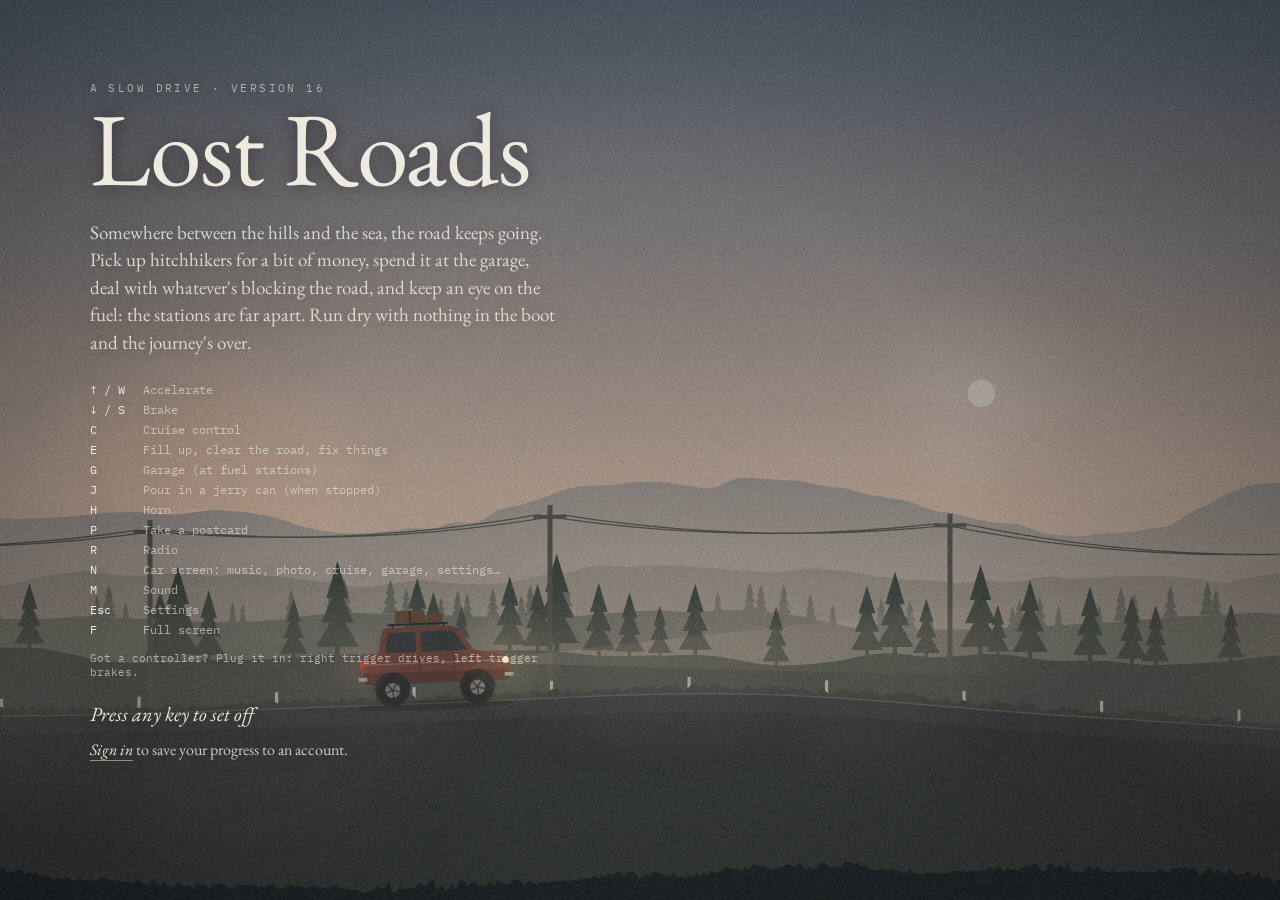
<file: index.html>
<!doctype html>
<html lang="en">
<head>
  <meta charset="utf-8">
  <meta name="viewport" content="width=device-width, initial-scale=1, viewport-fit=cover">
  <title>Lost Roads</title>
  <meta name="description" content="A slow drive through the fog. No timer, no finish line.">
  <meta name="theme-color" content="#1b2026">
  <link rel="icon" href="favicon.svg" type="image/svg+xml">
  <link rel="apple-touch-icon" href="icons/icon-180.png">
  <link rel="manifest" href="manifest.webmanifest">
  <meta name="mobile-web-app-capable" content="yes">
  <meta name="apple-mobile-web-app-capable" content="yes">
  <meta name="apple-mobile-web-app-status-bar-style" content="black-translucent">
  <meta name="apple-mobile-web-app-title" content="Lost Roads">
  <meta name="format-detection" content="telephone=no">
  <link rel="preconnect" href="https://fonts.googleapis.com">
  <link rel="preconnect" href="https://fonts.gstatic.com" crossorigin>
  <link href="https://fonts.googleapis.com/css2?family=EB+Garamond:ital,wght@0,400;0,500;1,400&family=IBM+Plex+Mono:wght@400;500&display=swap" rel="stylesheet">
  <link rel="stylesheet" href="css/style.css?v=16">
</head>
<body class="game">
  <canvas id="scene" aria-label="A car driving along a foggy road"></canvas>
  <div id="flash"></div>

  <header class="hud hud-top">
    <div class="where">
      <div id="place" class="place"></div>
      <div id="region" class="meta"></div>
      <div id="passenger" class="meta passenger"></div>
    </div>
    <div class="odo">
      <button type="button" id="screenBtn" class="hud-link">Music</button>
      <button type="button" id="settingsBtn" class="hud-link">Settings</button>
    </div>
  </header>

  <footer class="hud hud-bottom">
    <div class="gauges">
      <div class="speedo" id="speedo" aria-label="Speedometer">
        <svg viewBox="0 0 120 120" aria-hidden="true">
          <circle cx="60" cy="60" r="57" class="sp-face"/>
          <g id="spTicks"></g>
          <text x="60" y="44" class="sp-unit">MPH</text>
          <text x="60" y="103" class="sp-cruise" id="spCruise">CRUISE</text>
          <g id="spNeedle"><line x1="60" y1="66" x2="60" y2="14" class="sp-needle"/></g>
          <circle cx="60" cy="60" r="4.5" class="sp-hub"/>
        </svg>
        <div class="odo-window" id="odo" aria-label="Odometer, miles"></div>
        <span id="speed" class="sr-only">0 mph</span>
        <span id="speedLabel" class="sr-only"></span>
        <span id="km" class="sr-only"></span>
      </div>
      <div class="gauge">
        <span class="meta">Fuel</span>
        <span class="bar"><i id="fuel"></i></span>
        <span id="nextFuel" class="sub"></span>
      </div>
      <div class="gauge">
        <span class="meta">Jerry cans</span>
        <span id="cans" class="cans"></span>
      </div>
      <div class="gauge">
        <span class="meta">Money</span>
        <span id="money" class="num">&pound;0</span>
      </div>
    </div>
    <div id="prompt" class="prompt"></div>
    <nav class="links">
      <a href="album.html" id="albumLink">Album</a>
      <a href="leaderboard.html" id="boardLink">Leaderboard</a>
      <button type="button" id="radioBtn">Radio off</button>
      <button type="button" id="soundBtn">Sound on</button>
    </nav>
  </footer>

  <section id="intro">
    <p class="kicker">A slow drive · Version 16</p>
    <h1>Lost Roads</h1>
    <p class="lede">Somewhere between the hills and the sea, the road keeps going. Pick up hitchhikers for a bit of money, spend it at the garage, deal with whatever's blocking the road, and keep an eye on the fuel: the stations are far apart. Run dry with nothing in the boot and the journey's over.</p>
    <dl class="keys touch-keys">
      <dt>Drive</dt><dd>Hold to go</dd>
      <dt>Brake</dt><dd>Hold to slow down</dd>
      <dt>Car screen</dt><dd>Music, photos, cruise, horn, settings and more</dd>
      <dt>Stop</dt><dd>Next to a hitchhiker to give them a lift</dd>
    </dl>
    <dl class="keys desk-keys">
      <dt>&uarr; / W</dt><dd>Accelerate</dd>
      <dt>&darr; / S</dt><dd>Brake</dd>
      <dt>C</dt><dd>Cruise control</dd>
      <dt>E</dt><dd>Fill up, clear the road, fix things</dd>
      <dt>G</dt><dd>Garage (at fuel stations)</dd>
      <dt>J</dt><dd>Pour in a jerry can (when stopped)</dd>
      <dt>H</dt><dd>Horn</dd>
      <dt>P</dt><dd>Take a postcard</dd>
      <dt>R</dt><dd>Radio</dd>
      <dt>N</dt><dd>Car screen: music, photo, cruise, garage, settings…</dd>
      <dt>M</dt><dd>Sound</dd>
      <dt>Esc</dt><dd>Settings</dd>
      <dt>F</dt><dd>Full screen</dd>
    </dl>
    <p class="gamepad-note desk-only">Got a controller? Plug it in: right trigger drives, left trigger brakes.</p>
    <p class="go"><span class="desktop-only">Press any key to set off</span><span class="touch-only">Tap to set off</span></p>
    <p id="resume" class="meta"></p>
    <p class="intro-acct" id="introAcct"></p>
    <p class="rotate-hint">Turn your phone sideways for a wider view of the road.</p>
  </section>

  <div id="touch" aria-hidden="true">
    <button type="button" data-act="brake">Brake</button>
    <div class="mid">
      <button type="button" data-act="action" class="small wide" hidden>Use can</button>
      <button type="button" data-act="action2" class="small wide" hidden>Garage</button>
    </div>
    <button type="button" data-act="go">Drive</button>
  </div>


  <div id="spotifyDock" aria-label="Spotify player">
    <div class="dock-head"><span class="meta">Radio · Spotify</span><button type="button" id="dockHide" class="dock-btn">Hide</button></div>
    <div id="spotifyEmbed"></div>
  </div>

  <button type="button" id="carplayBtn" class="carplay-side" aria-label="Open the car screen">
    <svg viewBox="0 0 24 24" aria-hidden="true"><rect x="4" y="4" width="6.5" height="6.5" rx="1.6"/><rect x="13.5" y="4" width="6.5" height="6.5" rx="1.6"/><rect x="4" y="13.5" width="6.5" height="6.5" rx="1.6"/><rect x="13.5" y="13.5" width="6.5" height="6.5" rx="1.6"/></svg>
    <span>Car screen</span>
  </button>

  <div id="carScreen" aria-hidden="true"></div>

  <aside id="settings" aria-hidden="true">
    <div class="sheet" role="dialog" aria-modal="true" aria-labelledby="settingsTitle">
      <header class="sheet-head">
        <div>
          <p class="kicker">Pulled over</p>
          <h2 id="settingsTitle">Settings</h2>
        </div>
        <button type="button" id="closeSettings" class="link">Back to the road</button>
      </header>


      <section id="accountSection">
        <h3>Account</h3>
        <div id="acctOut">
          <p class="note lead">Sign in to keep your progress and postcards safe, carry on from any phone or computer, and get your furthest journey on the <a href="leaderboard.html">leaderboard</a>.</p>
          <form id="acctForm" autocomplete="on">
            <label class="field"><span class="meta">Username</span><span class="field-row"><input type="text" id="acctUser" name="username" autocomplete="username" autocapitalize="none" spellcheck="false" maxlength="20"></span></label>
            <label class="field"><span class="meta">Password</span><span class="field-row"><input type="password" id="acctPass" name="password" autocomplete="current-password" maxlength="200"></span></label>
            <div class="acct-actions">
              <button type="submit" id="acctSignIn" class="link">Sign in</button>
              <button type="button" id="acctCreate" class="link">Create account</button>
            </div>
          </form>
          <p class="note error" id="acctError"></p>
          <p class="note small">There's no email address, so a forgotten password can't be reset. Pick one you'll remember.</p>
        </div>
        <div id="acctIn">
          <p class="acct-name">Signed in as <em id="acctName"></em></p>
          <p class="note" id="acctStatus">Your progress saves to your account automatically.</p>
          <div class="acct-actions">
            <a href="leaderboard.html" class="link">Leaderboard</a>
            <button type="button" id="acctSave" class="link">Save now</button>
            <button type="button" id="acctSignOut" class="link">Sign out</button>
          </div>
        </div>
      </section>
      <section id="feedbackSection" class="jt-fb-link" style="display:none">
        <h3>Feedback</h3>
        <p class="note">An idea, or something not working? Tell me.</p>
        <div class="acct-actions">
          <button type="button" id="feedbackBtn" class="link">Send feedback</button>
        </div>
      </section>
      <section>
        <h3>Engine</h3>
        <div class="choices" id="engineChoices">
          <label><input type="radio" name="engine" value="petrol"><span class="name">Old petrol</span><span class="desc">The estate's own four-cylinder. Warm, a little tired.</span></label>
          <label><input type="radio" name="engine" value="diesel"><span class="name">Farm diesel</span><span class="desc">A low clatter, like a Land Rover on a cold morning.</span></label>
          <label><input type="radio" name="engine" value="twostroke"><span class="name">Two-stroke</span><span class="desc">Thin and buzzy, like a moped that's been pushed too hard.</span></label>
          <label><input type="radio" name="engine" value="electric"><span class="name">Electric</span><span class="desc">A soft rising whine. Silent when you stop.</span></label>
          <label><input type="radio" name="engine" value="off"><span class="name">No engine</span><span class="desc">Just the road, the wind and the rain.</span></label>
        </div>
        <label class="slider"><span class="meta">Engine volume</span><input type="range" id="engineVol" min="0" max="1" step="0.05"></label>
      </section>

      <section>
        <h3>Radio</h3>
        <div class="choices" id="radioChoices">
          <label><input type="radio" name="radio" value="off"><span class="name">Off</span><span class="desc">Nothing playing.</span></label>
          <label><input type="radio" name="radio" value="builtin"><span class="name">Car radio</span><span class="desc">Slow, hazy chords that drift along with you.</span></label>
          <label><input type="radio" name="radio" value="spotify"><span class="name">A Spotify link</span><span class="desc">Paste any playlist, album or song. Works for everyone.</span></label>
          <label><input type="radio" name="radio" value="account"><span class="name">Your Spotify account</span><span class="desc">Connect Spotify Premium and pick music on the car screen.</span></label>
        </div>
        <div id="accountRadioBox">
          <p class="note" id="spAcctText"></p>
          <div class="acct-actions">
            <button type="button" id="spOpenScreen" class="link">Open car screen</button>
            <button type="button" id="spDisconnect" class="link">Disconnect Spotify</button>
          </div>
        </div>
        <div id="spotifyBox">
          <label class="field">
            <span class="meta">Spotify link</span>
            <span class="field-row">
              <input type="text" id="spotifyLink" inputmode="url" autocomplete="off" spellcheck="false" placeholder="https://open.spotify.com/playlist/...">
              <button type="button" id="spotifyLoad" class="link">Play</button>
            </span>
          </label>
          <p class="note">In Spotify, open a playlist, album or song, choose <em>Share</em> and then <em>Copy link</em>, and paste it here. If you're logged in to Spotify in this browser you'll usually hear full songs. If not, Spotify plays 30-second previews. If nothing starts, press play on the Spotify player.</p>
          <p class="note error" id="spotifyError"></p>
        </div>
        <label class="slider" id="radioVolRow"><span class="meta">Car radio volume</span><input type="range" id="radioVol" min="0" max="1" step="0.05"></label>
      </section>

      <section id="rainSection">
        <h3>Rain</h3>
        <div class="choices" id="rainChoices">
          <label><input type="radio" name="rain" value="patter"><span class="name">Gentle patter</span><span class="desc">Soft, steady and close by, like rain on a tent.</span></label>
          <label><input type="radio" name="rain" value="downpour"><span class="name">Heavy downpour</span><span class="desc">Deep and roaring, with fat drops hitting the glass.</span></label>
          <label><input type="radio" name="rain" value="roof"><span class="name">Rain on the roof</span><span class="desc">Hollow drumming on the car roof, close and cosy.</span></label>
          <label><input type="radio" name="rain" value="off"><span class="name">No rain sound</span><span class="desc">You'll still see it.</span></label>
        </div>
        <label class="slider"><span class="meta">Rain volume</span><input type="range" id="rainVol" min="0" max="1" step="0.05"></label>
        <p class="note small">Choosing a style plays a short preview, even when it isn't raining.</p>
      </section>

      <section id="displaySection">
        <h3>Display</h3>
        <label class="check"><input type="checkbox" id="fullscreenToggle"><span class="name">Full screen</span><span class="desc">Hide the browser around the game.</span></label>
        <label class="check"><input type="checkbox" id="lowPower"><span class="name">Battery saver</span><span class="desc">Draws at a lower resolution with less rain. Smoother on older phones.</span></label>
        <p class="note small install-tip">On iPhone, tap <em>Share</em> then <em>Add to Home Screen</em> to play full screen like an app.</p>
      </section>

      <section>
        <h3>Sound</h3>
        <label class="check"><input type="checkbox" id="soundAll"><span class="name">Game sound on</span><span class="desc">Engine, road, rain and the car radio. Spotify has its own volume on its player.</span></label>
      </section>
    </div>
  </aside>

  <div id="caption" aria-live="polite"></div>

  <div id="minigame" aria-hidden="true"></div>

  <aside id="garage" aria-hidden="true">
    <div class="g-card" role="dialog" aria-labelledby="garageTitle">
      <header class="g-head">
        <div>
          <p class="kicker">Fuel station</p>
          <h2 id="garageTitle">The garage</h2>
        </div>
        <p class="g-money"><span class="meta">Money</span> <span id="garageMoney"></span></p>
      </header>
      <div id="garageList"></div>
      <button type="button" id="garageClose" class="link g-close">Back to the road</button>
    </div>
  </aside>

  <section id="gameover" aria-live="assertive">
    <div class="over-inner">
      <p class="kicker">End of the road</p>
      <h2>Out of fuel</h2>
      <p id="overText" class="over-text"></p>
      <dl id="overStats" class="over-stats"></dl>
      <button type="button" id="restartBtn" class="over-btn">Start a new journey</button>
      <a href="leaderboard.html" class="over-link" id="overBoard">See the leaderboard</a>
      <p class="meta over-note">Your postcards stay in your album.</p>
    </div>
  </section>

  <div id="toast" role="status" aria-live="polite"></div>

  <script src="js/shared.js?v=16"></script>
  <script src="js/audio.js?v=16"></script>
  <script src="js/spotify.js?v=16"></script>
  <script src="js/account.js?v=16"></script>
  <script src="js/spotify-config.js?v=16"></script>
  <script src="js/spotify-account.js?v=16"></script>
  <script src="js/carscreen.js?v=16"></script>
  <script src="js/minigames.js?v=16"></script>
  <script src="js/game.js?v=16"></script>
  <script src="js/jt-stats.js?v=5" defer></script>
</body>
</html>
</file>
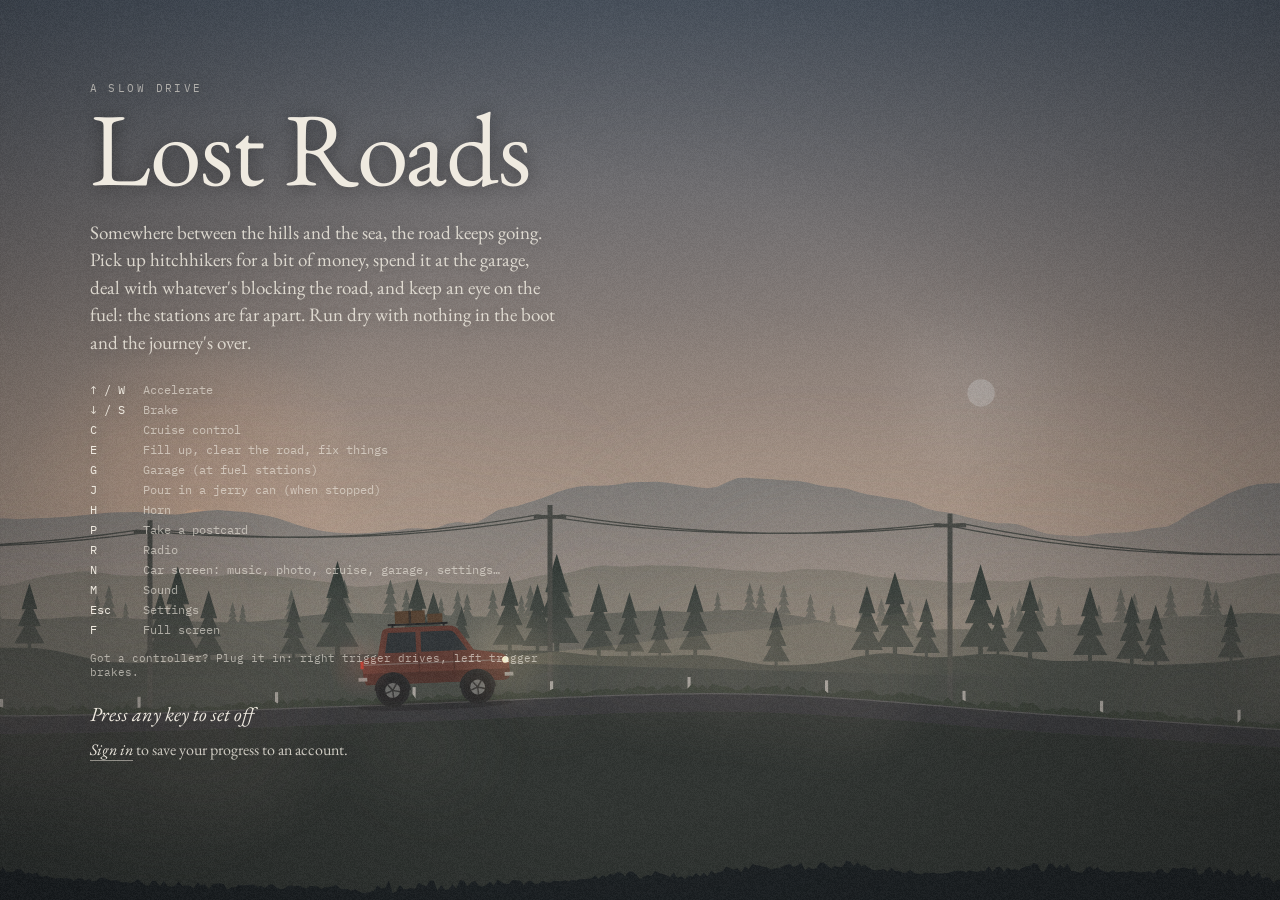
<file: lost-roads 2/index.html>
<!doctype html>
<html lang="en">
<head>
  <meta charset="utf-8">
  <meta name="viewport" content="width=device-width, initial-scale=1, viewport-fit=cover">
  <title>Lost Roads</title>
  <meta name="description" content="A slow drive through the fog. No timer, no finish line.">
  <meta name="theme-color" content="#1b2026">
  <link rel="icon" href="favicon.svg" type="image/svg+xml">
  <link rel="apple-touch-icon" href="icons/icon-180.png">
  <link rel="manifest" href="manifest.webmanifest">
  <meta name="mobile-web-app-capable" content="yes">
  <meta name="apple-mobile-web-app-capable" content="yes">
  <meta name="apple-mobile-web-app-status-bar-style" content="black-translucent">
  <meta name="apple-mobile-web-app-title" content="Lost Roads">
  <meta name="format-detection" content="telephone=no">
  <link rel="preconnect" href="https://fonts.googleapis.com">
  <link rel="preconnect" href="https://fonts.gstatic.com" crossorigin>
  <link href="https://fonts.googleapis.com/css2?family=EB+Garamond:ital,wght@0,400;0,500;1,400&family=IBM+Plex+Mono:wght@400;500&display=swap" rel="stylesheet">
  <link rel="stylesheet" href="css/style.css">
</head>
<body class="game">
  <canvas id="scene" aria-label="A car driving along a foggy road"></canvas>
  <div id="flash"></div>

  <header class="hud hud-top">
    <div class="where">
      <div id="place" class="place"></div>
      <div id="region" class="meta"></div>
      <div id="passenger" class="meta passenger"></div>
    </div>
    <div class="odo">
      <button type="button" id="screenBtn" class="hud-link">Music</button>
      <button type="button" id="settingsBtn" class="hud-link">Settings</button>
    </div>
  </header>

  <footer class="hud hud-bottom">
    <div class="gauges">
      <div class="speedo" id="speedo" aria-label="Speedometer">
        <svg viewBox="0 0 120 120" aria-hidden="true">
          <circle cx="60" cy="60" r="57" class="sp-face"/>
          <g id="spTicks"></g>
          <text x="60" y="44" class="sp-unit">MPH</text>
          <text x="60" y="103" class="sp-cruise" id="spCruise">CRUISE</text>
          <g id="spNeedle"><line x1="60" y1="66" x2="60" y2="14" class="sp-needle"/></g>
          <circle cx="60" cy="60" r="4.5" class="sp-hub"/>
        </svg>
        <div class="odo-window" id="odo" aria-label="Odometer, miles"></div>
        <span id="speed" class="sr-only">0 mph</span>
        <span id="speedLabel" class="sr-only"></span>
        <span id="km" class="sr-only"></span>
      </div>
      <div class="gauge">
        <span class="meta">Fuel</span>
        <span class="bar"><i id="fuel"></i></span>
        <span id="nextFuel" class="sub"></span>
      </div>
      <div class="gauge">
        <span class="meta">Jerry cans</span>
        <span id="cans" class="cans"></span>
      </div>
      <div class="gauge">
        <span class="meta">Money</span>
        <span id="money" class="num">&pound;0</span>
      </div>
    </div>
    <div id="prompt" class="prompt"></div>
    <nav class="links">
      <a href="album.html" id="albumLink">Album</a>
      <a href="leaderboard.html" id="boardLink">Leaderboard</a>
      <button type="button" id="radioBtn">Radio off</button>
      <button type="button" id="soundBtn">Sound on</button>
    </nav>
  </footer>

  <section id="intro">
    <p class="kicker">A slow drive</p>
    <h1>Lost Roads</h1>
    <p class="lede">Somewhere between the hills and the sea, the road keeps going. Pick up hitchhikers for a bit of money, spend it at the garage, deal with whatever's blocking the road, and keep an eye on the fuel: the stations are far apart. Run dry with nothing in the boot and the journey's over.</p>
    <dl class="keys touch-keys">
      <dt>Drive</dt><dd>Hold to go</dd>
      <dt>Brake</dt><dd>Hold to slow down</dd>
      <dt>Car screen</dt><dd>Music, photos, cruise, horn, settings and more</dd>
      <dt>Stop</dt><dd>Next to a hitchhiker to give them a lift</dd>
    </dl>
    <dl class="keys desk-keys">
      <dt>&uarr; / W</dt><dd>Accelerate</dd>
      <dt>&darr; / S</dt><dd>Brake</dd>
      <dt>C</dt><dd>Cruise control</dd>
      <dt>E</dt><dd>Fill up, clear the road, fix things</dd>
      <dt>G</dt><dd>Garage (at fuel stations)</dd>
      <dt>J</dt><dd>Pour in a jerry can (when stopped)</dd>
      <dt>H</dt><dd>Horn</dd>
      <dt>P</dt><dd>Take a postcard</dd>
      <dt>R</dt><dd>Radio</dd>
      <dt>N</dt><dd>Car screen: music, photo, cruise, garage, settings…</dd>
      <dt>M</dt><dd>Sound</dd>
      <dt>Esc</dt><dd>Settings</dd>
      <dt>F</dt><dd>Full screen</dd>
    </dl>
    <p class="gamepad-note desk-only">Got a controller? Plug it in: right trigger drives, left trigger brakes.</p>
    <p class="go"><span class="desktop-only">Press any key to set off</span><span class="touch-only">Tap to set off</span></p>
    <p id="resume" class="meta"></p>
    <p class="intro-acct" id="introAcct"></p>
    <p class="rotate-hint">Turn your phone sideways for a wider view of the road.</p>
  </section>

  <div id="touch" aria-hidden="true">
    <button type="button" data-act="brake">Brake</button>
    <div class="mid">
      <button type="button" data-act="action" class="small wide" hidden>Use can</button>
      <button type="button" data-act="action2" class="small wide" hidden>Garage</button>
    </div>
    <button type="button" data-act="go">Drive</button>
  </div>


  <div id="spotifyDock" aria-label="Spotify player">
    <div class="dock-head"><span class="meta">Radio · Spotify</span><button type="button" id="dockHide" class="dock-btn">Hide</button></div>
    <div id="spotifyEmbed"></div>
  </div>

  <button type="button" id="carplayBtn" class="carplay-side" aria-label="Open the car screen">
    <svg viewBox="0 0 24 24" aria-hidden="true"><rect x="4" y="4" width="6.5" height="6.5" rx="1.6"/><rect x="13.5" y="4" width="6.5" height="6.5" rx="1.6"/><rect x="4" y="13.5" width="6.5" height="6.5" rx="1.6"/><rect x="13.5" y="13.5" width="6.5" height="6.5" rx="1.6"/></svg>
    <span>Car screen</span>
  </button>

  <div id="carScreen" aria-hidden="true"></div>

  <aside id="settings" aria-hidden="true">
    <div class="sheet" role="dialog" aria-modal="true" aria-labelledby="settingsTitle">
      <header class="sheet-head">
        <div>
          <p class="kicker">Pulled over</p>
          <h2 id="settingsTitle">Settings</h2>
        </div>
        <button type="button" id="closeSettings" class="link">Back to the road</button>
      </header>


      <section id="accountSection">
        <h3>Account</h3>
        <div id="acctOut">
          <p class="note lead">Sign in to keep your progress and postcards safe, carry on from any phone or computer, and get your furthest journey on the <a href="leaderboard.html">leaderboard</a>.</p>
          <form id="acctForm" autocomplete="on">
            <label class="field"><span class="meta">Username</span><span class="field-row"><input type="text" id="acctUser" name="username" autocomplete="username" autocapitalize="none" spellcheck="false" maxlength="20"></span></label>
            <label class="field"><span class="meta">Password</span><span class="field-row"><input type="password" id="acctPass" name="password" autocomplete="current-password" maxlength="200"></span></label>
            <div class="acct-actions">
              <button type="submit" id="acctSignIn" class="link">Sign in</button>
              <button type="button" id="acctCreate" class="link">Create account</button>
            </div>
          </form>
          <p class="note error" id="acctError"></p>
          <p class="note small">There's no email address, so a forgotten password can't be reset. Pick one you'll remember.</p>
        </div>
        <div id="acctIn">
          <p class="acct-name">Signed in as <em id="acctName"></em></p>
          <p class="note" id="acctStatus">Your progress saves to your account automatically.</p>
          <div class="acct-actions">
            <a href="leaderboard.html" class="link">Leaderboard</a>
            <button type="button" id="acctSave" class="link">Save now</button>
            <button type="button" id="acctSignOut" class="link">Sign out</button>
          </div>
        </div>
      </section>
      <section>
        <h3>Engine</h3>
        <div class="choices" id="engineChoices">
          <label><input type="radio" name="engine" value="petrol"><span class="name">Old petrol</span><span class="desc">The estate's own four-cylinder. Warm, a little tired.</span></label>
          <label><input type="radio" name="engine" value="diesel"><span class="name">Farm diesel</span><span class="desc">A low clatter, like a Land Rover on a cold morning.</span></label>
          <label><input type="radio" name="engine" value="twostroke"><span class="name">Two-stroke</span><span class="desc">Thin and buzzy, like a moped that's been pushed too hard.</span></label>
          <label><input type="radio" name="engine" value="electric"><span class="name">Electric</span><span class="desc">A soft rising whine. Silent when you stop.</span></label>
          <label><input type="radio" name="engine" value="off"><span class="name">No engine</span><span class="desc">Just the road, the wind and the rain.</span></label>
        </div>
        <label class="slider"><span class="meta">Engine volume</span><input type="range" id="engineVol" min="0" max="1" step="0.05"></label>
      </section>

      <section>
        <h3>Radio</h3>
        <div class="choices" id="radioChoices">
          <label><input type="radio" name="radio" value="off"><span class="name">Off</span><span class="desc">Nothing playing.</span></label>
          <label><input type="radio" name="radio" value="builtin"><span class="name">Car radio</span><span class="desc">Slow, hazy chords that drift along with you.</span></label>
          <label><input type="radio" name="radio" value="spotify"><span class="name">A Spotify link</span><span class="desc">Paste any playlist, album or song. Works for everyone.</span></label>
          <label><input type="radio" name="radio" value="account"><span class="name">Your Spotify account</span><span class="desc">Connect Spotify Premium and pick music on the car screen.</span></label>
        </div>
        <div id="accountRadioBox">
          <p class="note" id="spAcctText"></p>
          <div class="acct-actions">
            <button type="button" id="spOpenScreen" class="link">Open car screen</button>
            <button type="button" id="spDisconnect" class="link">Disconnect Spotify</button>
          </div>
        </div>
        <div id="spotifyBox">
          <label class="field">
            <span class="meta">Spotify link</span>
            <span class="field-row">
              <input type="text" id="spotifyLink" inputmode="url" autocomplete="off" spellcheck="false" placeholder="https://open.spotify.com/playlist/...">
              <button type="button" id="spotifyLoad" class="link">Play</button>
            </span>
          </label>
          <p class="note">In Spotify, open a playlist, album or song, choose <em>Share</em> and then <em>Copy link</em>, and paste it here. If you're logged in to Spotify in this browser you'll usually hear full songs. If not, Spotify plays 30-second previews. If nothing starts, press play on the Spotify player.</p>
          <p class="note error" id="spotifyError"></p>
        </div>
        <label class="slider" id="radioVolRow"><span class="meta">Car radio volume</span><input type="range" id="radioVol" min="0" max="1" step="0.05"></label>
      </section>

      <section id="rainSection">
        <h3>Rain</h3>
        <div class="choices" id="rainChoices">
          <label><input type="radio" name="rain" value="patter"><span class="name">Gentle patter</span><span class="desc">Soft, steady and close by, like rain on a tent.</span></label>
          <label><input type="radio" name="rain" value="downpour"><span class="name">Heavy downpour</span><span class="desc">Deep and roaring, with fat drops hitting the glass.</span></label>
          <label><input type="radio" name="rain" value="roof"><span class="name">Rain on the roof</span><span class="desc">Hollow drumming on the car roof, close and cosy.</span></label>
          <label><input type="radio" name="rain" value="off"><span class="name">No rain sound</span><span class="desc">You'll still see it.</span></label>
        </div>
        <label class="slider"><span class="meta">Rain volume</span><input type="range" id="rainVol" min="0" max="1" step="0.05"></label>
        <p class="note small">Choosing a style plays a short preview, even when it isn't raining.</p>
      </section>

      <section id="displaySection">
        <h3>Display</h3>
        <label class="check"><input type="checkbox" id="fullscreenToggle"><span class="name">Full screen</span><span class="desc">Hide the browser around the game.</span></label>
        <label class="check"><input type="checkbox" id="lowPower"><span class="name">Battery saver</span><span class="desc">Draws at a lower resolution with less rain. Smoother on older phones.</span></label>
        <p class="note small install-tip">On iPhone, tap <em>Share</em> then <em>Add to Home Screen</em> to play full screen like an app.</p>
      </section>

      <section>
        <h3>Sound</h3>
        <label class="check"><input type="checkbox" id="soundAll"><span class="name">Game sound on</span><span class="desc">Engine, road, rain and the car radio. Spotify has its own volume on its player.</span></label>
      </section>
    </div>
  </aside>

  <div id="caption" aria-live="polite"></div>

  <div id="minigame" aria-hidden="true"></div>

  <aside id="garage" aria-hidden="true">
    <div class="g-card" role="dialog" aria-labelledby="garageTitle">
      <header class="g-head">
        <div>
          <p class="kicker">Fuel station</p>
          <h2 id="garageTitle">The garage</h2>
        </div>
        <p class="g-money"><span class="meta">Money</span> <span id="garageMoney"></span></p>
      </header>
      <div id="garageList"></div>
      <button type="button" id="garageClose" class="link g-close">Back to the road</button>
    </div>
  </aside>

  <section id="gameover" aria-live="assertive">
    <div class="over-inner">
      <p class="kicker">End of the road</p>
      <h2>Out of fuel</h2>
      <p id="overText" class="over-text"></p>
      <dl id="overStats" class="over-stats"></dl>
      <button type="button" id="restartBtn" class="over-btn">Start a new journey</button>
      <a href="leaderboard.html" class="over-link" id="overBoard">See the leaderboard</a>
      <p class="meta over-note">Your postcards stay in your album.</p>
    </div>
  </section>

  <div id="toast" role="status" aria-live="polite"></div>

  <script src="js/shared.js"></script>
  <script src="js/audio.js"></script>
  <script src="js/spotify.js"></script>
  <script src="js/supabase-config.js"></script>
  <script src="js/account.js"></script>
  <script src="js/spotify-config.js"></script>
  <script src="js/spotify-account.js"></script>
  <script src="js/carscreen.js"></script>
  <script src="js/minigames.js"></script>
  <script src="js/game.js"></script>
</body>
</html>
</file>
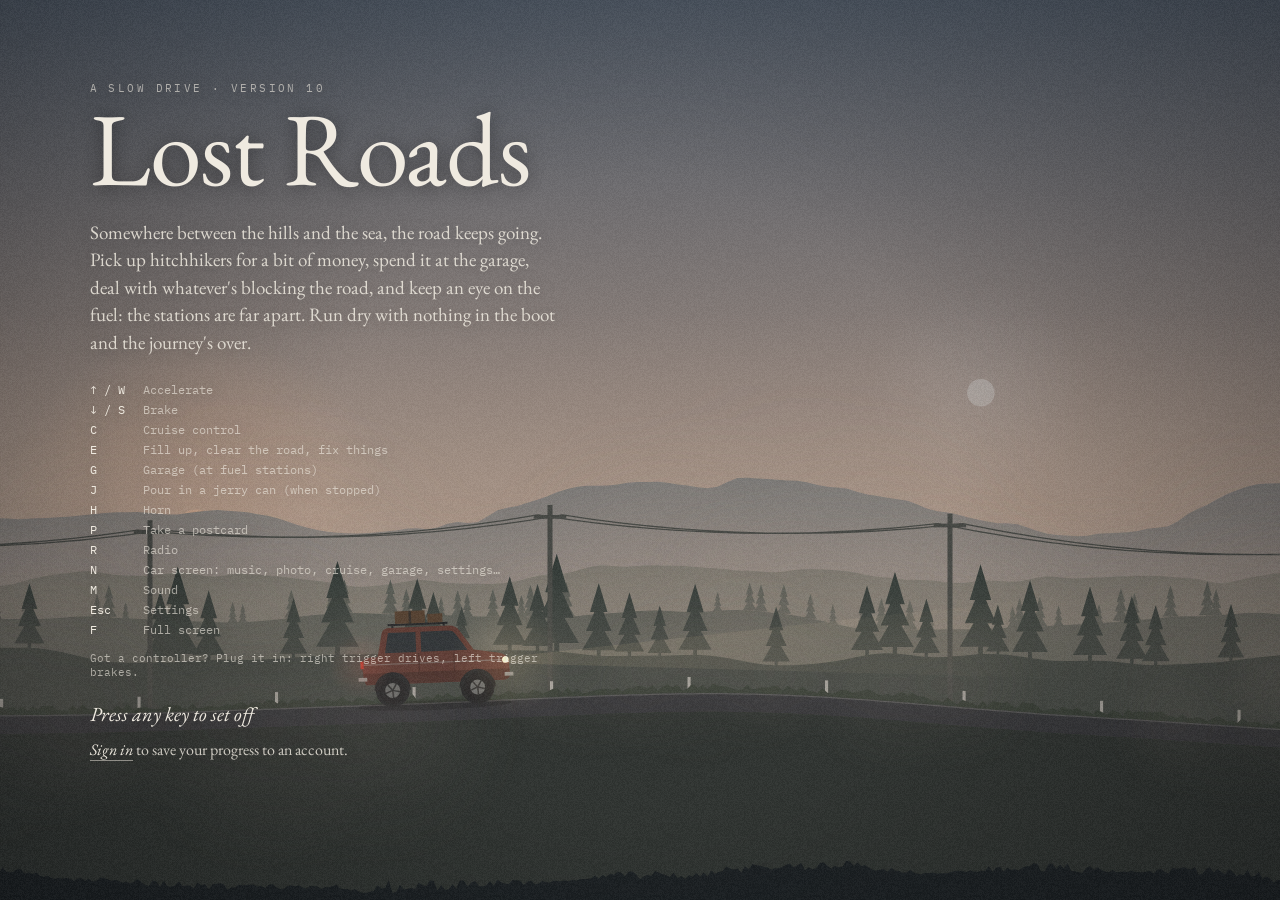
<file: lost-roads/index.html>
<!doctype html>
<html lang="en">
<head>
  <meta charset="utf-8">
  <meta name="viewport" content="width=device-width, initial-scale=1, viewport-fit=cover">
  <title>Lost Roads</title>
  <meta name="description" content="A slow drive through the fog. No timer, no finish line.">
  <meta name="theme-color" content="#1b2026">
  <link rel="icon" href="favicon.svg" type="image/svg+xml">
  <link rel="apple-touch-icon" href="icons/icon-180.png">
  <link rel="manifest" href="manifest.webmanifest">
  <meta name="mobile-web-app-capable" content="yes">
  <meta name="apple-mobile-web-app-capable" content="yes">
  <meta name="apple-mobile-web-app-status-bar-style" content="black-translucent">
  <meta name="apple-mobile-web-app-title" content="Lost Roads">
  <meta name="format-detection" content="telephone=no">
  <link rel="preconnect" href="https://fonts.googleapis.com">
  <link rel="preconnect" href="https://fonts.gstatic.com" crossorigin>
  <link href="https://fonts.googleapis.com/css2?family=EB+Garamond:ital,wght@0,400;0,500;1,400&family=IBM+Plex+Mono:wght@400;500&display=swap" rel="stylesheet">
  <link rel="stylesheet" href="css/style.css?v=10">
</head>
<body class="game">
  <canvas id="scene" aria-label="A car driving along a foggy road"></canvas>
  <div id="flash"></div>

  <header class="hud hud-top">
    <div class="where">
      <div id="place" class="place"></div>
      <div id="region" class="meta"></div>
      <div id="passenger" class="meta passenger"></div>
    </div>
    <div class="odo">
      <button type="button" id="screenBtn" class="hud-link">Music</button>
      <button type="button" id="settingsBtn" class="hud-link">Settings</button>
    </div>
  </header>

  <footer class="hud hud-bottom">
    <div class="gauges">
      <div class="speedo" id="speedo" aria-label="Speedometer">
        <svg viewBox="0 0 120 120" aria-hidden="true">
          <circle cx="60" cy="60" r="57" class="sp-face"/>
          <g id="spTicks"></g>
          <text x="60" y="44" class="sp-unit">MPH</text>
          <text x="60" y="103" class="sp-cruise" id="spCruise">CRUISE</text>
          <g id="spNeedle"><line x1="60" y1="66" x2="60" y2="14" class="sp-needle"/></g>
          <circle cx="60" cy="60" r="4.5" class="sp-hub"/>
        </svg>
        <div class="odo-window" id="odo" aria-label="Odometer, miles"></div>
        <span id="speed" class="sr-only">0 mph</span>
        <span id="speedLabel" class="sr-only"></span>
        <span id="km" class="sr-only"></span>
      </div>
      <div class="gauge">
        <span class="meta">Fuel</span>
        <span class="bar"><i id="fuel"></i></span>
        <span id="nextFuel" class="sub"></span>
      </div>
      <div class="gauge">
        <span class="meta">Jerry cans</span>
        <span id="cans" class="cans"></span>
      </div>
      <div class="gauge">
        <span class="meta">Money</span>
        <span id="money" class="num">&pound;0</span>
      </div>
    </div>
    <div id="prompt" class="prompt"></div>
    <nav class="links">
      <a href="album.html" id="albumLink">Album</a>
      <a href="leaderboard.html" id="boardLink">Leaderboard</a>
      <button type="button" id="radioBtn">Radio off</button>
      <button type="button" id="soundBtn">Sound on</button>
    </nav>
  </footer>

  <section id="intro">
    <p class="kicker">A slow drive · Version 10</p>
    <h1>Lost Roads</h1>
    <p class="lede">Somewhere between the hills and the sea, the road keeps going. Pick up hitchhikers for a bit of money, spend it at the garage, deal with whatever's blocking the road, and keep an eye on the fuel: the stations are far apart. Run dry with nothing in the boot and the journey's over.</p>
    <dl class="keys touch-keys">
      <dt>Drive</dt><dd>Hold to go</dd>
      <dt>Brake</dt><dd>Hold to slow down</dd>
      <dt>Car screen</dt><dd>Music, photos, cruise, horn, settings and more</dd>
      <dt>Stop</dt><dd>Next to a hitchhiker to give them a lift</dd>
    </dl>
    <dl class="keys desk-keys">
      <dt>&uarr; / W</dt><dd>Accelerate</dd>
      <dt>&darr; / S</dt><dd>Brake</dd>
      <dt>C</dt><dd>Cruise control</dd>
      <dt>E</dt><dd>Fill up, clear the road, fix things</dd>
      <dt>G</dt><dd>Garage (at fuel stations)</dd>
      <dt>J</dt><dd>Pour in a jerry can (when stopped)</dd>
      <dt>H</dt><dd>Horn</dd>
      <dt>P</dt><dd>Take a postcard</dd>
      <dt>R</dt><dd>Radio</dd>
      <dt>N</dt><dd>Car screen: music, photo, cruise, garage, settings…</dd>
      <dt>M</dt><dd>Sound</dd>
      <dt>Esc</dt><dd>Settings</dd>
      <dt>F</dt><dd>Full screen</dd>
    </dl>
    <p class="gamepad-note desk-only">Got a controller? Plug it in: right trigger drives, left trigger brakes.</p>
    <p class="go"><span class="desktop-only">Press any key to set off</span><span class="touch-only">Tap to set off</span></p>
    <p id="resume" class="meta"></p>
    <p class="intro-acct" id="introAcct"></p>
    <p class="rotate-hint">Turn your phone sideways for a wider view of the road.</p>
  </section>

  <div id="touch" aria-hidden="true">
    <button type="button" data-act="brake">Brake</button>
    <div class="mid">
      <button type="button" data-act="action" class="small wide" hidden>Use can</button>
      <button type="button" data-act="action2" class="small wide" hidden>Garage</button>
    </div>
    <button type="button" data-act="go">Drive</button>
  </div>


  <div id="spotifyDock" aria-label="Spotify player">
    <div class="dock-head"><span class="meta">Radio · Spotify</span><button type="button" id="dockHide" class="dock-btn">Hide</button></div>
    <div id="spotifyEmbed"></div>
  </div>

  <button type="button" id="carplayBtn" class="carplay-side" aria-label="Open the car screen">
    <svg viewBox="0 0 24 24" aria-hidden="true"><rect x="4" y="4" width="6.5" height="6.5" rx="1.6"/><rect x="13.5" y="4" width="6.5" height="6.5" rx="1.6"/><rect x="4" y="13.5" width="6.5" height="6.5" rx="1.6"/><rect x="13.5" y="13.5" width="6.5" height="6.5" rx="1.6"/></svg>
    <span>Car screen</span>
  </button>

  <div id="carScreen" aria-hidden="true"></div>

  <aside id="settings" aria-hidden="true">
    <div class="sheet" role="dialog" aria-modal="true" aria-labelledby="settingsTitle">
      <header class="sheet-head">
        <div>
          <p class="kicker">Pulled over</p>
          <h2 id="settingsTitle">Settings</h2>
        </div>
        <button type="button" id="closeSettings" class="link">Back to the road</button>
      </header>


      <section id="accountSection">
        <h3>Account</h3>
        <div id="acctOut">
          <p class="note lead">Sign in to keep your progress and postcards safe, carry on from any phone or computer, and get your furthest journey on the <a href="leaderboard.html">leaderboard</a>.</p>
          <form id="acctForm" autocomplete="on">
            <label class="field"><span class="meta">Username</span><span class="field-row"><input type="text" id="acctUser" name="username" autocomplete="username" autocapitalize="none" spellcheck="false" maxlength="20"></span></label>
            <label class="field"><span class="meta">Password</span><span class="field-row"><input type="password" id="acctPass" name="password" autocomplete="current-password" maxlength="200"></span></label>
            <div class="acct-actions">
              <button type="submit" id="acctSignIn" class="link">Sign in</button>
              <button type="button" id="acctCreate" class="link">Create account</button>
            </div>
          </form>
          <p class="note error" id="acctError"></p>
          <p class="note small">There's no email address, so a forgotten password can't be reset. Pick one you'll remember.</p>
        </div>
        <div id="acctIn">
          <p class="acct-name">Signed in as <em id="acctName"></em></p>
          <p class="note" id="acctStatus">Your progress saves to your account automatically.</p>
          <div class="acct-actions">
            <a href="leaderboard.html" class="link">Leaderboard</a>
            <button type="button" id="acctSave" class="link">Save now</button>
            <button type="button" id="acctSignOut" class="link">Sign out</button>
          </div>
        </div>
      </section>
      <section>
        <h3>Engine</h3>
        <div class="choices" id="engineChoices">
          <label><input type="radio" name="engine" value="petrol"><span class="name">Old petrol</span><span class="desc">The estate's own four-cylinder. Warm, a little tired.</span></label>
          <label><input type="radio" name="engine" value="diesel"><span class="name">Farm diesel</span><span class="desc">A low clatter, like a Land Rover on a cold morning.</span></label>
          <label><input type="radio" name="engine" value="twostroke"><span class="name">Two-stroke</span><span class="desc">Thin and buzzy, like a moped that's been pushed too hard.</span></label>
          <label><input type="radio" name="engine" value="electric"><span class="name">Electric</span><span class="desc">A soft rising whine. Silent when you stop.</span></label>
          <label><input type="radio" name="engine" value="off"><span class="name">No engine</span><span class="desc">Just the road, the wind and the rain.</span></label>
        </div>
        <label class="slider"><span class="meta">Engine volume</span><input type="range" id="engineVol" min="0" max="1" step="0.05"></label>
      </section>

      <section>
        <h3>Radio</h3>
        <div class="choices" id="radioChoices">
          <label><input type="radio" name="radio" value="off"><span class="name">Off</span><span class="desc">Nothing playing.</span></label>
          <label><input type="radio" name="radio" value="builtin"><span class="name">Car radio</span><span class="desc">Slow, hazy chords that drift along with you.</span></label>
          <label><input type="radio" name="radio" value="spotify"><span class="name">A Spotify link</span><span class="desc">Paste any playlist, album or song. Works for everyone.</span></label>
          <label><input type="radio" name="radio" value="account"><span class="name">Your Spotify account</span><span class="desc">Connect Spotify Premium and pick music on the car screen.</span></label>
        </div>
        <div id="accountRadioBox">
          <p class="note" id="spAcctText"></p>
          <div class="acct-actions">
            <button type="button" id="spOpenScreen" class="link">Open car screen</button>
            <button type="button" id="spDisconnect" class="link">Disconnect Spotify</button>
          </div>
        </div>
        <div id="spotifyBox">
          <label class="field">
            <span class="meta">Spotify link</span>
            <span class="field-row">
              <input type="text" id="spotifyLink" inputmode="url" autocomplete="off" spellcheck="false" placeholder="https://open.spotify.com/playlist/...">
              <button type="button" id="spotifyLoad" class="link">Play</button>
            </span>
          </label>
          <p class="note">In Spotify, open a playlist, album or song, choose <em>Share</em> and then <em>Copy link</em>, and paste it here. If you're logged in to Spotify in this browser you'll usually hear full songs. If not, Spotify plays 30-second previews. If nothing starts, press play on the Spotify player.</p>
          <p class="note error" id="spotifyError"></p>
        </div>
        <label class="slider" id="radioVolRow"><span class="meta">Car radio volume</span><input type="range" id="radioVol" min="0" max="1" step="0.05"></label>
      </section>

      <section id="rainSection">
        <h3>Rain</h3>
        <div class="choices" id="rainChoices">
          <label><input type="radio" name="rain" value="patter"><span class="name">Gentle patter</span><span class="desc">Soft, steady and close by, like rain on a tent.</span></label>
          <label><input type="radio" name="rain" value="downpour"><span class="name">Heavy downpour</span><span class="desc">Deep and roaring, with fat drops hitting the glass.</span></label>
          <label><input type="radio" name="rain" value="roof"><span class="name">Rain on the roof</span><span class="desc">Hollow drumming on the car roof, close and cosy.</span></label>
          <label><input type="radio" name="rain" value="off"><span class="name">No rain sound</span><span class="desc">You'll still see it.</span></label>
        </div>
        <label class="slider"><span class="meta">Rain volume</span><input type="range" id="rainVol" min="0" max="1" step="0.05"></label>
        <p class="note small">Choosing a style plays a short preview, even when it isn't raining.</p>
      </section>

      <section id="displaySection">
        <h3>Display</h3>
        <label class="check"><input type="checkbox" id="fullscreenToggle"><span class="name">Full screen</span><span class="desc">Hide the browser around the game.</span></label>
        <label class="check"><input type="checkbox" id="lowPower"><span class="name">Battery saver</span><span class="desc">Draws at a lower resolution with less rain. Smoother on older phones.</span></label>
        <p class="note small install-tip">On iPhone, tap <em>Share</em> then <em>Add to Home Screen</em> to play full screen like an app.</p>
      </section>

      <section>
        <h3>Sound</h3>
        <label class="check"><input type="checkbox" id="soundAll"><span class="name">Game sound on</span><span class="desc">Engine, road, rain and the car radio. Spotify has its own volume on its player.</span></label>
      </section>
    </div>
  </aside>

  <div id="caption" aria-live="polite"></div>

  <div id="minigame" aria-hidden="true"></div>

  <aside id="garage" aria-hidden="true">
    <div class="g-card" role="dialog" aria-labelledby="garageTitle">
      <header class="g-head">
        <div>
          <p class="kicker">Fuel station</p>
          <h2 id="garageTitle">The garage</h2>
        </div>
        <p class="g-money"><span class="meta">Money</span> <span id="garageMoney"></span></p>
      </header>
      <div id="garageList"></div>
      <button type="button" id="garageClose" class="link g-close">Back to the road</button>
    </div>
  </aside>

  <section id="gameover" aria-live="assertive">
    <div class="over-inner">
      <p class="kicker">End of the road</p>
      <h2>Out of fuel</h2>
      <p id="overText" class="over-text"></p>
      <dl id="overStats" class="over-stats"></dl>
      <button type="button" id="restartBtn" class="over-btn">Start a new journey</button>
      <a href="leaderboard.html" class="over-link" id="overBoard">See the leaderboard</a>
      <p class="meta over-note">Your postcards stay in your album.</p>
    </div>
  </section>

  <div id="toast" role="status" aria-live="polite"></div>

  <script src="js/shared.js?v=10"></script>
  <script src="js/audio.js?v=10"></script>
  <script src="js/spotify.js?v=10"></script>
  <script src="js/supabase-config.js?v=10"></script>
  <script src="js/account.js?v=10"></script>
  <script src="js/spotify-config.js?v=10"></script>
  <script src="js/spotify-account.js?v=10"></script>
  <script src="js/carscreen.js?v=10"></script>
  <script src="js/minigames.js?v=10"></script>
  <script src="js/game.js?v=10"></script>
</body>
</html>
</file>
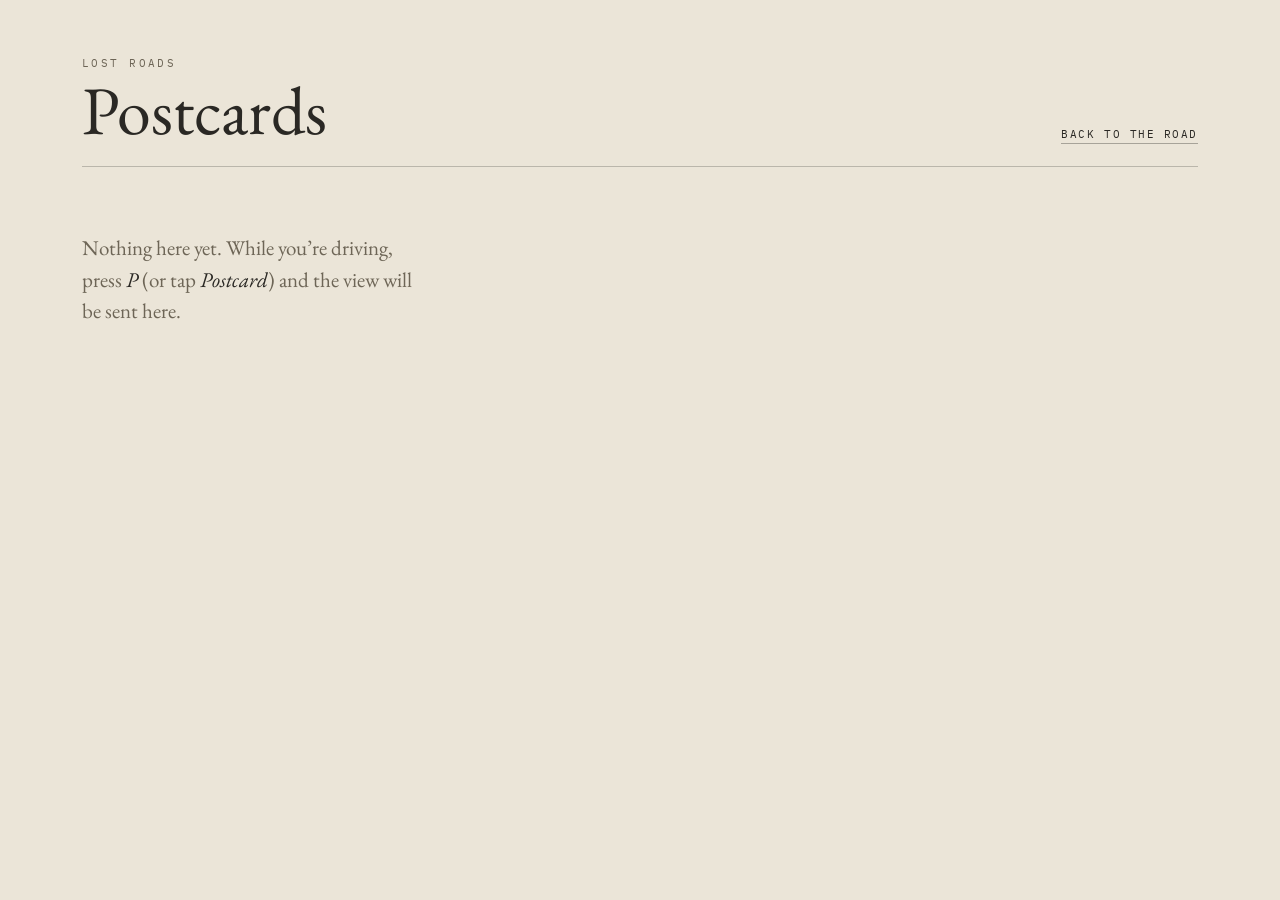
<file: album.html>
<!doctype html>
<html lang="en">
<head>
  <meta charset="utf-8">
  <meta name="viewport" content="width=device-width, initial-scale=1">
  <title>Postcards · Lost Roads</title>
  <meta name="theme-color" content="#ebe5d8">
  <link rel="icon" href="favicon.svg" type="image/svg+xml">
  <link rel="preconnect" href="https://fonts.googleapis.com">
  <link rel="preconnect" href="https://fonts.gstatic.com" crossorigin>
  <link href="https://fonts.googleapis.com/css2?family=EB+Garamond:ital,wght@0,400;0,500;1,400&family=IBM+Plex+Mono:wght@400;500&display=swap" rel="stylesheet">
  <link rel="stylesheet" href="css/style.css?v=16">
</head>
<body class="album">
  <main class="album-wrap">
    <header class="album-head">
      <div>
        <p class="kicker" id="count">Lost Roads</p>
        <h1>Postcards</h1>
      </div>
      <a href="index.html">Back to the road</a>
    </header>
    <section class="cards" id="cards"></section>
  </main>
  <script src="js/shared.js?v=16"></script>
  <script src="js/account.js?v=16"></script>
  <script src="js/album.js?v=16"></script>
  <script src="js/jt-stats.js?v=5" defer></script>
</body>
</html>
</file>
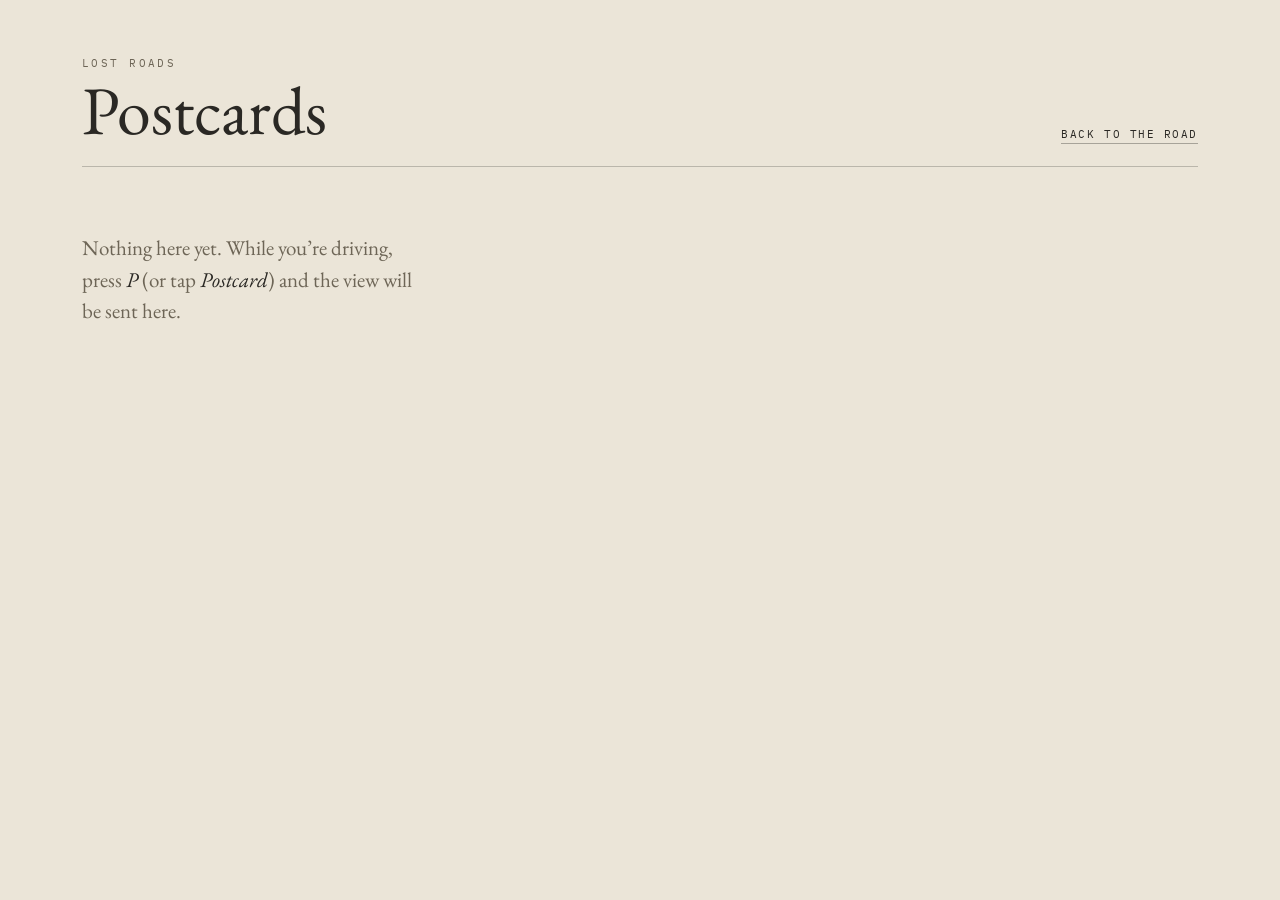
<file: lost-roads 2/album.html>
<!doctype html>
<html lang="en">
<head>
  <meta charset="utf-8">
  <meta name="viewport" content="width=device-width, initial-scale=1">
  <title>Postcards · Lost Roads</title>
  <meta name="theme-color" content="#ebe5d8">
  <link rel="icon" href="favicon.svg" type="image/svg+xml">
  <link rel="preconnect" href="https://fonts.googleapis.com">
  <link rel="preconnect" href="https://fonts.gstatic.com" crossorigin>
  <link href="https://fonts.googleapis.com/css2?family=EB+Garamond:ital,wght@0,400;0,500;1,400&family=IBM+Plex+Mono:wght@400;500&display=swap" rel="stylesheet">
  <link rel="stylesheet" href="css/style.css">
</head>
<body class="album">
  <main class="album-wrap">
    <header class="album-head">
      <div>
        <p class="kicker" id="count">Lost Roads</p>
        <h1>Postcards</h1>
      </div>
      <a href="index.html">Back to the road</a>
    </header>
    <section class="cards" id="cards"></section>
  </main>
  <script src="js/shared.js"></script>
  <script src="js/supabase-config.js"></script>
  <script src="js/account.js"></script>
  <script src="js/album.js"></script>
</body>
</html>
</file>
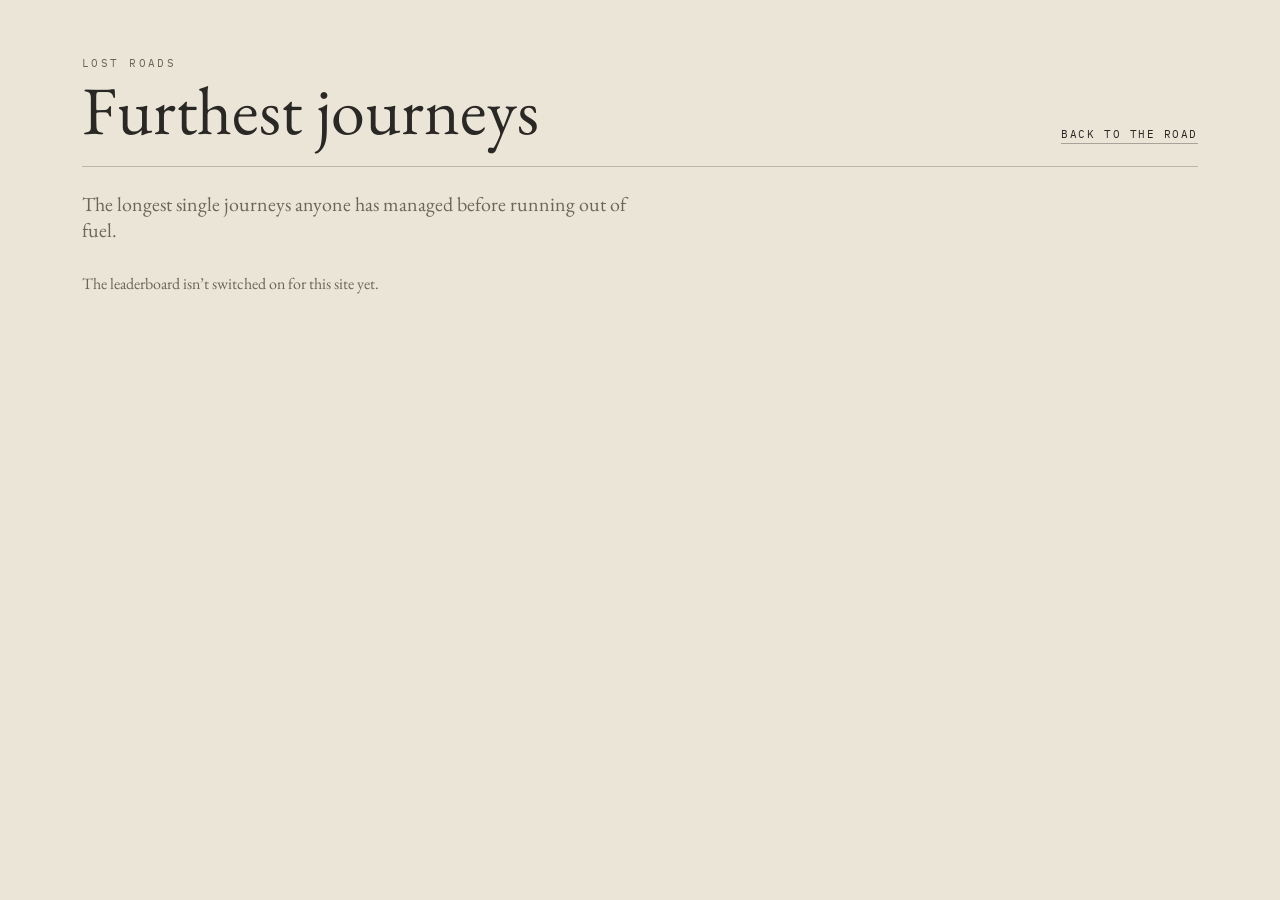
<file: lost-roads 2/leaderboard.html>
<!doctype html>
<html lang="en">
<head>
  <meta charset="utf-8">
  <meta name="viewport" content="width=device-width, initial-scale=1">
  <title>Furthest journeys · Lost Roads</title>
  <meta name="theme-color" content="#ebe5d8">
  <link rel="icon" href="favicon.svg" type="image/svg+xml">
  <link rel="preconnect" href="https://fonts.googleapis.com">
  <link rel="preconnect" href="https://fonts.gstatic.com" crossorigin>
  <link href="https://fonts.googleapis.com/css2?family=EB+Garamond:ital,wght@0,400;0,500;1,400&family=IBM+Plex+Mono:wght@400;500&display=swap" rel="stylesheet">
  <link rel="stylesheet" href="css/style.css">
</head>
<body class="album board">
  <main class="album-wrap">
    <header class="album-head">
      <div>
        <p class="kicker">Lost Roads</p>
        <h1>Furthest journeys</h1>
      </div>
      <a href="index.html">Back to the road</a>
    </header>
    <p class="board-intro" id="boardIntro">The longest single journeys anyone has managed before running out of fuel.</p>
    <ol class="board-list" id="board"></ol>
    <p class="board-note" id="boardNote"></p>
  </main>
  <script src="js/shared.js"></script>
  <script src="js/supabase-config.js"></script>
  <script src="js/account.js"></script>
  <script src="js/leaderboard.js"></script>
</body>
</html>
</file>
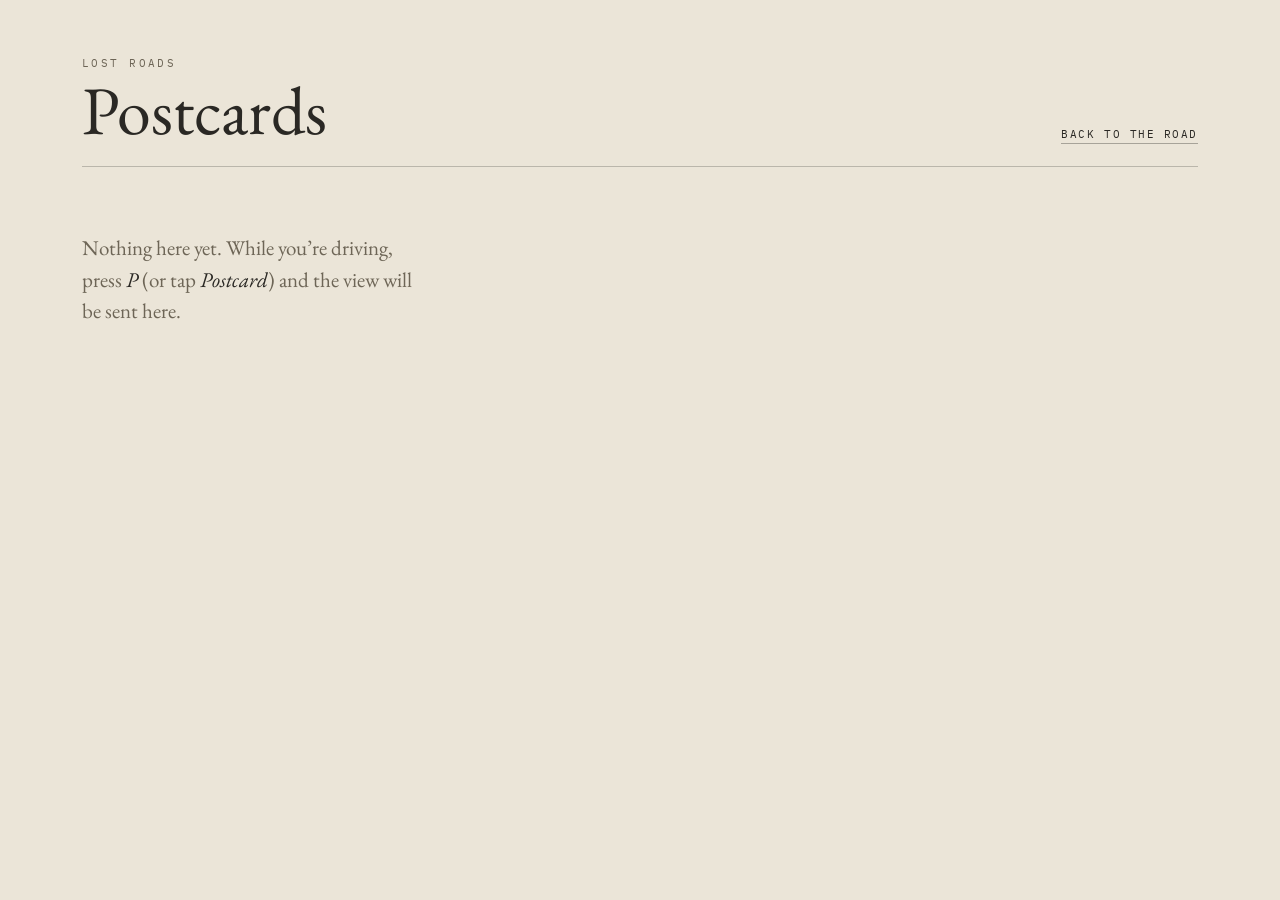
<file: lost-roads/album.html>
<!doctype html>
<html lang="en">
<head>
  <meta charset="utf-8">
  <meta name="viewport" content="width=device-width, initial-scale=1">
  <title>Postcards · Lost Roads</title>
  <meta name="theme-color" content="#ebe5d8">
  <link rel="icon" href="favicon.svg" type="image/svg+xml">
  <link rel="preconnect" href="https://fonts.googleapis.com">
  <link rel="preconnect" href="https://fonts.gstatic.com" crossorigin>
  <link href="https://fonts.googleapis.com/css2?family=EB+Garamond:ital,wght@0,400;0,500;1,400&family=IBM+Plex+Mono:wght@400;500&display=swap" rel="stylesheet">
  <link rel="stylesheet" href="css/style.css?v=10">
</head>
<body class="album">
  <main class="album-wrap">
    <header class="album-head">
      <div>
        <p class="kicker" id="count">Lost Roads</p>
        <h1>Postcards</h1>
      </div>
      <a href="index.html">Back to the road</a>
    </header>
    <section class="cards" id="cards"></section>
  </main>
  <script src="js/shared.js?v=10"></script>
  <script src="js/supabase-config.js?v=10"></script>
  <script src="js/account.js?v=10"></script>
  <script src="js/album.js?v=10"></script>
</body>
</html>
</file>
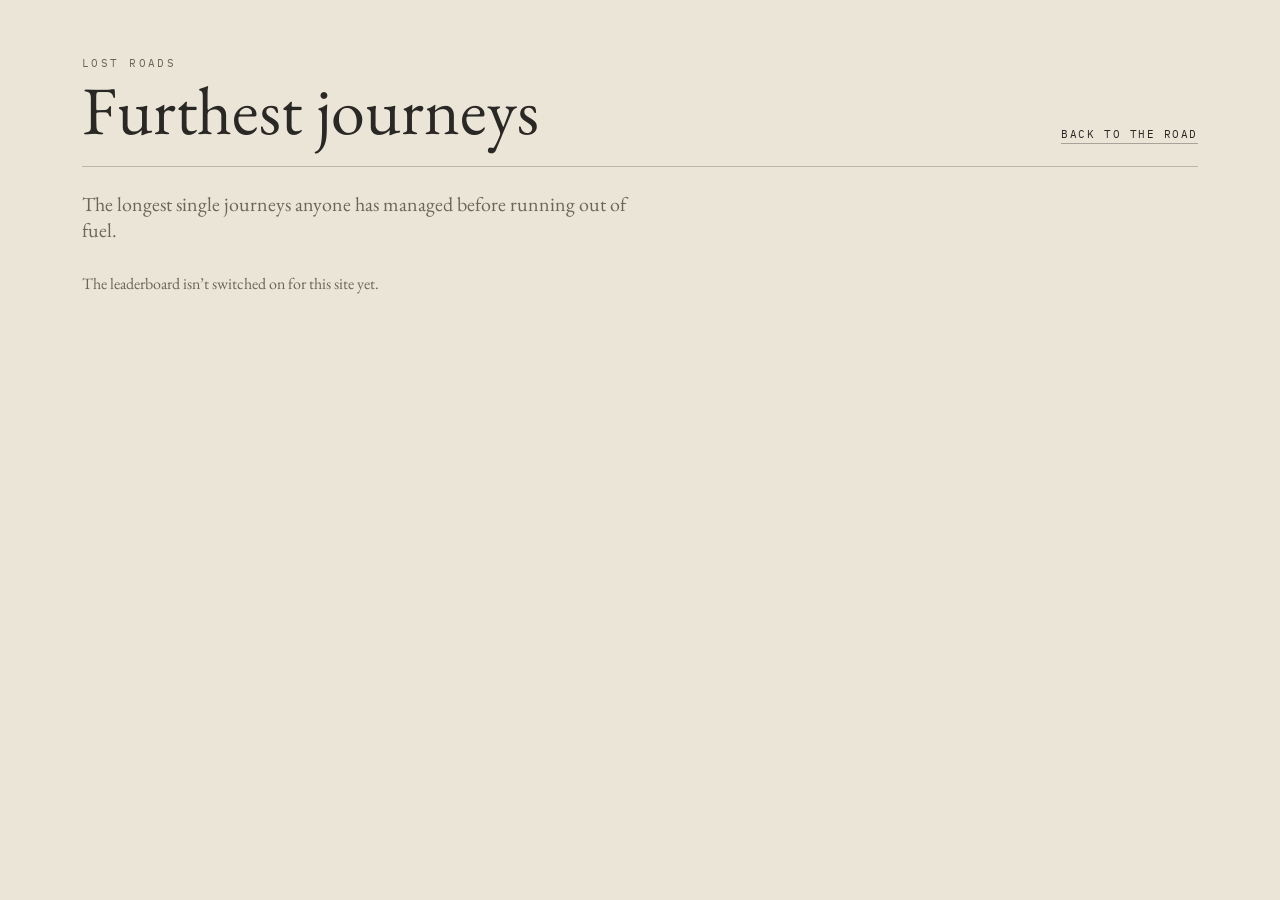
<file: lost-roads/leaderboard.html>
<!doctype html>
<html lang="en">
<head>
  <meta charset="utf-8">
  <meta name="viewport" content="width=device-width, initial-scale=1">
  <title>Furthest journeys · Lost Roads</title>
  <meta name="theme-color" content="#ebe5d8">
  <link rel="icon" href="favicon.svg" type="image/svg+xml">
  <link rel="preconnect" href="https://fonts.googleapis.com">
  <link rel="preconnect" href="https://fonts.gstatic.com" crossorigin>
  <link href="https://fonts.googleapis.com/css2?family=EB+Garamond:ital,wght@0,400;0,500;1,400&family=IBM+Plex+Mono:wght@400;500&display=swap" rel="stylesheet">
  <link rel="stylesheet" href="css/style.css?v=10">
</head>
<body class="album board">
  <main class="album-wrap">
    <header class="album-head">
      <div>
        <p class="kicker">Lost Roads</p>
        <h1>Furthest journeys</h1>
      </div>
      <a href="index.html">Back to the road</a>
    </header>
    <p class="board-intro" id="boardIntro">The longest single journeys anyone has managed before running out of fuel.</p>
    <ol class="board-list" id="board"></ol>
    <p class="board-note" id="boardNote"></p>
  </main>
  <script src="js/shared.js?v=10"></script>
  <script src="js/supabase-config.js?v=10"></script>
  <script src="js/account.js?v=10"></script>
  <script src="js/leaderboard.js?v=10"></script>
</body>
</html>
</file>
<file: css/style.css>
:root {
  --paper: #ebe5d8;
  --ink: #2a2824;
  --ink-soft: #6d6556;
  --light: #efeae0;
  --light-soft: rgba(239, 234, 224, 0.62);
  --serif: "EB Garamond", Georgia, "Times New Roman", serif;
  --mono: "IBM Plex Mono", ui-monospace, Menlo, Consolas, monospace;
}

* { box-sizing: border-box; }

html, body { margin: 0; height: 100%; }

body {
  font-family: var(--serif);
  -webkit-font-smoothing: antialiased;
}

/* ------------------------------------------------------------------ */
/* Game                                                                */
/* ------------------------------------------------------------------ */

body.game {
  background: #1b2026;
  color: var(--light);
  overflow: hidden;
  user-select: none;
  -webkit-user-select: none;
  touch-action: none;
}

#scene {
  position: fixed;
  inset: 0;
  display: block;
}

.meta {
  font-family: var(--mono);
  font-size: 11px;
  letter-spacing: 0.14em;
  text-transform: uppercase;
  color: var(--light-soft);
}

.num {
  font-family: var(--mono);
  font-size: 15px;
  letter-spacing: 0.02em;
}

.hud {
  position: fixed;
  left: 0;
  right: 0;
  display: flex;
  justify-content: space-between;
  gap: 24px;
  padding: max(22px, env(safe-area-inset-top)) 32px 22px;
  pointer-events: none;
  text-shadow: 0 1px 12px rgba(0, 0, 0, 0.35);
  opacity: 0;
  transition: opacity 1.2s ease 0.3s;
}

body.driving .hud { opacity: 1; }

.hud-top { top: 0; align-items: flex-start; }

.hud-bottom {
  bottom: 0;
  align-items: flex-end;
  padding-bottom: max(22px, env(safe-area-inset-bottom));
}

.place {
  font-size: 30px;
  font-style: italic;
  line-height: 1.1;
  margin-bottom: 4px;
}

.place.show { animation: arrive 2.4s ease both; }

@keyframes arrive {
  from { opacity: 0; transform: translateY(4px); filter: blur(3px); }
  to { opacity: 1; transform: none; filter: none; }
}

.odo {
  display: flex;
  flex-direction: column;
  align-items: flex-end;
  gap: 4px;
}

.gauges { display: flex; gap: 34px; }

.gauge { display: flex; flex-direction: column; gap: 6px; }

.bar {
  display: block;
  width: 120px;
  height: 3px;
  margin-top: 7px;
  background: rgba(239, 234, 224, 0.2);
}

.bar i {
  display: block;
  height: 100%;
  width: 100%;
  background: var(--light);
  transition: width 0.3s linear;
}

.bar i.low { background: #d98a6a; }

.prompt {
  flex: 1;
  text-align: center;
  font-style: italic;
  font-size: 19px;
  min-height: 1em;
}

.links {
  display: flex;
  gap: 20px;
  pointer-events: auto;
}

.links a,
.links button {
  font: inherit;
  font-family: var(--mono);
  font-size: 11px;
  letter-spacing: 0.14em;
  text-transform: uppercase;
  color: var(--light-soft);
  background: none;
  border: 0;
  padding: 0 0 2px;
  cursor: pointer;
  text-decoration: none;
  border-bottom: 1px solid transparent;
}

.links a:hover,
.links button:hover { color: var(--light); border-bottom-color: currentColor; }

/* Intro */
#intro {
  position: fixed;
  left: clamp(24px, 7vw, 110px);
  top: clamp(36px, 9vh, 110px);
  max-width: 470px;
  text-shadow: 0 1px 18px rgba(0, 0, 0, 0.4);
  transition: opacity 1.4s ease, transform 1.4s ease;
}

body.driving #intro {
  opacity: 0;
  transform: translateY(8px);
  pointer-events: none;
}

.kicker {
  font-family: var(--mono);
  font-size: 11px;
  letter-spacing: 0.22em;
  text-transform: uppercase;
  color: var(--light-soft);
  margin: 0 0 6px;
}

#intro h1 {
  font-weight: 400;
  font-size: clamp(56px, 9vw, 104px);
  line-height: 0.92;
  letter-spacing: -0.01em;
  margin: 0 0 22px;
}

.lede {
  font-size: 19px;
  line-height: 1.45;
  margin: 0 0 26px;
  color: rgba(239, 234, 224, 0.86);
}

.keys {
  display: grid;
  grid-template-columns: auto 1fr;
  gap: 5px 18px;
  margin: 0 0 28px;
  font-family: var(--mono);
  font-size: 12px;
}

.keys dt { color: var(--light); }
.keys dd { margin: 0; color: var(--light-soft); }

.go {
  font-style: italic;
  font-size: 20px;
  margin: 0 0 10px;
  animation: breathe 3.2s ease-in-out infinite;
}

@keyframes breathe { 50% { opacity: 0.45; } }

#resume { text-transform: none; letter-spacing: 0.02em; font-size: 12px; line-height: 1.5; }

.touch-only { display: none; }

/* Touch controls */
#touch { display: none; }

@media (pointer: coarse) {
  .desktop-only { display: none; }
  .touch-only { display: inline; }

  #touch {
    position: fixed;
    left: 0;
    right: 0;
    bottom: 0;
    display: flex;
    justify-content: space-between;
    align-items: flex-end;
    padding: 0 18px max(18px, env(safe-area-inset-bottom));
    opacity: 0;
    transition: opacity 1s ease;
  }

  body.driving #touch { opacity: 1; }

  #touch button {
    font-family: var(--mono);
    font-size: 11px;
    letter-spacing: 0.16em;
    text-transform: uppercase;
    color: var(--light);
    background: rgba(20, 24, 28, 0.18);
    border: 1px solid rgba(239, 234, 224, 0.4);
    border-radius: 50%;
    width: 92px;
    height: 92px;
    touch-action: none;
  }

  #touch button[data-act="photo"] {
    width: 74px;
    height: 74px;
    border-radius: 50%;
    margin-bottom: 9px;
  }

  #touch button:active { background: rgba(239, 234, 224, 0.18); }

  .hud-bottom { bottom: 112px; }
  .hud-bottom .links { display: none; }
  .hud { padding-left: 20px; padding-right: 20px; }
  .place { font-size: 24px; }
  .gauges { gap: 22px; }
  .bar { width: 80px; }
}

/* Flash + toast */
#flash {
  position: fixed;
  inset: 0;
  background: #fff;
  opacity: 0;
  pointer-events: none;
}

#flash.go { animation: flash 0.7s ease-out; }

@keyframes flash { 0% { opacity: 0.55; } 100% { opacity: 0; } }

#toast {
  position: fixed;
  top: 84px;
  left: 50%;
  transform: translate(-50%, -6px);
  font-style: italic;
  font-size: 18px;
  color: var(--light);
  text-shadow: 0 1px 12px rgba(0, 0, 0, 0.5);
  opacity: 0;
  pointer-events: none;
  transition: opacity 0.6s ease, transform 0.6s ease;
  white-space: nowrap;
}

#toast.show { opacity: 1; transform: translate(-50%, 0); }

/* ------------------------------------------------------------------ */
/* Album                                                               */
/* ------------------------------------------------------------------ */

body.album {
  background: var(--paper);
  color: var(--ink);
  min-height: 100%;
}

.album-wrap {
  max-width: 1180px;
  margin: 0 auto;
  padding: 56px 32px 96px;
}

.album-head {
  display: flex;
  justify-content: space-between;
  align-items: flex-end;
  gap: 24px;
  border-bottom: 1px solid rgba(42, 40, 36, 0.25);
  padding-bottom: 22px;
  margin-bottom: 44px;
}

.album-head h1 {
  font-weight: 400;
  font-size: clamp(44px, 6vw, 68px);
  line-height: 1;
  margin: 6px 0 0;
}

.album .kicker { color: var(--ink-soft); }

.album a,
.album button.link {
  font-family: var(--mono);
  font-size: 11px;
  letter-spacing: 0.14em;
  text-transform: uppercase;
  color: var(--ink);
  background: none;
  border: 0;
  padding: 0 0 2px;
  border-bottom: 1px solid rgba(42, 40, 36, 0.35);
  text-decoration: none;
  cursor: pointer;
}

.album a:hover,
.album button.link:hover { border-bottom-color: var(--ink); }

.cards {
  display: grid;
  grid-template-columns: repeat(auto-fill, minmax(320px, 1fr));
  gap: 52px 40px;
}

.card { margin: 0; }

.card img {
  display: block;
  width: 100%;
  height: auto;
  box-shadow: 0 1px 2px rgba(40, 30, 20, 0.18), 0 10px 24px -12px rgba(40, 30, 20, 0.35);
  transition: transform 0.4s ease;
}

.card:nth-child(3n + 1) img { transform: rotate(-0.6deg); }
.card:nth-child(3n + 2) img { transform: rotate(0.4deg); }
.card img:hover { transform: rotate(0deg) translateY(-2px); }

.card figcaption {
  display: flex;
  justify-content: space-between;
  align-items: baseline;
  gap: 12px;
  margin-top: 14px;
}

.card .cap-place { font-style: italic; font-size: 20px; }

.card .cap-actions { display: flex; gap: 16px; }

.empty {
  max-width: 460px;
  font-size: 21px;
  line-height: 1.5;
  color: var(--ink-soft);
}

.empty em { color: var(--ink); }

@media (max-width: 600px) {
  .album-wrap { padding: 36px 20px 72px; }
  .album-head { flex-direction: column; align-items: flex-start; }
  .cards { grid-template-columns: 1fr; }
}

/* ------------------------------------------------------------------ */
/* Settings                                                            */
/* ------------------------------------------------------------------ */

.hud-link {
  pointer-events: none;
  margin-top: 10px;
  font-family: var(--mono);
  font-size: 11px;
  letter-spacing: 0.14em;
  text-transform: uppercase;
  color: var(--light-soft);
  background: none;
  border: 0;
  border-bottom: 1px solid transparent;
  padding: 0 0 2px;
  cursor: pointer;
}

body.driving .hud-link { pointer-events: auto; }

.hud-link:hover { color: var(--light); border-bottom-color: currentColor; }

#settings {
  position: fixed;
  inset: 0;
  z-index: 20;
  display: flex;
  justify-content: flex-end;
  background: rgba(12, 14, 18, 0.35);
  opacity: 0;
  pointer-events: none;
  transition: opacity 0.35s ease;
}

#settings.open { opacity: 1; pointer-events: auto; }

#settings .sheet {
  width: min(460px, 100%);
  height: 100%;
  overflow-y: auto;
  background: var(--paper);
  color: var(--ink);
  padding: 40px 36px 60px;
  transform: translateX(24px);
  transition: transform 0.35s ease;
  user-select: text;
  -webkit-user-select: text;
  touch-action: pan-y;
}

#settings.open .sheet { transform: none; }

.sheet-head {
  display: flex;
  justify-content: space-between;
  align-items: flex-end;
  gap: 16px;
  padding-bottom: 18px;
  border-bottom: 1px solid rgba(42, 40, 36, 0.25);
}

.sheet .kicker { color: var(--ink-soft); }

.sheet h2 {
  font-weight: 400;
  font-size: 44px;
  line-height: 1;
  margin: 4px 0 0;
}

.sheet section {
  padding: 26px 0 8px;
  border-bottom: 1px solid rgba(42, 40, 36, 0.14);
}

.sheet section:last-child { border-bottom: 0; }

.sheet h3 {
  font-family: var(--mono);
  font-weight: 500;
  font-size: 11px;
  letter-spacing: 0.18em;
  text-transform: uppercase;
  color: var(--ink-soft);
  margin: 0 0 12px;
}

.sheet .meta { color: var(--ink-soft); }

.sheet button.link {
  font-family: var(--mono);
  font-size: 11px;
  letter-spacing: 0.14em;
  text-transform: uppercase;
  color: var(--ink);
  background: none;
  border: 0;
  border-bottom: 1px solid rgba(42, 40, 36, 0.35);
  padding: 0 0 2px;
  cursor: pointer;
  white-space: nowrap;
}

.sheet button.link:hover { border-bottom-color: var(--ink); }

.choices { display: flex; flex-direction: column; }

.choices label,
.check {
  display: grid;
  grid-template-columns: 22px 1fr;
  column-gap: 8px;
  padding: 9px 0;
  cursor: pointer;
}

.choices input,
.check input {
  grid-row: span 2;
  margin: 6px 0 0;
  accent-color: #7a3e30;
  width: 15px;
  height: 15px;
}

.choices .name,
.check .name { font-size: 20px; line-height: 1.2; }

.choices .desc,
.check .desc { font-size: 15px; color: var(--ink-soft); line-height: 1.35; }

.choices label:has(input:checked) .name { font-style: italic; }

.slider {
  display: flex;
  align-items: center;
  justify-content: space-between;
  gap: 18px;
  padding: 14px 0 12px;
}

.slider input { flex: 0 0 55%; accent-color: #7a3e30; }

#spotifyBox { display: none; padding: 6px 0 4px 30px; }
#spotifyBox.show { display: block; }

.field { display: block; }

.field-row {
  display: flex;
  align-items: flex-end;
  gap: 14px;
  margin-top: 6px;
}

.field input {
  flex: 1;
  min-width: 0;
  font-family: var(--mono);
  font-size: 13px;
  color: var(--ink);
  background: transparent;
  border: 0;
  border-bottom: 1px solid rgba(42, 40, 36, 0.4);
  padding: 6px 0;
  outline: none;
}

.field input:focus { border-bottom-color: var(--ink); }

.note {
  font-size: 15px;
  line-height: 1.45;
  color: var(--ink-soft);
  margin: 12px 0 0;
}

.note.error { color: #8e3a2a; font-style: italic; min-height: 0; }
.note.error:empty { display: none; }

/* Spotify player that rides along in the corner */
#spotifyDock {
  position: fixed;
  right: 32px;
  bottom: 64px;
  width: 320px;
  z-index: 5;
  display: none;
  transition: transform 0.4s ease, opacity 0.4s ease;
}

body.driving #spotifyDock.show { display: block; }

#spotifyDock.tucked { transform: translateY(calc(100% - 26px)); opacity: 0.85; }
#spotifyDock.tucked #spotifyEmbed { visibility: hidden; }

.dock-head {
  display: flex;
  justify-content: space-between;
  align-items: center;
  margin-bottom: 6px;
  text-shadow: 0 1px 10px rgba(0, 0, 0, 0.4);
}

.dock-btn {
  font-family: var(--mono);
  font-size: 11px;
  letter-spacing: 0.14em;
  text-transform: uppercase;
  color: var(--light-soft);
  background: none;
  border: 0;
  padding: 0;
  cursor: pointer;
}

.dock-btn:hover { color: var(--light); }

#spotifyEmbed iframe { display: block; border: 0; border-radius: 12px; }

@media (pointer: coarse) {
  #spotifyDock {
    left: 16px;
    right: 16px;
    width: auto;
    top: 96px;
    bottom: auto;
  }
  #spotifyDock.tucked { transform: none; }
  #settings .sheet { padding: 28px 22px 48px; }
  .field input { font-size: 16px; }
}


/* ------------------------------------------------------------------ */
/* Phone vs computer                                                   */
/* ------------------------------------------------------------------ */

.touch-keys, .rotate-hint, .install-tip { display: none; }
body.device-touch .touch-keys { display: grid; }
body.device-touch .desk-keys,
body.device-touch .desk-only { display: none; }
body.device-touch.ios .install-tip { display: block; }
body.no-fullscreen label:has(#fullscreenToggle) { display: none; }

.gamepad-note {
  font-family: var(--mono);
  font-size: 11px;
  color: var(--light-soft);
  margin: -14px 0 22px;
}

body.hide-cursor, body.hide-cursor * { cursor: none !important; }

/* computer: roomier HUD on big screens */
@media (min-width: 1600px) and (pointer: fine) {
  .place { font-size: 36px; }
  .num { font-size: 17px; }
  .meta, .links a, .links button, .hud-link { font-size: 12px; }
  .bar { width: 160px; }
}

/* phone: touch controls */
body.device-touch #touch .mid {
  display: flex;
  gap: 12px;
  align-items: flex-end;
  margin-bottom: 9px;
}
body.device-touch #touch button.small {
  width: 64px;
  height: 64px;
  font-size: 10px;
}
body.device-touch #touch button.on {
  background: rgba(239, 234, 224, 0.85);
  color: #1b2026;
}

/* phone held upright */
@media (pointer: coarse) and (orientation: portrait) {
  body.device-touch .rotate-hint {
    display: block;
    font-style: italic;
    font-size: 16px;
    color: var(--light-soft);
    margin-top: 18px;
  }
  #intro { top: max(36px, env(safe-area-inset-top)); left: 24px; right: 24px; }
  #intro h1 { font-size: 64px; }
  .lede { font-size: 17px; }
}

/* phone on its side: short screen, controls at the edges */
@media (pointer: coarse) and (orientation: landscape) and (max-height: 520px) {
  #intro {
    top: max(16px, env(safe-area-inset-top));
    left: max(28px, env(safe-area-inset-left));
    max-width: 60vw;
  }
  #intro h1 { font-size: 52px; margin-bottom: 10px; }
  .lede { font-size: 15px; margin-bottom: 12px; }
  .touch-keys { margin-bottom: 12px; }
  .kicker { margin-bottom: 2px; }
  #touch {
    padding-left: max(18px, env(safe-area-inset-left));
    padding-right: max(18px, env(safe-area-inset-right));
  }
  #touch button { width: 84px; height: 84px; }
  body.device-touch #touch button.small { width: 56px; height: 56px; }
  .hud { padding-left: max(20px, env(safe-area-inset-left)); padding-right: max(20px, env(safe-area-inset-right)); }
  .hud-top { padding-top: 12px; }
  .place { font-size: 20px; }
  .hud-bottom {
    top: 64px;
    bottom: auto;
    padding-top: 0;
    padding-bottom: 0;
    align-items: flex-start;
  }
  .gauges { gap: 22px; }
  #spotifyDock { top: 70px; left: auto; right: max(20px, env(safe-area-inset-right)); width: 300px; }
  #toast { top: 54px; font-size: 15px; }
}

/* ------------------------------------------------------------------ */
/* Account                                                             */
/* ------------------------------------------------------------------ */

#acctIn { display: none; }
body.signed-in #acctIn { display: block; }
body.signed-in #acctOut { display: none; }

.note.lead { margin: 0 0 6px; color: var(--ink); }
.note.small { font-size: 13px; }

#acctForm .field { margin-top: 12px; }
#acctForm .field input { font-size: 16px; }

.acct-actions {
  display: flex;
  gap: 22px;
  margin: 18px 0 4px;
}

.acct-actions button[disabled] { opacity: 0.4; cursor: default; }

.acct-name { font-size: 22px; margin: 0 0 4px; }

.intro-acct {
  font-size: 16px;
  color: rgba(239, 234, 224, 0.82);
  margin: 6px 0 0;
}

.intro-acct button {
  font: inherit;
  font-style: italic;
  color: var(--light);
  background: none;
  border: 0;
  border-bottom: 1px solid rgba(239, 234, 224, 0.5);
  padding: 0;
  cursor: pointer;
}


/* ------------------------------------------------------------------ */
/* Car screen                                                          */
/* ------------------------------------------------------------------ */

#accountRadioBox { display: none; padding: 4px 0 6px 30px; }
#accountRadioBox.show { display: block; }

#carScreen {
  --cs-bg: #111316;
  --cs-panel: #1a1d21;
  --cs-line: rgba(255, 255, 255, 0.08);
  --cs-text: #eef0f2;
  --cs-soft: rgba(238, 240, 242, 0.55);
  --cs-accent: #e8b27a;
  position: fixed;
  inset: 0;
  z-index: 15;
  display: flex;
  align-items: center;
  justify-content: flex-end;
  padding: 24px 32px 90px;
  pointer-events: none;
  opacity: 0;
  transition: opacity 0.3s ease;
  font-family: -apple-system, BlinkMacSystemFont, "Segoe UI", system-ui, Roboto, sans-serif;
  color: var(--cs-text);
  user-select: none;
  -webkit-user-select: none;
}

#carScreen.open { opacity: 1; }
#carScreen.open .cs-frame { pointer-events: auto; transform: none; }

.cs-frame {
  width: min(640px, 100%);
  height: min(380px, 100%);
  display: flex;
  background: var(--cs-bg);
  border-radius: 26px;
  border: 1px solid rgba(255, 255, 255, 0.06);
  box-shadow: 0 0 0 7px rgba(10, 11, 13, 0.85), 0 24px 60px -20px rgba(0, 0, 0, 0.7);
  overflow: hidden;
  transform: translateY(10px) scale(0.985);
  transition: transform 0.3s ease;
}

.cs-rail {
  flex: 0 0 72px;
  display: flex;
  flex-direction: column;
  align-items: center;
  gap: 8px;
  padding: 14px 0;
  background: #0b0c0e;
  border-right: 1px solid var(--cs-line);
}

.cs-rail button {
  width: 48px;
  height: 48px;
  border-radius: 14px;
  border: 0;
  background: transparent;
  color: var(--cs-soft);
  display: grid;
  place-items: center;
  cursor: pointer;
}

.cs-rail button.active { background: #22262b; color: var(--cs-text); }
.cs-rail button:hover { color: var(--cs-text); }
.cs-rail svg { width: 24px; height: 24px; fill: none; stroke: currentColor; stroke-width: 1.8; stroke-linecap: round; stroke-linejoin: round; }
.cs-clock { margin-top: auto; font-size: 13px; font-weight: 600; font-variant-numeric: tabular-nums; color: var(--cs-text); }
#carScreen.signed-out .cs-rail [data-view] { visibility: hidden; }

.cs-main { position: relative; flex: 1; min-width: 0; }

.cs-view { display: none; position: absolute; inset: 0; padding: 22px 24px; overflow-y: auto; }
.cs-view.active { display: block; }
.cs-view h4 { margin: 0 0 14px; font-size: 22px; font-weight: 650; letter-spacing: -0.01em; }

.cs-now { display: flex; gap: 24px; align-items: center; height: 100%; }
.cs-art {
  flex: 0 0 auto;
  width: min(210px, 38%);
  aspect-ratio: 1;
  border-radius: 12px;
  background: #23272c center / cover no-repeat;
  box-shadow: 0 10px 30px -10px rgba(0, 0, 0, 0.8);
}
.cs-meta { flex: 1; min-width: 0; }
.cs-title { margin: 0; font-size: 22px; font-weight: 650; line-height: 1.2; white-space: nowrap; overflow: hidden; text-overflow: ellipsis; }
.cs-artist { margin: 4px 0 16px; font-size: 16px; color: var(--cs-soft); line-height: 1.35; }
.cs-progress { display: flex; align-items: center; gap: 10px; font-size: 12px; color: var(--cs-soft); font-variant-numeric: tabular-nums; }
.cs-bar { flex: 1; height: 4px; border-radius: 2px; background: rgba(255, 255, 255, 0.14); overflow: hidden; }
.cs-bar i { display: block; height: 100%; width: 0; background: var(--cs-text); border-radius: 2px; }
.cs-controls { display: flex; align-items: center; justify-content: center; gap: 22px; margin: 16px 0 10px; }
.cs-controls button { border: 0; background: none; color: var(--cs-text); width: 46px; height: 46px; display: grid; place-items: center; cursor: pointer; border-radius: 50%; }
.cs-controls button svg { width: 26px; height: 26px; }
.cs-controls .cs-big { width: 62px; height: 62px; background: var(--cs-text); color: var(--cs-bg); }
.cs-controls .cs-big svg { width: 28px; height: 28px; }
.cs-controls button:active { transform: scale(0.94); }
.cs-volume { display: flex; align-items: center; gap: 10px; color: var(--cs-soft); }
.cs-volume svg { width: 20px; height: 20px; fill: none; stroke: currentColor; stroke-width: 1.8; flex: 0 0 auto; }
.cs-volume input { flex: 1; accent-color: var(--cs-text); }
.cs-device { margin: 10px 0 0; font-size: 12px; color: var(--cs-accent); min-height: 1em; }

.cs-grid { display: grid; grid-template-columns: repeat(auto-fill, minmax(118px, 1fr)); gap: 16px; }
.cs-tile { border: 0; background: none; color: var(--cs-text); text-align: left; padding: 0; cursor: pointer; }
.cs-cover { display: block; aspect-ratio: 1; border-radius: 10px; background: #23272c center / cover no-repeat; margin-bottom: 7px; }
.cs-tile .cs-name { font-size: 13px; font-weight: 550; display: -webkit-box; -webkit-line-clamp: 2; -webkit-box-orient: vertical; overflow: hidden; }

.cs-list { display: flex; flex-direction: column; }
.cs-row { display: flex; align-items: center; gap: 12px; padding: 8px 4px; border: 0; border-bottom: 1px solid var(--cs-line); background: none; color: var(--cs-text); text-align: left; cursor: pointer; }
.cs-row:hover, .cs-tile:hover .cs-cover { filter: brightness(1.12); }
.cs-thumb { flex: 0 0 44px; height: 44px; border-radius: 6px; background: #23272c center / cover no-repeat; }
.cs-text { min-width: 0; display: flex; flex-direction: column; }
.cs-row .cs-name { font-size: 15px; font-weight: 550; white-space: nowrap; overflow: hidden; text-overflow: ellipsis; }
.cs-sub { font-size: 13px; color: var(--cs-soft); white-space: nowrap; overflow: hidden; text-overflow: ellipsis; }

#csSearch {
  width: 100%;
  font: inherit;
  font-size: 16px;
  color: var(--cs-text);
  background: #22262b;
  border: 0;
  border-radius: 12px;
  padding: 12px 14px;
  margin-bottom: 10px;
  outline: none;
  user-select: text;
}

.cs-empty { color: var(--cs-soft); font-size: 15px; }

.cs-connect { height: 100%; display: flex; flex-direction: column; align-items: center; justify-content: center; text-align: center; padding: 0 12px; }
.cs-badge { width: 56px; height: 56px; border-radius: 16px; background: #22262b; display: grid; place-items: center; margin-bottom: 14px; }
.cs-badge svg { width: 28px; height: 28px; fill: none; stroke: var(--cs-accent); stroke-width: 1.8; }
.cs-connect h4 { margin: 0 0 8px; }
.cs-connect p { margin: 0 0 16px; color: var(--cs-soft); font-size: 15px; line-height: 1.45; max-width: 380px; }
.cs-connect .cs-fine { font-size: 12px; margin: 14px 0 0; }
.cs-pill { font: inherit; font-size: 15px; font-weight: 600; color: #0d0f11; background: var(--cs-text); border: 0; border-radius: 999px; padding: 12px 24px; cursor: pointer; }

.cs-error { position: absolute; left: 24px; right: 24px; bottom: 10px; margin: 0; font-size: 13px; color: var(--cs-accent); pointer-events: none; }

/* phones: the screen takes over most of the display */
body.device-touch #carScreen { justify-content: center; padding: max(12px, env(safe-area-inset-top)) 12px 12px; }
body.device-touch .cs-frame { height: min(420px, 100%); }
@media (orientation: portrait) {
  body.device-touch #carScreen { align-items: flex-end; padding-bottom: max(12px, env(safe-area-inset-bottom)); }
  body.device-touch .cs-frame { height: min(560px, 78vh); flex-direction: column-reverse; }
  body.device-touch .cs-rail { flex: 0 0 64px; flex-direction: row; justify-content: space-around; padding: 0 8px; border-right: 0; border-top: 1px solid var(--cs-line); }
  body.device-touch .cs-clock { margin: 0; }
  body.device-touch .cs-now { flex-direction: column; text-align: center; gap: 16px; justify-content: center; }
  body.device-touch .cs-art { width: min(200px, 55%); }
  body.device-touch .cs-meta { width: 100%; }
}
body.device-touch.screen-open #touch { opacity: 0; pointer-events: none; }


/* ------------------------------------------------------------------ */
/* Journey: money, cans, passengers, game over                         */
/* ------------------------------------------------------------------ */

.passenger { margin-top: 6px; text-transform: none; letter-spacing: 0.03em; font-size: 12px; color: rgba(239, 234, 224, 0.75); }
.passenger:empty { display: none; }

.sub {
  font-family: var(--mono);
  font-size: 10px;
  letter-spacing: 0.06em;
  color: var(--light-soft);
  margin-top: 4px;
}

.cans { display: flex; gap: 5px; margin-top: 3px; }
.can {
  display: block;
  width: 11px;
  height: 15px;
  border: 1.5px solid rgba(239, 234, 224, 0.7);
  border-radius: 2px 5px 2px 2px;
}
.can.full { background: #c0533a; border-color: #e4b4a2; }
.can.empty { background: transparent; }
.can.none { border-style: dashed; border-color: rgba(239, 234, 224, 0.22); }

#caption {
  position: fixed;
  left: 50%;
  top: 124px;
  width: min(640px, calc(100% - 48px));
  transform: translate(-50%, 6px);
  text-align: center;
  font-style: italic;
  font-size: 20px;
  line-height: 1.4;
  color: var(--light);
  text-shadow: 0 1px 14px rgba(0, 0, 0, 0.6);
  opacity: 0;
  pointer-events: none;
  transition: opacity 0.6s ease, transform 0.6s ease;
}
#caption.show { opacity: 1; transform: translate(-50%, 0); }

#gameover {
  position: fixed;
  inset: 0;
  z-index: 25;
  display: flex;
  align-items: center;
  padding: 0 clamp(24px, 8vw, 120px);
  background: linear-gradient(90deg, rgba(14, 16, 20, 0.82), rgba(14, 16, 20, 0.35));
  opacity: 0;
  pointer-events: none;
  transition: opacity 1.2s ease;
}
#gameover.open { opacity: 1; pointer-events: auto; }
.over-inner { max-width: 460px; }
#gameover h2 { font-weight: 400; font-size: clamp(52px, 8vw, 88px); line-height: 0.95; margin: 0 0 16px; }
.over-text { font-size: 19px; line-height: 1.45; color: rgba(239, 234, 224, 0.86); margin: 0 0 22px; }
.over-stats {
  display: grid;
  grid-template-columns: auto 1fr;
  gap: 6px 22px;
  font-family: var(--mono);
  font-size: 13px;
  margin: 0 0 28px;
}
.over-stats dt { color: var(--light-soft); }
.over-stats dd { margin: 0; }
.over-btn {
  font: inherit;
  font-style: italic;
  font-size: 22px;
  color: var(--light);
  background: none;
  border: 0;
  border-bottom: 1px solid rgba(239, 234, 224, 0.6);
  padding: 0 0 3px;
  cursor: pointer;
}
.over-btn:hover { border-bottom-color: var(--light); }
.over-note { margin-top: 14px; text-transform: none; letter-spacing: 0.02em; }

body.device-touch #touch button.small.wide { width: auto; padding: 0 14px; border-radius: 32px; }
body.device-touch #touch button[hidden] { display: none; }
body.device-touch #touch .mid { gap: 8px; }
@media (pointer: coarse) {
  #caption { top: 150px; font-size: 16px; }
  .gauges { flex-wrap: wrap; row-gap: 10px; }
}
@media (pointer: coarse) and (orientation: landscape) and (max-height: 520px) {
  #caption { top: 84px; }
  body.device-touch #touch button.small { width: 52px; height: 52px; font-size: 9px; }
}

/* phones: make room for the extra buttons and prompts */
@media (pointer: coarse) and (orientation: portrait) {
  body.device-touch #touch { flex-wrap: wrap; align-items: flex-end; row-gap: 12px; }
  body.device-touch #touch .mid { order: -1; width: 100%; justify-content: center; margin-bottom: 0; }
  body.device-touch #touch > button { width: 88px; height: 88px; }
  body.device-touch #touch button.small { width: 56px; height: 56px; font-size: 9px; }
  .hud-bottom { bottom: 190px; flex-direction: column; align-items: flex-start; gap: 10px; }
  .hud-bottom .prompt { text-align: left; font-size: 16px; flex: none; }
  #toast { top: 132px; font-size: 15px; white-space: normal; width: calc(100% - 48px); text-align: center; }
  #caption { top: 180px; }
}
@media (pointer: coarse) and (orientation: landscape) and (max-height: 520px) {
  .hud-bottom { padding-right: 190px; }
  .hud-bottom .prompt { font-size: 15px; text-align: left; }
  #toast { white-space: normal; width: 50vw; text-align: center; }
}
@media (pointer: coarse) and (orientation: portrait) {
  .hud-bottom { top: 104px; bottom: auto; padding-top: 0; padding-right: 110px; }
  #toast { top: 360px; }
  #caption { top: 410px; }
}
@media (pointer: coarse) and (orientation: portrait) {
  #toast { top: 262px; }
  #caption { top: 300px; }
}


/* ------------------------------------------------------------------ */
/* Leaderboard                                                         */
/* ------------------------------------------------------------------ */

.board-intro { font-size: 20px; color: var(--ink-soft); margin: -20px 0 30px; max-width: 560px; }
.board-list { list-style: none; margin: 0; padding: 0; max-width: 640px; }
.board-list li {
  display: grid;
  grid-template-columns: 48px 1fr auto;
  align-items: baseline;
  padding: 12px 0;
  border-bottom: 1px solid rgba(42, 40, 36, 0.14);
}
.board-list .rank { font-family: var(--mono); font-size: 13px; color: var(--ink-soft); }
.board-list .who { font-size: 22px; }
.board-list .km { font-family: var(--mono); font-size: 15px; }
.board-list li:nth-child(-n + 3) .who { font-style: italic; }
.board-list li.mine { background: rgba(122, 62, 48, 0.08); padding-left: 10px; padding-right: 10px; margin: 0 -10px; }
.board-note { font-size: 16px; color: var(--ink-soft); margin-top: 26px; max-width: 560px; }
.over-link {
  display: inline-block;
  margin-left: 22px;
  font-family: var(--mono);
  font-size: 11px;
  letter-spacing: 0.14em;
  text-transform: uppercase;
  color: var(--light-soft);
  text-decoration: none;
  border-bottom: 1px solid rgba(239, 234, 224, 0.35);
}
.sheet a.link {
  font-family: var(--mono);
  font-size: 11px;
  letter-spacing: 0.14em;
  text-transform: uppercase;
  color: var(--ink);
  text-decoration: none;
  border-bottom: 1px solid rgba(42, 40, 36, 0.35);
  padding-bottom: 2px;
}
.sheet .note a { color: inherit; }

/* the on-screen controls only take taps once you're driving */
body:not(.driving) #touch { pointer-events: none; }


/* ------------------------------------------------------------------ */
/* Minigames and the garage                                            */
/* ------------------------------------------------------------------ */

#minigame, #garage {
  position: fixed;
  inset: 0;
  z-index: 30;
  display: flex;
  align-items: center;
  justify-content: center;
  padding: 16px;
  background: rgba(12, 14, 18, 0.55);
  opacity: 0;
  pointer-events: none;
  transition: opacity 0.3s ease;
}
#minigame.open, #garage.open { opacity: 1; pointer-events: auto; }

.mg-card, .g-card {
  width: min(860px, 100%);
  max-height: 100%;
  overflow: auto;
  background: var(--paper);
  color: var(--ink);
  padding: 22px 26px 20px;
  box-shadow: 0 30px 60px -20px rgba(0, 0, 0, 0.6);
}
.mg-head, .g-head { display: flex; justify-content: space-between; align-items: flex-end; gap: 16px; }
.mg-card .kicker, .g-card .kicker { color: var(--ink-soft); margin: 0 0 2px; }
.mg-card h2, .g-card h2 { font-weight: 400; font-size: 36px; line-height: 1; margin: 0; }
.mg-close {
  font-family: var(--mono); font-size: 11px; letter-spacing: 0.14em; text-transform: uppercase;
  color: var(--ink); background: none; border: 0; border-bottom: 1px solid rgba(42, 40, 36, 0.35); padding: 0 0 2px; cursor: pointer;
}
.mg-hint { font-size: 18px; line-height: 1.35; margin: 10px 0 12px; min-height: 2.7em; color: var(--ink); }
.mg-stage { position: relative; }
.mg-stage canvas { display: block; width: 100%; touch-action: none; cursor: crosshair; }
.mg-tap {
  position: absolute; right: 18px; bottom: 18px;
  width: 92px; height: 92px; border-radius: 50%;
  font-family: var(--mono); font-size: 13px; letter-spacing: 0.16em; text-transform: uppercase;
  color: #1b2026; background: #efe7d6; border: 0; cursor: pointer;
  box-shadow: 0 6px 16px -6px rgba(0, 0, 0, 0.6);
  touch-action: none;
}
.mg-tap:active { transform: scale(0.95); }
.mg-foot { display: flex; align-items: center; gap: 20px; margin-top: 14px; }
.mg-progress { flex: 1; height: 4px; background: rgba(42, 40, 36, 0.15); }
.mg-progress i { display: block; height: 100%; width: 0; background: #7a3e30; transition: width 0.2s linear; }
.mg-pay {
  font: inherit; font-style: italic; font-size: 16px; color: var(--ink-soft);
  background: none; border: 0; border-bottom: 1px solid rgba(42, 40, 36, 0.3); padding: 0 0 2px; cursor: pointer;
}
.mg-pay:disabled { opacity: 0.4; cursor: default; }

.g-card { width: min(560px, 100%); }
.g-money { margin: 0; font-family: var(--mono); font-size: 18px; }
.g-money .meta { color: var(--ink-soft); margin-right: 6px; }
#garageList { margin: 18px 0 10px; border-top: 1px solid rgba(42, 40, 36, 0.2); }
.g-item { display: flex; justify-content: space-between; align-items: center; gap: 18px; padding: 16px 0; border-bottom: 1px solid rgba(42, 40, 36, 0.14); }
.g-name { font-size: 22px; margin: 0 0 2px; }
.g-desc { font-size: 15px; color: var(--ink-soft); margin: 0; line-height: 1.4; }
.g-buy {
  flex: 0 0 auto;
  font-family: var(--mono); font-size: 12px; letter-spacing: 0.1em; text-transform: uppercase;
  color: var(--paper); background: #7a3e30; border: 0; padding: 10px 14px; cursor: pointer;
}
.g-buy:disabled { background: transparent; color: var(--ink-soft); border: 1px solid rgba(42, 40, 36, 0.25); cursor: default; }
.g-close {
  font-family: var(--mono); font-size: 11px; letter-spacing: 0.14em; text-transform: uppercase;
  color: var(--ink); background: none; border: 0; border-bottom: 1px solid rgba(42, 40, 36, 0.35); padding: 0 0 2px; cursor: pointer; margin-top: 8px;
}

@media (pointer: coarse) {
  .mg-card { padding: 14px 14px 14px; }
  .mg-card h2, .g-card h2 { font-size: 26px; }
  .mg-hint { font-size: 15px; margin: 6px 0 8px; }
  .mg-tap { width: 76px; height: 76px; right: 10px; bottom: 10px; }
}
@media (pointer: coarse) and (orientation: landscape) and (max-height: 520px) {
  #minigame { padding: 6px; }
  .mg-card { display: grid; grid-template-columns: 1fr 1.6fr; grid-template-rows: auto auto 1fr; column-gap: 14px; height: 100%; }
  .mg-head { grid-column: 1; }
  .mg-hint { grid-column: 1; }
  .mg-foot { grid-column: 1; flex-direction: column; align-items: flex-start; }
  .mg-progress { width: 100%; flex: none; }
  .mg-stage { grid-column: 2; grid-row: 1 / span 3; align-self: center; }
}


/* ------------------------------------------------------------------ */
/* v9: everything lives in the car screen                              */
/* ------------------------------------------------------------------ */

/* the old on-screen buttons are now apps on the car screen */
#screenBtn, #settingsBtn, .hud-bottom .links { display: none !important; }

.carplay-side {
  position: fixed;
  left: max(14px, env(safe-area-inset-left));
  top: 50%;
  transform: translateY(-50%);
  z-index: 6;
  display: flex;
  flex-direction: column;
  align-items: center;
  gap: 6px;
  padding: 12px 10px 10px;
  background: rgba(14, 16, 19, 0.55);
  border: 1px solid rgba(239, 234, 224, 0.18);
  border-radius: 16px;
  color: var(--light);
  cursor: pointer;
  opacity: 0;
  pointer-events: none;
  transition: opacity 1s ease, background 0.2s ease;
  backdrop-filter: blur(4px);
  -webkit-backdrop-filter: blur(4px);
}
body.driving .carplay-side { opacity: 1; pointer-events: auto; }
.carplay-side:hover { background: rgba(14, 16, 19, 0.8); }
.carplay-side svg { width: 26px; height: 26px; fill: none; stroke: currentColor; stroke-width: 1.8; }
.carplay-side span { font-family: var(--mono); font-size: 9px; letter-spacing: 0.14em; text-transform: uppercase; color: var(--light-soft); }
body.screen-open .carplay-side { opacity: 0; pointer-events: none; }

/* car screen home */
.cs-apps {
  display: grid;
  grid-template-columns: repeat(auto-fill, minmax(96px, 1fr));
  gap: 14px 10px;
}
.cs-app {
  display: flex;
  flex-direction: column;
  align-items: center;
  gap: 5px;
  border: 0;
  background: none;
  color: var(--cs-text);
  cursor: pointer;
  padding: 4px 0;
}
.cs-app:disabled { opacity: 0.38; cursor: default; }
.cs-app-icon {
  width: 58px;
  height: 58px;
  border-radius: 15px;
  display: grid;
  place-items: center;
  box-shadow: inset 0 1px 0 rgba(255, 255, 255, 0.12);
}
.cs-app-icon svg { width: 30px; height: 30px; fill: none; stroke: #f2f2ee; stroke-width: 1.7; stroke-linecap: round; stroke-linejoin: round; }
.cs-app.on .cs-app-icon { box-shadow: 0 0 0 2px var(--cs-accent), inset 0 1px 0 rgba(255, 255, 255, 0.12); }
.cs-app-name { font-size: 13px; font-weight: 600; }
.cs-app-sub { font-size: 11px; color: var(--cs-soft); text-align: center; line-height: 1.2; min-height: 1.2em; }

.cs-board { list-style: none; margin: 0; padding: 0; }
.cs-board li { display: grid; grid-template-columns: 30px 1fr auto; gap: 8px; padding: 9px 4px; border-bottom: 1px solid var(--cs-line); font-size: 15px; }
.cs-board li.mine { background: rgba(232, 178, 122, 0.12); }
.cs-rank { color: var(--cs-soft); font-variant-numeric: tabular-nums; }
.cs-who { font-weight: 600; }
.cs-km { font-variant-numeric: tabular-nums; }

/* garage extras */
.g-section { font-family: var(--mono); font-size: 11px; letter-spacing: 0.16em; text-transform: uppercase; color: var(--ink-soft); margin: 20px 0 4px; }
.g-swatches { display: grid; grid-template-columns: repeat(4, 1fr); gap: 10px; padding: 10px 0 14px; border-bottom: 1px solid rgba(42, 40, 36, 0.14); }
.g-swatch { display: flex; flex-direction: column; align-items: center; gap: 4px; background: none; border: 1px solid transparent; padding: 6px 2px; cursor: pointer; color: var(--ink); }
.g-swatch i { width: 34px; height: 34px; border-radius: 50%; box-shadow: inset 0 0 0 2px rgba(255, 255, 255, 0.25); }
.g-swatch span { font-size: 13px; }
.g-swatch em { font-family: var(--mono); font-size: 10px; font-style: normal; color: var(--ink-soft); }
.g-swatch.using { border-color: rgba(42, 40, 36, 0.4); }
.g-swatch:disabled:not(.using) { opacity: 0.45; cursor: default; }
.g-note { font-size: 13px; color: var(--ink-soft); margin: 12px 0 0; }

@media (pointer: coarse) and (orientation: landscape) and (max-height: 520px) {
  .carplay-side { top: auto; bottom: 120px; transform: none; padding: 8px; }
  .carplay-side span { display: none; }
}
@media (pointer: coarse) and (orientation: portrait) {
  .carplay-side { top: auto; bottom: 120px; transform: none; left: 50%; translate: -50% 0; flex-direction: row; padding: 10px 16px; }
}
@media (max-width: 520px) {
  .g-swatches { grid-template-columns: repeat(4, 1fr); }
  .cs-apps { grid-template-columns: repeat(4, 1fr); gap: 10px 4px; }
  .cs-app-icon { width: 50px; height: 50px; }
}
@media (pointer: coarse) and (orientation: portrait) {
  .carplay-side { bottom: max(34px, env(safe-area-inset-bottom)); }
}
@media (pointer: coarse) and (orientation: landscape) and (max-height: 520px) {
  .cs-apps { grid-template-columns: repeat(5, 1fr); gap: 8px 4px; }
  .cs-app-icon { width: 48px; height: 48px; border-radius: 13px; }
  .cs-app-icon svg { width: 24px; height: 24px; }
  .cs-view { padding: 14px 16px; }
}


/* ------------------------------------------------------------------ */
/* Speedometer and odometer                                            */
/* ------------------------------------------------------------------ */

.sr-only { position: absolute; width: 1px; height: 1px; overflow: hidden; clip: rect(0 0 0 0); }

.speedo { position: relative; width: 112px; height: 112px; flex: 0 0 auto; margin-bottom: -6px; }
.speedo svg { width: 100%; height: 100%; display: block; overflow: visible; }
.sp-face { fill: rgba(12, 14, 17, 0.55); stroke: rgba(239, 234, 224, 0.28); stroke-width: 1.2; }
.sp-tick { stroke: rgba(239, 234, 224, 0.75); stroke-width: 1; }
.sp-tick.major { stroke: var(--light); stroke-width: 1.8; }
.sp-num { fill: var(--light); font-family: var(--mono); font-size: 8.5px; text-anchor: middle; dominant-baseline: middle; }
.sp-unit { fill: var(--light-soft); font-family: var(--mono); font-size: 6.5px; letter-spacing: 0.18em; text-anchor: middle; }
.sp-cruise { fill: #8fc27d; font-family: var(--mono); font-size: 6px; letter-spacing: 0.16em; text-anchor: middle; opacity: 0; transition: opacity 0.3s; }
.speedo.cruise .sp-cruise { opacity: 1; }
.sp-needle { stroke: #e0805f; stroke-width: 2; stroke-linecap: round; }
.sp-hub { fill: #2a2d31; stroke: rgba(239, 234, 224, 0.6); stroke-width: 1; }
#spNeedle { transform-origin: 60px 60px; transform-box: view-box; }

.odo-window {
  position: absolute;
  left: 50%;
  top: 70.5%;
  transform: translate(-50%, -50%);
  display: flex;
  padding: 1.5px;
  background: #0b0c0d;
  border-radius: 2px;
  box-shadow: inset 0 0 0 1px rgba(239, 234, 224, 0.25);
}
.odo-wheel {
  width: 7.5px;
  height: 11px;
  overflow: hidden;
  position: relative;
  background: linear-gradient(#141516, #222426 45%, #222426 55%, #141516);
  margin-right: 0.5px;
}
.odo-wheel:last-child { margin-right: 0; background: linear-gradient(#cfc8b8, #efe8d8 45%, #efe8d8 55%, #cfc8b8); }
.odo-strip { position: absolute; left: 0; right: 0; top: 0; will-change: transform; }
.odo-strip b {
  display: block;
  height: 11px;
  line-height: 11px;
  font-family: var(--mono);
  font-weight: 500;
  font-size: 9.5px;
  text-align: center;
  color: #ece6d8;
}
.odo-wheel:last-child .odo-strip b { color: #1b1c1d; }
.odo-wheel::after {
  content: "";
  position: absolute;
  inset: 0;
  background: linear-gradient(rgba(0, 0, 0, 0.55), transparent 30%, transparent 70%, rgba(0, 0, 0, 0.55));
  pointer-events: none;
}

.gauges { align-items: flex-end; }

@media (pointer: coarse) {
  .speedo { width: 96px; height: 96px; }
  .odo-wheel { width: 6.5px; height: 10px; }
  .odo-strip b { height: 10px; line-height: 10px; font-size: 8.5px; }
}
@media (min-width: 1600px) and (pointer: fine) {
  .speedo { width: 128px; height: 128px; }
}

/* long presses in the minigames and on the driving buttons shouldn't select text or open menus */
#minigame, #touch, .mg-tap, .mg-stage canvas {
  -webkit-user-select: none; user-select: none;
  -webkit-touch-callout: none;
  -webkit-tap-highlight-color: transparent;
}
</file>
<file: lost-roads 2/css/style.css>
:root {
  --paper: #ebe5d8;
  --ink: #2a2824;
  --ink-soft: #6d6556;
  --light: #efeae0;
  --light-soft: rgba(239, 234, 224, 0.62);
  --serif: "EB Garamond", Georgia, "Times New Roman", serif;
  --mono: "IBM Plex Mono", ui-monospace, Menlo, Consolas, monospace;
}

* { box-sizing: border-box; }

html, body { margin: 0; height: 100%; }

body {
  font-family: var(--serif);
  -webkit-font-smoothing: antialiased;
}

/* ------------------------------------------------------------------ */
/* Game                                                                */
/* ------------------------------------------------------------------ */

body.game {
  background: #1b2026;
  color: var(--light);
  overflow: hidden;
  user-select: none;
  -webkit-user-select: none;
  touch-action: none;
}

#scene {
  position: fixed;
  inset: 0;
  display: block;
}

.meta {
  font-family: var(--mono);
  font-size: 11px;
  letter-spacing: 0.14em;
  text-transform: uppercase;
  color: var(--light-soft);
}

.num {
  font-family: var(--mono);
  font-size: 15px;
  letter-spacing: 0.02em;
}

.hud {
  position: fixed;
  left: 0;
  right: 0;
  display: flex;
  justify-content: space-between;
  gap: 24px;
  padding: max(22px, env(safe-area-inset-top)) 32px 22px;
  pointer-events: none;
  text-shadow: 0 1px 12px rgba(0, 0, 0, 0.35);
  opacity: 0;
  transition: opacity 1.2s ease 0.3s;
}

body.driving .hud { opacity: 1; }

.hud-top { top: 0; align-items: flex-start; }

.hud-bottom {
  bottom: 0;
  align-items: flex-end;
  padding-bottom: max(22px, env(safe-area-inset-bottom));
}

.place {
  font-size: 30px;
  font-style: italic;
  line-height: 1.1;
  margin-bottom: 4px;
}

.place.show { animation: arrive 2.4s ease both; }

@keyframes arrive {
  from { opacity: 0; transform: translateY(4px); filter: blur(3px); }
  to { opacity: 1; transform: none; filter: none; }
}

.odo {
  display: flex;
  flex-direction: column;
  align-items: flex-end;
  gap: 4px;
}

.gauges { display: flex; gap: 34px; }

.gauge { display: flex; flex-direction: column; gap: 6px; }

.bar {
  display: block;
  width: 120px;
  height: 3px;
  margin-top: 7px;
  background: rgba(239, 234, 224, 0.2);
}

.bar i {
  display: block;
  height: 100%;
  width: 100%;
  background: var(--light);
  transition: width 0.3s linear;
}

.bar i.low { background: #d98a6a; }

.prompt {
  flex: 1;
  text-align: center;
  font-style: italic;
  font-size: 19px;
  min-height: 1em;
}

.links {
  display: flex;
  gap: 20px;
  pointer-events: auto;
}

.links a,
.links button {
  font: inherit;
  font-family: var(--mono);
  font-size: 11px;
  letter-spacing: 0.14em;
  text-transform: uppercase;
  color: var(--light-soft);
  background: none;
  border: 0;
  padding: 0 0 2px;
  cursor: pointer;
  text-decoration: none;
  border-bottom: 1px solid transparent;
}

.links a:hover,
.links button:hover { color: var(--light); border-bottom-color: currentColor; }

/* Intro */
#intro {
  position: fixed;
  left: clamp(24px, 7vw, 110px);
  top: clamp(36px, 9vh, 110px);
  max-width: 470px;
  text-shadow: 0 1px 18px rgba(0, 0, 0, 0.4);
  transition: opacity 1.4s ease, transform 1.4s ease;
}

body.driving #intro {
  opacity: 0;
  transform: translateY(8px);
  pointer-events: none;
}

.kicker {
  font-family: var(--mono);
  font-size: 11px;
  letter-spacing: 0.22em;
  text-transform: uppercase;
  color: var(--light-soft);
  margin: 0 0 6px;
}

#intro h1 {
  font-weight: 400;
  font-size: clamp(56px, 9vw, 104px);
  line-height: 0.92;
  letter-spacing: -0.01em;
  margin: 0 0 22px;
}

.lede {
  font-size: 19px;
  line-height: 1.45;
  margin: 0 0 26px;
  color: rgba(239, 234, 224, 0.86);
}

.keys {
  display: grid;
  grid-template-columns: auto 1fr;
  gap: 5px 18px;
  margin: 0 0 28px;
  font-family: var(--mono);
  font-size: 12px;
}

.keys dt { color: var(--light); }
.keys dd { margin: 0; color: var(--light-soft); }

.go {
  font-style: italic;
  font-size: 20px;
  margin: 0 0 10px;
  animation: breathe 3.2s ease-in-out infinite;
}

@keyframes breathe { 50% { opacity: 0.45; } }

#resume { text-transform: none; letter-spacing: 0.02em; font-size: 12px; line-height: 1.5; }

.touch-only { display: none; }

/* Touch controls */
#touch { display: none; }

@media (pointer: coarse) {
  .desktop-only { display: none; }
  .touch-only { display: inline; }

  #touch {
    position: fixed;
    left: 0;
    right: 0;
    bottom: 0;
    display: flex;
    justify-content: space-between;
    align-items: flex-end;
    padding: 0 18px max(18px, env(safe-area-inset-bottom));
    opacity: 0;
    transition: opacity 1s ease;
  }

  body.driving #touch { opacity: 1; }

  #touch button {
    font-family: var(--mono);
    font-size: 11px;
    letter-spacing: 0.16em;
    text-transform: uppercase;
    color: var(--light);
    background: rgba(20, 24, 28, 0.18);
    border: 1px solid rgba(239, 234, 224, 0.4);
    border-radius: 50%;
    width: 92px;
    height: 92px;
    touch-action: none;
  }

  #touch button[data-act="photo"] {
    width: 74px;
    height: 74px;
    border-radius: 50%;
    margin-bottom: 9px;
  }

  #touch button:active { background: rgba(239, 234, 224, 0.18); }

  .hud-bottom { bottom: 112px; }
  .hud-bottom .links { display: none; }
  .hud { padding-left: 20px; padding-right: 20px; }
  .place { font-size: 24px; }
  .gauges { gap: 22px; }
  .bar { width: 80px; }
}

/* Flash + toast */
#flash {
  position: fixed;
  inset: 0;
  background: #fff;
  opacity: 0;
  pointer-events: none;
}

#flash.go { animation: flash 0.7s ease-out; }

@keyframes flash { 0% { opacity: 0.55; } 100% { opacity: 0; } }

#toast {
  position: fixed;
  top: 84px;
  left: 50%;
  transform: translate(-50%, -6px);
  font-style: italic;
  font-size: 18px;
  color: var(--light);
  text-shadow: 0 1px 12px rgba(0, 0, 0, 0.5);
  opacity: 0;
  pointer-events: none;
  transition: opacity 0.6s ease, transform 0.6s ease;
  white-space: nowrap;
}

#toast.show { opacity: 1; transform: translate(-50%, 0); }

/* ------------------------------------------------------------------ */
/* Album                                                               */
/* ------------------------------------------------------------------ */

body.album {
  background: var(--paper);
  color: var(--ink);
  min-height: 100%;
}

.album-wrap {
  max-width: 1180px;
  margin: 0 auto;
  padding: 56px 32px 96px;
}

.album-head {
  display: flex;
  justify-content: space-between;
  align-items: flex-end;
  gap: 24px;
  border-bottom: 1px solid rgba(42, 40, 36, 0.25);
  padding-bottom: 22px;
  margin-bottom: 44px;
}

.album-head h1 {
  font-weight: 400;
  font-size: clamp(44px, 6vw, 68px);
  line-height: 1;
  margin: 6px 0 0;
}

.album .kicker { color: var(--ink-soft); }

.album a,
.album button.link {
  font-family: var(--mono);
  font-size: 11px;
  letter-spacing: 0.14em;
  text-transform: uppercase;
  color: var(--ink);
  background: none;
  border: 0;
  padding: 0 0 2px;
  border-bottom: 1px solid rgba(42, 40, 36, 0.35);
  text-decoration: none;
  cursor: pointer;
}

.album a:hover,
.album button.link:hover { border-bottom-color: var(--ink); }

.cards {
  display: grid;
  grid-template-columns: repeat(auto-fill, minmax(320px, 1fr));
  gap: 52px 40px;
}

.card { margin: 0; }

.card img {
  display: block;
  width: 100%;
  height: auto;
  box-shadow: 0 1px 2px rgba(40, 30, 20, 0.18), 0 10px 24px -12px rgba(40, 30, 20, 0.35);
  transition: transform 0.4s ease;
}

.card:nth-child(3n + 1) img { transform: rotate(-0.6deg); }
.card:nth-child(3n + 2) img { transform: rotate(0.4deg); }
.card img:hover { transform: rotate(0deg) translateY(-2px); }

.card figcaption {
  display: flex;
  justify-content: space-between;
  align-items: baseline;
  gap: 12px;
  margin-top: 14px;
}

.card .cap-place { font-style: italic; font-size: 20px; }

.card .cap-actions { display: flex; gap: 16px; }

.empty {
  max-width: 460px;
  font-size: 21px;
  line-height: 1.5;
  color: var(--ink-soft);
}

.empty em { color: var(--ink); }

@media (max-width: 600px) {
  .album-wrap { padding: 36px 20px 72px; }
  .album-head { flex-direction: column; align-items: flex-start; }
  .cards { grid-template-columns: 1fr; }
}

/* ------------------------------------------------------------------ */
/* Settings                                                            */
/* ------------------------------------------------------------------ */

.hud-link {
  pointer-events: none;
  margin-top: 10px;
  font-family: var(--mono);
  font-size: 11px;
  letter-spacing: 0.14em;
  text-transform: uppercase;
  color: var(--light-soft);
  background: none;
  border: 0;
  border-bottom: 1px solid transparent;
  padding: 0 0 2px;
  cursor: pointer;
}

body.driving .hud-link { pointer-events: auto; }

.hud-link:hover { color: var(--light); border-bottom-color: currentColor; }

#settings {
  position: fixed;
  inset: 0;
  z-index: 20;
  display: flex;
  justify-content: flex-end;
  background: rgba(12, 14, 18, 0.35);
  opacity: 0;
  pointer-events: none;
  transition: opacity 0.35s ease;
}

#settings.open { opacity: 1; pointer-events: auto; }

#settings .sheet {
  width: min(460px, 100%);
  height: 100%;
  overflow-y: auto;
  background: var(--paper);
  color: var(--ink);
  padding: 40px 36px 60px;
  transform: translateX(24px);
  transition: transform 0.35s ease;
  user-select: text;
  -webkit-user-select: text;
  touch-action: pan-y;
}

#settings.open .sheet { transform: none; }

.sheet-head {
  display: flex;
  justify-content: space-between;
  align-items: flex-end;
  gap: 16px;
  padding-bottom: 18px;
  border-bottom: 1px solid rgba(42, 40, 36, 0.25);
}

.sheet .kicker { color: var(--ink-soft); }

.sheet h2 {
  font-weight: 400;
  font-size: 44px;
  line-height: 1;
  margin: 4px 0 0;
}

.sheet section {
  padding: 26px 0 8px;
  border-bottom: 1px solid rgba(42, 40, 36, 0.14);
}

.sheet section:last-child { border-bottom: 0; }

.sheet h3 {
  font-family: var(--mono);
  font-weight: 500;
  font-size: 11px;
  letter-spacing: 0.18em;
  text-transform: uppercase;
  color: var(--ink-soft);
  margin: 0 0 12px;
}

.sheet .meta { color: var(--ink-soft); }

.sheet button.link {
  font-family: var(--mono);
  font-size: 11px;
  letter-spacing: 0.14em;
  text-transform: uppercase;
  color: var(--ink);
  background: none;
  border: 0;
  border-bottom: 1px solid rgba(42, 40, 36, 0.35);
  padding: 0 0 2px;
  cursor: pointer;
  white-space: nowrap;
}

.sheet button.link:hover { border-bottom-color: var(--ink); }

.choices { display: flex; flex-direction: column; }

.choices label,
.check {
  display: grid;
  grid-template-columns: 22px 1fr;
  column-gap: 8px;
  padding: 9px 0;
  cursor: pointer;
}

.choices input,
.check input {
  grid-row: span 2;
  margin: 6px 0 0;
  accent-color: #7a3e30;
  width: 15px;
  height: 15px;
}

.choices .name,
.check .name { font-size: 20px; line-height: 1.2; }

.choices .desc,
.check .desc { font-size: 15px; color: var(--ink-soft); line-height: 1.35; }

.choices label:has(input:checked) .name { font-style: italic; }

.slider {
  display: flex;
  align-items: center;
  justify-content: space-between;
  gap: 18px;
  padding: 14px 0 12px;
}

.slider input { flex: 0 0 55%; accent-color: #7a3e30; }

#spotifyBox { display: none; padding: 6px 0 4px 30px; }
#spotifyBox.show { display: block; }

.field { display: block; }

.field-row {
  display: flex;
  align-items: flex-end;
  gap: 14px;
  margin-top: 6px;
}

.field input {
  flex: 1;
  min-width: 0;
  font-family: var(--mono);
  font-size: 13px;
  color: var(--ink);
  background: transparent;
  border: 0;
  border-bottom: 1px solid rgba(42, 40, 36, 0.4);
  padding: 6px 0;
  outline: none;
}

.field input:focus { border-bottom-color: var(--ink); }

.note {
  font-size: 15px;
  line-height: 1.45;
  color: var(--ink-soft);
  margin: 12px 0 0;
}

.note.error { color: #8e3a2a; font-style: italic; min-height: 0; }
.note.error:empty { display: none; }

/* Spotify player that rides along in the corner */
#spotifyDock {
  position: fixed;
  right: 32px;
  bottom: 64px;
  width: 320px;
  z-index: 5;
  display: none;
  transition: transform 0.4s ease, opacity 0.4s ease;
}

body.driving #spotifyDock.show { display: block; }

#spotifyDock.tucked { transform: translateY(calc(100% - 26px)); opacity: 0.85; }
#spotifyDock.tucked #spotifyEmbed { visibility: hidden; }

.dock-head {
  display: flex;
  justify-content: space-between;
  align-items: center;
  margin-bottom: 6px;
  text-shadow: 0 1px 10px rgba(0, 0, 0, 0.4);
}

.dock-btn {
  font-family: var(--mono);
  font-size: 11px;
  letter-spacing: 0.14em;
  text-transform: uppercase;
  color: var(--light-soft);
  background: none;
  border: 0;
  padding: 0;
  cursor: pointer;
}

.dock-btn:hover { color: var(--light); }

#spotifyEmbed iframe { display: block; border: 0; border-radius: 12px; }

@media (pointer: coarse) {
  #spotifyDock {
    left: 16px;
    right: 16px;
    width: auto;
    top: 96px;
    bottom: auto;
  }
  #spotifyDock.tucked { transform: none; }
  #settings .sheet { padding: 28px 22px 48px; }
  .field input { font-size: 16px; }
}


/* ------------------------------------------------------------------ */
/* Phone vs computer                                                   */
/* ------------------------------------------------------------------ */

.touch-keys, .rotate-hint, .install-tip { display: none; }
body.device-touch .touch-keys { display: grid; }
body.device-touch .desk-keys,
body.device-touch .desk-only { display: none; }
body.device-touch.ios .install-tip { display: block; }
body.no-fullscreen label:has(#fullscreenToggle) { display: none; }

.gamepad-note {
  font-family: var(--mono);
  font-size: 11px;
  color: var(--light-soft);
  margin: -14px 0 22px;
}

body.hide-cursor, body.hide-cursor * { cursor: none !important; }

/* computer: roomier HUD on big screens */
@media (min-width: 1600px) and (pointer: fine) {
  .place { font-size: 36px; }
  .num { font-size: 17px; }
  .meta, .links a, .links button, .hud-link { font-size: 12px; }
  .bar { width: 160px; }
}

/* phone: touch controls */
body.device-touch #touch .mid {
  display: flex;
  gap: 12px;
  align-items: flex-end;
  margin-bottom: 9px;
}
body.device-touch #touch button.small {
  width: 64px;
  height: 64px;
  font-size: 10px;
}
body.device-touch #touch button.on {
  background: rgba(239, 234, 224, 0.85);
  color: #1b2026;
}

/* phone held upright */
@media (pointer: coarse) and (orientation: portrait) {
  body.device-touch .rotate-hint {
    display: block;
    font-style: italic;
    font-size: 16px;
    color: var(--light-soft);
    margin-top: 18px;
  }
  #intro { top: max(36px, env(safe-area-inset-top)); left: 24px; right: 24px; }
  #intro h1 { font-size: 64px; }
  .lede { font-size: 17px; }
}

/* phone on its side: short screen, controls at the edges */
@media (pointer: coarse) and (orientation: landscape) and (max-height: 520px) {
  #intro {
    top: max(16px, env(safe-area-inset-top));
    left: max(28px, env(safe-area-inset-left));
    max-width: 60vw;
  }
  #intro h1 { font-size: 52px; margin-bottom: 10px; }
  .lede { font-size: 15px; margin-bottom: 12px; }
  .touch-keys { margin-bottom: 12px; }
  .kicker { margin-bottom: 2px; }
  #touch {
    padding-left: max(18px, env(safe-area-inset-left));
    padding-right: max(18px, env(safe-area-inset-right));
  }
  #touch button { width: 84px; height: 84px; }
  body.device-touch #touch button.small { width: 56px; height: 56px; }
  .hud { padding-left: max(20px, env(safe-area-inset-left)); padding-right: max(20px, env(safe-area-inset-right)); }
  .hud-top { padding-top: 12px; }
  .place { font-size: 20px; }
  .hud-bottom {
    top: 64px;
    bottom: auto;
    padding-top: 0;
    padding-bottom: 0;
    align-items: flex-start;
  }
  .gauges { gap: 22px; }
  #spotifyDock { top: 70px; left: auto; right: max(20px, env(safe-area-inset-right)); width: 300px; }
  #toast { top: 54px; font-size: 15px; }
}

/* ------------------------------------------------------------------ */
/* Account                                                             */
/* ------------------------------------------------------------------ */

#acctIn { display: none; }
body.signed-in #acctIn { display: block; }
body.signed-in #acctOut { display: none; }

.note.lead { margin: 0 0 6px; color: var(--ink); }
.note.small { font-size: 13px; }

#acctForm .field { margin-top: 12px; }
#acctForm .field input { font-size: 16px; }

.acct-actions {
  display: flex;
  gap: 22px;
  margin: 18px 0 4px;
}

.acct-actions button[disabled] { opacity: 0.4; cursor: default; }

.acct-name { font-size: 22px; margin: 0 0 4px; }

.intro-acct {
  font-size: 16px;
  color: rgba(239, 234, 224, 0.82);
  margin: 6px 0 0;
}

.intro-acct button {
  font: inherit;
  font-style: italic;
  color: var(--light);
  background: none;
  border: 0;
  border-bottom: 1px solid rgba(239, 234, 224, 0.5);
  padding: 0;
  cursor: pointer;
}


/* ------------------------------------------------------------------ */
/* Car screen                                                          */
/* ------------------------------------------------------------------ */

#accountRadioBox { display: none; padding: 4px 0 6px 30px; }
#accountRadioBox.show { display: block; }

#carScreen {
  --cs-bg: #111316;
  --cs-panel: #1a1d21;
  --cs-line: rgba(255, 255, 255, 0.08);
  --cs-text: #eef0f2;
  --cs-soft: rgba(238, 240, 242, 0.55);
  --cs-accent: #e8b27a;
  position: fixed;
  inset: 0;
  z-index: 15;
  display: flex;
  align-items: center;
  justify-content: flex-end;
  padding: 24px 32px 90px;
  pointer-events: none;
  opacity: 0;
  transition: opacity 0.3s ease;
  font-family: -apple-system, BlinkMacSystemFont, "Segoe UI", system-ui, Roboto, sans-serif;
  color: var(--cs-text);
  user-select: none;
  -webkit-user-select: none;
}

#carScreen.open { opacity: 1; }
#carScreen.open .cs-frame { pointer-events: auto; transform: none; }

.cs-frame {
  width: min(640px, 100%);
  height: min(380px, 100%);
  display: flex;
  background: var(--cs-bg);
  border-radius: 26px;
  border: 1px solid rgba(255, 255, 255, 0.06);
  box-shadow: 0 0 0 7px rgba(10, 11, 13, 0.85), 0 24px 60px -20px rgba(0, 0, 0, 0.7);
  overflow: hidden;
  transform: translateY(10px) scale(0.985);
  transition: transform 0.3s ease;
}

.cs-rail {
  flex: 0 0 72px;
  display: flex;
  flex-direction: column;
  align-items: center;
  gap: 8px;
  padding: 14px 0;
  background: #0b0c0e;
  border-right: 1px solid var(--cs-line);
}

.cs-rail button {
  width: 48px;
  height: 48px;
  border-radius: 14px;
  border: 0;
  background: transparent;
  color: var(--cs-soft);
  display: grid;
  place-items: center;
  cursor: pointer;
}

.cs-rail button.active { background: #22262b; color: var(--cs-text); }
.cs-rail button:hover { color: var(--cs-text); }
.cs-rail svg { width: 24px; height: 24px; fill: none; stroke: currentColor; stroke-width: 1.8; stroke-linecap: round; stroke-linejoin: round; }
.cs-clock { margin-top: auto; font-size: 13px; font-weight: 600; font-variant-numeric: tabular-nums; color: var(--cs-text); }
#carScreen.signed-out .cs-rail [data-view] { visibility: hidden; }

.cs-main { position: relative; flex: 1; min-width: 0; }

.cs-view { display: none; position: absolute; inset: 0; padding: 22px 24px; overflow-y: auto; }
.cs-view.active { display: block; }
.cs-view h4 { margin: 0 0 14px; font-size: 22px; font-weight: 650; letter-spacing: -0.01em; }

.cs-now { display: flex; gap: 24px; align-items: center; height: 100%; }
.cs-art {
  flex: 0 0 auto;
  width: min(210px, 38%);
  aspect-ratio: 1;
  border-radius: 12px;
  background: #23272c center / cover no-repeat;
  box-shadow: 0 10px 30px -10px rgba(0, 0, 0, 0.8);
}
.cs-meta { flex: 1; min-width: 0; }
.cs-title { margin: 0; font-size: 22px; font-weight: 650; line-height: 1.2; white-space: nowrap; overflow: hidden; text-overflow: ellipsis; }
.cs-artist { margin: 4px 0 16px; font-size: 16px; color: var(--cs-soft); line-height: 1.35; }
.cs-progress { display: flex; align-items: center; gap: 10px; font-size: 12px; color: var(--cs-soft); font-variant-numeric: tabular-nums; }
.cs-bar { flex: 1; height: 4px; border-radius: 2px; background: rgba(255, 255, 255, 0.14); overflow: hidden; }
.cs-bar i { display: block; height: 100%; width: 0; background: var(--cs-text); border-radius: 2px; }
.cs-controls { display: flex; align-items: center; justify-content: center; gap: 22px; margin: 16px 0 10px; }
.cs-controls button { border: 0; background: none; color: var(--cs-text); width: 46px; height: 46px; display: grid; place-items: center; cursor: pointer; border-radius: 50%; }
.cs-controls button svg { width: 26px; height: 26px; }
.cs-controls .cs-big { width: 62px; height: 62px; background: var(--cs-text); color: var(--cs-bg); }
.cs-controls .cs-big svg { width: 28px; height: 28px; }
.cs-controls button:active { transform: scale(0.94); }
.cs-volume { display: flex; align-items: center; gap: 10px; color: var(--cs-soft); }
.cs-volume svg { width: 20px; height: 20px; fill: none; stroke: currentColor; stroke-width: 1.8; flex: 0 0 auto; }
.cs-volume input { flex: 1; accent-color: var(--cs-text); }
.cs-device { margin: 10px 0 0; font-size: 12px; color: var(--cs-accent); min-height: 1em; }

.cs-grid { display: grid; grid-template-columns: repeat(auto-fill, minmax(118px, 1fr)); gap: 16px; }
.cs-tile { border: 0; background: none; color: var(--cs-text); text-align: left; padding: 0; cursor: pointer; }
.cs-cover { display: block; aspect-ratio: 1; border-radius: 10px; background: #23272c center / cover no-repeat; margin-bottom: 7px; }
.cs-tile .cs-name { font-size: 13px; font-weight: 550; display: -webkit-box; -webkit-line-clamp: 2; -webkit-box-orient: vertical; overflow: hidden; }

.cs-list { display: flex; flex-direction: column; }
.cs-row { display: flex; align-items: center; gap: 12px; padding: 8px 4px; border: 0; border-bottom: 1px solid var(--cs-line); background: none; color: var(--cs-text); text-align: left; cursor: pointer; }
.cs-row:hover, .cs-tile:hover .cs-cover { filter: brightness(1.12); }
.cs-thumb { flex: 0 0 44px; height: 44px; border-radius: 6px; background: #23272c center / cover no-repeat; }
.cs-text { min-width: 0; display: flex; flex-direction: column; }
.cs-row .cs-name { font-size: 15px; font-weight: 550; white-space: nowrap; overflow: hidden; text-overflow: ellipsis; }
.cs-sub { font-size: 13px; color: var(--cs-soft); white-space: nowrap; overflow: hidden; text-overflow: ellipsis; }

#csSearch {
  width: 100%;
  font: inherit;
  font-size: 16px;
  color: var(--cs-text);
  background: #22262b;
  border: 0;
  border-radius: 12px;
  padding: 12px 14px;
  margin-bottom: 10px;
  outline: none;
  user-select: text;
}

.cs-empty { color: var(--cs-soft); font-size: 15px; }

.cs-connect { height: 100%; display: flex; flex-direction: column; align-items: center; justify-content: center; text-align: center; padding: 0 12px; }
.cs-badge { width: 56px; height: 56px; border-radius: 16px; background: #22262b; display: grid; place-items: center; margin-bottom: 14px; }
.cs-badge svg { width: 28px; height: 28px; fill: none; stroke: var(--cs-accent); stroke-width: 1.8; }
.cs-connect h4 { margin: 0 0 8px; }
.cs-connect p { margin: 0 0 16px; color: var(--cs-soft); font-size: 15px; line-height: 1.45; max-width: 380px; }
.cs-connect .cs-fine { font-size: 12px; margin: 14px 0 0; }
.cs-pill { font: inherit; font-size: 15px; font-weight: 600; color: #0d0f11; background: var(--cs-text); border: 0; border-radius: 999px; padding: 12px 24px; cursor: pointer; }

.cs-error { position: absolute; left: 24px; right: 24px; bottom: 10px; margin: 0; font-size: 13px; color: var(--cs-accent); pointer-events: none; }

/* phones: the screen takes over most of the display */
body.device-touch #carScreen { justify-content: center; padding: max(12px, env(safe-area-inset-top)) 12px 12px; }
body.device-touch .cs-frame { height: min(420px, 100%); }
@media (orientation: portrait) {
  body.device-touch #carScreen { align-items: flex-end; padding-bottom: max(12px, env(safe-area-inset-bottom)); }
  body.device-touch .cs-frame { height: min(560px, 78vh); flex-direction: column-reverse; }
  body.device-touch .cs-rail { flex: 0 0 64px; flex-direction: row; justify-content: space-around; padding: 0 8px; border-right: 0; border-top: 1px solid var(--cs-line); }
  body.device-touch .cs-clock { margin: 0; }
  body.device-touch .cs-now { flex-direction: column; text-align: center; gap: 16px; justify-content: center; }
  body.device-touch .cs-art { width: min(200px, 55%); }
  body.device-touch .cs-meta { width: 100%; }
}
body.device-touch.screen-open #touch { opacity: 0; pointer-events: none; }


/* ------------------------------------------------------------------ */
/* Journey: money, cans, passengers, game over                         */
/* ------------------------------------------------------------------ */

.passenger { margin-top: 6px; text-transform: none; letter-spacing: 0.03em; font-size: 12px; color: rgba(239, 234, 224, 0.75); }
.passenger:empty { display: none; }

.sub {
  font-family: var(--mono);
  font-size: 10px;
  letter-spacing: 0.06em;
  color: var(--light-soft);
  margin-top: 4px;
}

.cans { display: flex; gap: 5px; margin-top: 3px; }
.can {
  display: block;
  width: 11px;
  height: 15px;
  border: 1.5px solid rgba(239, 234, 224, 0.7);
  border-radius: 2px 5px 2px 2px;
}
.can.full { background: #c0533a; border-color: #e4b4a2; }
.can.empty { background: transparent; }
.can.none { border-style: dashed; border-color: rgba(239, 234, 224, 0.22); }

#caption {
  position: fixed;
  left: 50%;
  top: 124px;
  width: min(640px, calc(100% - 48px));
  transform: translate(-50%, 6px);
  text-align: center;
  font-style: italic;
  font-size: 20px;
  line-height: 1.4;
  color: var(--light);
  text-shadow: 0 1px 14px rgba(0, 0, 0, 0.6);
  opacity: 0;
  pointer-events: none;
  transition: opacity 0.6s ease, transform 0.6s ease;
}
#caption.show { opacity: 1; transform: translate(-50%, 0); }

#gameover {
  position: fixed;
  inset: 0;
  z-index: 25;
  display: flex;
  align-items: center;
  padding: 0 clamp(24px, 8vw, 120px);
  background: linear-gradient(90deg, rgba(14, 16, 20, 0.82), rgba(14, 16, 20, 0.35));
  opacity: 0;
  pointer-events: none;
  transition: opacity 1.2s ease;
}
#gameover.open { opacity: 1; pointer-events: auto; }
.over-inner { max-width: 460px; }
#gameover h2 { font-weight: 400; font-size: clamp(52px, 8vw, 88px); line-height: 0.95; margin: 0 0 16px; }
.over-text { font-size: 19px; line-height: 1.45; color: rgba(239, 234, 224, 0.86); margin: 0 0 22px; }
.over-stats {
  display: grid;
  grid-template-columns: auto 1fr;
  gap: 6px 22px;
  font-family: var(--mono);
  font-size: 13px;
  margin: 0 0 28px;
}
.over-stats dt { color: var(--light-soft); }
.over-stats dd { margin: 0; }
.over-btn {
  font: inherit;
  font-style: italic;
  font-size: 22px;
  color: var(--light);
  background: none;
  border: 0;
  border-bottom: 1px solid rgba(239, 234, 224, 0.6);
  padding: 0 0 3px;
  cursor: pointer;
}
.over-btn:hover { border-bottom-color: var(--light); }
.over-note { margin-top: 14px; text-transform: none; letter-spacing: 0.02em; }

body.device-touch #touch button.small.wide { width: auto; padding: 0 14px; border-radius: 32px; }
body.device-touch #touch button[hidden] { display: none; }
body.device-touch #touch .mid { gap: 8px; }
@media (pointer: coarse) {
  #caption { top: 150px; font-size: 16px; }
  .gauges { flex-wrap: wrap; row-gap: 10px; }
}
@media (pointer: coarse) and (orientation: landscape) and (max-height: 520px) {
  #caption { top: 84px; }
  body.device-touch #touch button.small { width: 52px; height: 52px; font-size: 9px; }
}

/* phones: make room for the extra buttons and prompts */
@media (pointer: coarse) and (orientation: portrait) {
  body.device-touch #touch { flex-wrap: wrap; align-items: flex-end; row-gap: 12px; }
  body.device-touch #touch .mid { order: -1; width: 100%; justify-content: center; margin-bottom: 0; }
  body.device-touch #touch > button { width: 88px; height: 88px; }
  body.device-touch #touch button.small { width: 56px; height: 56px; font-size: 9px; }
  .hud-bottom { bottom: 190px; flex-direction: column; align-items: flex-start; gap: 10px; }
  .hud-bottom .prompt { text-align: left; font-size: 16px; flex: none; }
  #toast { top: 132px; font-size: 15px; white-space: normal; width: calc(100% - 48px); text-align: center; }
  #caption { top: 180px; }
}
@media (pointer: coarse) and (orientation: landscape) and (max-height: 520px) {
  .hud-bottom { padding-right: 190px; }
  .hud-bottom .prompt { font-size: 15px; text-align: left; }
  #toast { white-space: normal; width: 50vw; text-align: center; }
}
@media (pointer: coarse) and (orientation: portrait) {
  .hud-bottom { top: 104px; bottom: auto; padding-top: 0; padding-right: 110px; }
  #toast { top: 360px; }
  #caption { top: 410px; }
}
@media (pointer: coarse) and (orientation: portrait) {
  #toast { top: 262px; }
  #caption { top: 300px; }
}


/* ------------------------------------------------------------------ */
/* Leaderboard                                                         */
/* ------------------------------------------------------------------ */

.board-intro { font-size: 20px; color: var(--ink-soft); margin: -20px 0 30px; max-width: 560px; }
.board-list { list-style: none; margin: 0; padding: 0; max-width: 640px; }
.board-list li {
  display: grid;
  grid-template-columns: 48px 1fr auto;
  align-items: baseline;
  padding: 12px 0;
  border-bottom: 1px solid rgba(42, 40, 36, 0.14);
}
.board-list .rank { font-family: var(--mono); font-size: 13px; color: var(--ink-soft); }
.board-list .who { font-size: 22px; }
.board-list .km { font-family: var(--mono); font-size: 15px; }
.board-list li:nth-child(-n + 3) .who { font-style: italic; }
.board-list li.mine { background: rgba(122, 62, 48, 0.08); padding-left: 10px; padding-right: 10px; margin: 0 -10px; }
.board-note { font-size: 16px; color: var(--ink-soft); margin-top: 26px; max-width: 560px; }
.over-link {
  display: inline-block;
  margin-left: 22px;
  font-family: var(--mono);
  font-size: 11px;
  letter-spacing: 0.14em;
  text-transform: uppercase;
  color: var(--light-soft);
  text-decoration: none;
  border-bottom: 1px solid rgba(239, 234, 224, 0.35);
}
.sheet a.link {
  font-family: var(--mono);
  font-size: 11px;
  letter-spacing: 0.14em;
  text-transform: uppercase;
  color: var(--ink);
  text-decoration: none;
  border-bottom: 1px solid rgba(42, 40, 36, 0.35);
  padding-bottom: 2px;
}
.sheet .note a { color: inherit; }

/* the on-screen controls only take taps once you're driving */
body:not(.driving) #touch { pointer-events: none; }


/* ------------------------------------------------------------------ */
/* Minigames and the garage                                            */
/* ------------------------------------------------------------------ */

#minigame, #garage {
  position: fixed;
  inset: 0;
  z-index: 30;
  display: flex;
  align-items: center;
  justify-content: center;
  padding: 16px;
  background: rgba(12, 14, 18, 0.55);
  opacity: 0;
  pointer-events: none;
  transition: opacity 0.3s ease;
}
#minigame.open, #garage.open { opacity: 1; pointer-events: auto; }

.mg-card, .g-card {
  width: min(860px, 100%);
  max-height: 100%;
  overflow: auto;
  background: var(--paper);
  color: var(--ink);
  padding: 22px 26px 20px;
  box-shadow: 0 30px 60px -20px rgba(0, 0, 0, 0.6);
}
.mg-head, .g-head { display: flex; justify-content: space-between; align-items: flex-end; gap: 16px; }
.mg-card .kicker, .g-card .kicker { color: var(--ink-soft); margin: 0 0 2px; }
.mg-card h2, .g-card h2 { font-weight: 400; font-size: 36px; line-height: 1; margin: 0; }
.mg-close {
  font-family: var(--mono); font-size: 11px; letter-spacing: 0.14em; text-transform: uppercase;
  color: var(--ink); background: none; border: 0; border-bottom: 1px solid rgba(42, 40, 36, 0.35); padding: 0 0 2px; cursor: pointer;
}
.mg-hint { font-size: 18px; line-height: 1.35; margin: 10px 0 12px; min-height: 2.7em; color: var(--ink); }
.mg-stage { position: relative; }
.mg-stage canvas { display: block; width: 100%; touch-action: none; cursor: crosshair; }
.mg-tap {
  position: absolute; right: 18px; bottom: 18px;
  width: 92px; height: 92px; border-radius: 50%;
  font-family: var(--mono); font-size: 13px; letter-spacing: 0.16em; text-transform: uppercase;
  color: #1b2026; background: #efe7d6; border: 0; cursor: pointer;
  box-shadow: 0 6px 16px -6px rgba(0, 0, 0, 0.6);
  touch-action: none;
}
.mg-tap:active { transform: scale(0.95); }
.mg-foot { display: flex; align-items: center; gap: 20px; margin-top: 14px; }
.mg-progress { flex: 1; height: 4px; background: rgba(42, 40, 36, 0.15); }
.mg-progress i { display: block; height: 100%; width: 0; background: #7a3e30; transition: width 0.2s linear; }
.mg-pay {
  font: inherit; font-style: italic; font-size: 16px; color: var(--ink-soft);
  background: none; border: 0; border-bottom: 1px solid rgba(42, 40, 36, 0.3); padding: 0 0 2px; cursor: pointer;
}
.mg-pay:disabled { opacity: 0.4; cursor: default; }

.g-card { width: min(560px, 100%); }
.g-money { margin: 0; font-family: var(--mono); font-size: 18px; }
.g-money .meta { color: var(--ink-soft); margin-right: 6px; }
#garageList { margin: 18px 0 10px; border-top: 1px solid rgba(42, 40, 36, 0.2); }
.g-item { display: flex; justify-content: space-between; align-items: center; gap: 18px; padding: 16px 0; border-bottom: 1px solid rgba(42, 40, 36, 0.14); }
.g-name { font-size: 22px; margin: 0 0 2px; }
.g-desc { font-size: 15px; color: var(--ink-soft); margin: 0; line-height: 1.4; }
.g-buy {
  flex: 0 0 auto;
  font-family: var(--mono); font-size: 12px; letter-spacing: 0.1em; text-transform: uppercase;
  color: var(--paper); background: #7a3e30; border: 0; padding: 10px 14px; cursor: pointer;
}
.g-buy:disabled { background: transparent; color: var(--ink-soft); border: 1px solid rgba(42, 40, 36, 0.25); cursor: default; }
.g-close {
  font-family: var(--mono); font-size: 11px; letter-spacing: 0.14em; text-transform: uppercase;
  color: var(--ink); background: none; border: 0; border-bottom: 1px solid rgba(42, 40, 36, 0.35); padding: 0 0 2px; cursor: pointer; margin-top: 8px;
}

@media (pointer: coarse) {
  .mg-card { padding: 14px 14px 14px; }
  .mg-card h2, .g-card h2 { font-size: 26px; }
  .mg-hint { font-size: 15px; margin: 6px 0 8px; }
  .mg-tap { width: 76px; height: 76px; right: 10px; bottom: 10px; }
}
@media (pointer: coarse) and (orientation: landscape) and (max-height: 520px) {
  #minigame { padding: 6px; }
  .mg-card { display: grid; grid-template-columns: 1fr 1.6fr; grid-template-rows: auto auto 1fr; column-gap: 14px; height: 100%; }
  .mg-head { grid-column: 1; }
  .mg-hint { grid-column: 1; }
  .mg-foot { grid-column: 1; flex-direction: column; align-items: flex-start; }
  .mg-progress { width: 100%; flex: none; }
  .mg-stage { grid-column: 2; grid-row: 1 / span 3; align-self: center; }
}


/* ------------------------------------------------------------------ */
/* v9: everything lives in the car screen                              */
/* ------------------------------------------------------------------ */

/* the old on-screen buttons are now apps on the car screen */
#screenBtn, #settingsBtn, .hud-bottom .links { display: none !important; }

.carplay-side {
  position: fixed;
  left: max(14px, env(safe-area-inset-left));
  top: 50%;
  transform: translateY(-50%);
  z-index: 6;
  display: flex;
  flex-direction: column;
  align-items: center;
  gap: 6px;
  padding: 12px 10px 10px;
  background: rgba(14, 16, 19, 0.55);
  border: 1px solid rgba(239, 234, 224, 0.18);
  border-radius: 16px;
  color: var(--light);
  cursor: pointer;
  opacity: 0;
  pointer-events: none;
  transition: opacity 1s ease, background 0.2s ease;
  backdrop-filter: blur(4px);
  -webkit-backdrop-filter: blur(4px);
}
body.driving .carplay-side { opacity: 1; pointer-events: auto; }
.carplay-side:hover { background: rgba(14, 16, 19, 0.8); }
.carplay-side svg { width: 26px; height: 26px; fill: none; stroke: currentColor; stroke-width: 1.8; }
.carplay-side span { font-family: var(--mono); font-size: 9px; letter-spacing: 0.14em; text-transform: uppercase; color: var(--light-soft); }
body.screen-open .carplay-side { opacity: 0; pointer-events: none; }

/* car screen home */
.cs-apps {
  display: grid;
  grid-template-columns: repeat(auto-fill, minmax(96px, 1fr));
  gap: 14px 10px;
}
.cs-app {
  display: flex;
  flex-direction: column;
  align-items: center;
  gap: 5px;
  border: 0;
  background: none;
  color: var(--cs-text);
  cursor: pointer;
  padding: 4px 0;
}
.cs-app:disabled { opacity: 0.38; cursor: default; }
.cs-app-icon {
  width: 58px;
  height: 58px;
  border-radius: 15px;
  display: grid;
  place-items: center;
  box-shadow: inset 0 1px 0 rgba(255, 255, 255, 0.12);
}
.cs-app-icon svg { width: 30px; height: 30px; fill: none; stroke: #f2f2ee; stroke-width: 1.7; stroke-linecap: round; stroke-linejoin: round; }
.cs-app.on .cs-app-icon { box-shadow: 0 0 0 2px var(--cs-accent), inset 0 1px 0 rgba(255, 255, 255, 0.12); }
.cs-app-name { font-size: 13px; font-weight: 600; }
.cs-app-sub { font-size: 11px; color: var(--cs-soft); text-align: center; line-height: 1.2; min-height: 1.2em; }

.cs-board { list-style: none; margin: 0; padding: 0; }
.cs-board li { display: grid; grid-template-columns: 30px 1fr auto; gap: 8px; padding: 9px 4px; border-bottom: 1px solid var(--cs-line); font-size: 15px; }
.cs-board li.mine { background: rgba(232, 178, 122, 0.12); }
.cs-rank { color: var(--cs-soft); font-variant-numeric: tabular-nums; }
.cs-who { font-weight: 600; }
.cs-km { font-variant-numeric: tabular-nums; }

/* garage extras */
.g-section { font-family: var(--mono); font-size: 11px; letter-spacing: 0.16em; text-transform: uppercase; color: var(--ink-soft); margin: 20px 0 4px; }
.g-swatches { display: grid; grid-template-columns: repeat(4, 1fr); gap: 10px; padding: 10px 0 14px; border-bottom: 1px solid rgba(42, 40, 36, 0.14); }
.g-swatch { display: flex; flex-direction: column; align-items: center; gap: 4px; background: none; border: 1px solid transparent; padding: 6px 2px; cursor: pointer; color: var(--ink); }
.g-swatch i { width: 34px; height: 34px; border-radius: 50%; box-shadow: inset 0 0 0 2px rgba(255, 255, 255, 0.25); }
.g-swatch span { font-size: 13px; }
.g-swatch em { font-family: var(--mono); font-size: 10px; font-style: normal; color: var(--ink-soft); }
.g-swatch.using { border-color: rgba(42, 40, 36, 0.4); }
.g-swatch:disabled:not(.using) { opacity: 0.45; cursor: default; }
.g-note { font-size: 13px; color: var(--ink-soft); margin: 12px 0 0; }

@media (pointer: coarse) and (orientation: landscape) and (max-height: 520px) {
  .carplay-side { top: auto; bottom: 120px; transform: none; padding: 8px; }
  .carplay-side span { display: none; }
}
@media (pointer: coarse) and (orientation: portrait) {
  .carplay-side { top: auto; bottom: 120px; transform: none; left: 50%; translate: -50% 0; flex-direction: row; padding: 10px 16px; }
}
@media (max-width: 520px) {
  .g-swatches { grid-template-columns: repeat(4, 1fr); }
  .cs-apps { grid-template-columns: repeat(4, 1fr); gap: 10px 4px; }
  .cs-app-icon { width: 50px; height: 50px; }
}
@media (pointer: coarse) and (orientation: portrait) {
  .carplay-side { bottom: max(34px, env(safe-area-inset-bottom)); }
}
@media (pointer: coarse) and (orientation: landscape) and (max-height: 520px) {
  .cs-apps { grid-template-columns: repeat(5, 1fr); gap: 8px 4px; }
  .cs-app-icon { width: 48px; height: 48px; border-radius: 13px; }
  .cs-app-icon svg { width: 24px; height: 24px; }
  .cs-view { padding: 14px 16px; }
}


/* ------------------------------------------------------------------ */
/* Speedometer and odometer                                            */
/* ------------------------------------------------------------------ */

.sr-only { position: absolute; width: 1px; height: 1px; overflow: hidden; clip: rect(0 0 0 0); }

.speedo { position: relative; width: 112px; height: 112px; flex: 0 0 auto; margin-bottom: -6px; }
.speedo svg { width: 100%; height: 100%; display: block; overflow: visible; }
.sp-face { fill: rgba(12, 14, 17, 0.55); stroke: rgba(239, 234, 224, 0.28); stroke-width: 1.2; }
.sp-tick { stroke: rgba(239, 234, 224, 0.75); stroke-width: 1; }
.sp-tick.major { stroke: var(--light); stroke-width: 1.8; }
.sp-num { fill: var(--light); font-family: var(--mono); font-size: 8.5px; text-anchor: middle; dominant-baseline: middle; }
.sp-unit { fill: var(--light-soft); font-family: var(--mono); font-size: 6.5px; letter-spacing: 0.18em; text-anchor: middle; }
.sp-cruise { fill: #8fc27d; font-family: var(--mono); font-size: 6px; letter-spacing: 0.16em; text-anchor: middle; opacity: 0; transition: opacity 0.3s; }
.speedo.cruise .sp-cruise { opacity: 1; }
.sp-needle { stroke: #e0805f; stroke-width: 2; stroke-linecap: round; }
.sp-hub { fill: #2a2d31; stroke: rgba(239, 234, 224, 0.6); stroke-width: 1; }
#spNeedle { transform-origin: 60px 60px; transform-box: view-box; }

.odo-window {
  position: absolute;
  left: 50%;
  top: 70.5%;
  transform: translate(-50%, -50%);
  display: flex;
  padding: 1.5px;
  background: #0b0c0d;
  border-radius: 2px;
  box-shadow: inset 0 0 0 1px rgba(239, 234, 224, 0.25);
}
.odo-wheel {
  width: 7.5px;
  height: 11px;
  overflow: hidden;
  position: relative;
  background: linear-gradient(#141516, #222426 45%, #222426 55%, #141516);
  margin-right: 0.5px;
}
.odo-wheel:last-child { margin-right: 0; background: linear-gradient(#cfc8b8, #efe8d8 45%, #efe8d8 55%, #cfc8b8); }
.odo-strip { position: absolute; left: 0; right: 0; top: 0; will-change: transform; }
.odo-strip b {
  display: block;
  height: 11px;
  line-height: 11px;
  font-family: var(--mono);
  font-weight: 500;
  font-size: 9.5px;
  text-align: center;
  color: #ece6d8;
}
.odo-wheel:last-child .odo-strip b { color: #1b1c1d; }
.odo-wheel::after {
  content: "";
  position: absolute;
  inset: 0;
  background: linear-gradient(rgba(0, 0, 0, 0.55), transparent 30%, transparent 70%, rgba(0, 0, 0, 0.55));
  pointer-events: none;
}

.gauges { align-items: flex-end; }

@media (pointer: coarse) {
  .speedo { width: 96px; height: 96px; }
  .odo-wheel { width: 6.5px; height: 10px; }
  .odo-strip b { height: 10px; line-height: 10px; font-size: 8.5px; }
}
@media (min-width: 1600px) and (pointer: fine) {
  .speedo { width: 128px; height: 128px; }
}
</file>
<file: lost-roads/css/style.css>
:root {
  --paper: #ebe5d8;
  --ink: #2a2824;
  --ink-soft: #6d6556;
  --light: #efeae0;
  --light-soft: rgba(239, 234, 224, 0.62);
  --serif: "EB Garamond", Georgia, "Times New Roman", serif;
  --mono: "IBM Plex Mono", ui-monospace, Menlo, Consolas, monospace;
}

* { box-sizing: border-box; }

html, body { margin: 0; height: 100%; }

body {
  font-family: var(--serif);
  -webkit-font-smoothing: antialiased;
}

/* ------------------------------------------------------------------ */
/* Game                                                                */
/* ------------------------------------------------------------------ */

body.game {
  background: #1b2026;
  color: var(--light);
  overflow: hidden;
  user-select: none;
  -webkit-user-select: none;
  touch-action: none;
}

#scene {
  position: fixed;
  inset: 0;
  display: block;
}

.meta {
  font-family: var(--mono);
  font-size: 11px;
  letter-spacing: 0.14em;
  text-transform: uppercase;
  color: var(--light-soft);
}

.num {
  font-family: var(--mono);
  font-size: 15px;
  letter-spacing: 0.02em;
}

.hud {
  position: fixed;
  left: 0;
  right: 0;
  display: flex;
  justify-content: space-between;
  gap: 24px;
  padding: max(22px, env(safe-area-inset-top)) 32px 22px;
  pointer-events: none;
  text-shadow: 0 1px 12px rgba(0, 0, 0, 0.35);
  opacity: 0;
  transition: opacity 1.2s ease 0.3s;
}

body.driving .hud { opacity: 1; }

.hud-top { top: 0; align-items: flex-start; }

.hud-bottom {
  bottom: 0;
  align-items: flex-end;
  padding-bottom: max(22px, env(safe-area-inset-bottom));
}

.place {
  font-size: 30px;
  font-style: italic;
  line-height: 1.1;
  margin-bottom: 4px;
}

.place.show { animation: arrive 2.4s ease both; }

@keyframes arrive {
  from { opacity: 0; transform: translateY(4px); filter: blur(3px); }
  to { opacity: 1; transform: none; filter: none; }
}

.odo {
  display: flex;
  flex-direction: column;
  align-items: flex-end;
  gap: 4px;
}

.gauges { display: flex; gap: 34px; }

.gauge { display: flex; flex-direction: column; gap: 6px; }

.bar {
  display: block;
  width: 120px;
  height: 3px;
  margin-top: 7px;
  background: rgba(239, 234, 224, 0.2);
}

.bar i {
  display: block;
  height: 100%;
  width: 100%;
  background: var(--light);
  transition: width 0.3s linear;
}

.bar i.low { background: #d98a6a; }

.prompt {
  flex: 1;
  text-align: center;
  font-style: italic;
  font-size: 19px;
  min-height: 1em;
}

.links {
  display: flex;
  gap: 20px;
  pointer-events: auto;
}

.links a,
.links button {
  font: inherit;
  font-family: var(--mono);
  font-size: 11px;
  letter-spacing: 0.14em;
  text-transform: uppercase;
  color: var(--light-soft);
  background: none;
  border: 0;
  padding: 0 0 2px;
  cursor: pointer;
  text-decoration: none;
  border-bottom: 1px solid transparent;
}

.links a:hover,
.links button:hover { color: var(--light); border-bottom-color: currentColor; }

/* Intro */
#intro {
  position: fixed;
  left: clamp(24px, 7vw, 110px);
  top: clamp(36px, 9vh, 110px);
  max-width: 470px;
  text-shadow: 0 1px 18px rgba(0, 0, 0, 0.4);
  transition: opacity 1.4s ease, transform 1.4s ease;
}

body.driving #intro {
  opacity: 0;
  transform: translateY(8px);
  pointer-events: none;
}

.kicker {
  font-family: var(--mono);
  font-size: 11px;
  letter-spacing: 0.22em;
  text-transform: uppercase;
  color: var(--light-soft);
  margin: 0 0 6px;
}

#intro h1 {
  font-weight: 400;
  font-size: clamp(56px, 9vw, 104px);
  line-height: 0.92;
  letter-spacing: -0.01em;
  margin: 0 0 22px;
}

.lede {
  font-size: 19px;
  line-height: 1.45;
  margin: 0 0 26px;
  color: rgba(239, 234, 224, 0.86);
}

.keys {
  display: grid;
  grid-template-columns: auto 1fr;
  gap: 5px 18px;
  margin: 0 0 28px;
  font-family: var(--mono);
  font-size: 12px;
}

.keys dt { color: var(--light); }
.keys dd { margin: 0; color: var(--light-soft); }

.go {
  font-style: italic;
  font-size: 20px;
  margin: 0 0 10px;
  animation: breathe 3.2s ease-in-out infinite;
}

@keyframes breathe { 50% { opacity: 0.45; } }

#resume { text-transform: none; letter-spacing: 0.02em; font-size: 12px; line-height: 1.5; }

.touch-only { display: none; }

/* Touch controls */
#touch { display: none; }

@media (pointer: coarse) {
  .desktop-only { display: none; }
  .touch-only { display: inline; }

  #touch {
    position: fixed;
    left: 0;
    right: 0;
    bottom: 0;
    display: flex;
    justify-content: space-between;
    align-items: flex-end;
    padding: 0 18px max(18px, env(safe-area-inset-bottom));
    opacity: 0;
    transition: opacity 1s ease;
  }

  body.driving #touch { opacity: 1; }

  #touch button {
    font-family: var(--mono);
    font-size: 11px;
    letter-spacing: 0.16em;
    text-transform: uppercase;
    color: var(--light);
    background: rgba(20, 24, 28, 0.18);
    border: 1px solid rgba(239, 234, 224, 0.4);
    border-radius: 50%;
    width: 92px;
    height: 92px;
    touch-action: none;
  }

  #touch button[data-act="photo"] {
    width: 74px;
    height: 74px;
    border-radius: 50%;
    margin-bottom: 9px;
  }

  #touch button:active { background: rgba(239, 234, 224, 0.18); }

  .hud-bottom { bottom: 112px; }
  .hud-bottom .links { display: none; }
  .hud { padding-left: 20px; padding-right: 20px; }
  .place { font-size: 24px; }
  .gauges { gap: 22px; }
  .bar { width: 80px; }
}

/* Flash + toast */
#flash {
  position: fixed;
  inset: 0;
  background: #fff;
  opacity: 0;
  pointer-events: none;
}

#flash.go { animation: flash 0.7s ease-out; }

@keyframes flash { 0% { opacity: 0.55; } 100% { opacity: 0; } }

#toast {
  position: fixed;
  top: 84px;
  left: 50%;
  transform: translate(-50%, -6px);
  font-style: italic;
  font-size: 18px;
  color: var(--light);
  text-shadow: 0 1px 12px rgba(0, 0, 0, 0.5);
  opacity: 0;
  pointer-events: none;
  transition: opacity 0.6s ease, transform 0.6s ease;
  white-space: nowrap;
}

#toast.show { opacity: 1; transform: translate(-50%, 0); }

/* ------------------------------------------------------------------ */
/* Album                                                               */
/* ------------------------------------------------------------------ */

body.album {
  background: var(--paper);
  color: var(--ink);
  min-height: 100%;
}

.album-wrap {
  max-width: 1180px;
  margin: 0 auto;
  padding: 56px 32px 96px;
}

.album-head {
  display: flex;
  justify-content: space-between;
  align-items: flex-end;
  gap: 24px;
  border-bottom: 1px solid rgba(42, 40, 36, 0.25);
  padding-bottom: 22px;
  margin-bottom: 44px;
}

.album-head h1 {
  font-weight: 400;
  font-size: clamp(44px, 6vw, 68px);
  line-height: 1;
  margin: 6px 0 0;
}

.album .kicker { color: var(--ink-soft); }

.album a,
.album button.link {
  font-family: var(--mono);
  font-size: 11px;
  letter-spacing: 0.14em;
  text-transform: uppercase;
  color: var(--ink);
  background: none;
  border: 0;
  padding: 0 0 2px;
  border-bottom: 1px solid rgba(42, 40, 36, 0.35);
  text-decoration: none;
  cursor: pointer;
}

.album a:hover,
.album button.link:hover { border-bottom-color: var(--ink); }

.cards {
  display: grid;
  grid-template-columns: repeat(auto-fill, minmax(320px, 1fr));
  gap: 52px 40px;
}

.card { margin: 0; }

.card img {
  display: block;
  width: 100%;
  height: auto;
  box-shadow: 0 1px 2px rgba(40, 30, 20, 0.18), 0 10px 24px -12px rgba(40, 30, 20, 0.35);
  transition: transform 0.4s ease;
}

.card:nth-child(3n + 1) img { transform: rotate(-0.6deg); }
.card:nth-child(3n + 2) img { transform: rotate(0.4deg); }
.card img:hover { transform: rotate(0deg) translateY(-2px); }

.card figcaption {
  display: flex;
  justify-content: space-between;
  align-items: baseline;
  gap: 12px;
  margin-top: 14px;
}

.card .cap-place { font-style: italic; font-size: 20px; }

.card .cap-actions { display: flex; gap: 16px; }

.empty {
  max-width: 460px;
  font-size: 21px;
  line-height: 1.5;
  color: var(--ink-soft);
}

.empty em { color: var(--ink); }

@media (max-width: 600px) {
  .album-wrap { padding: 36px 20px 72px; }
  .album-head { flex-direction: column; align-items: flex-start; }
  .cards { grid-template-columns: 1fr; }
}

/* ------------------------------------------------------------------ */
/* Settings                                                            */
/* ------------------------------------------------------------------ */

.hud-link {
  pointer-events: none;
  margin-top: 10px;
  font-family: var(--mono);
  font-size: 11px;
  letter-spacing: 0.14em;
  text-transform: uppercase;
  color: var(--light-soft);
  background: none;
  border: 0;
  border-bottom: 1px solid transparent;
  padding: 0 0 2px;
  cursor: pointer;
}

body.driving .hud-link { pointer-events: auto; }

.hud-link:hover { color: var(--light); border-bottom-color: currentColor; }

#settings {
  position: fixed;
  inset: 0;
  z-index: 20;
  display: flex;
  justify-content: flex-end;
  background: rgba(12, 14, 18, 0.35);
  opacity: 0;
  pointer-events: none;
  transition: opacity 0.35s ease;
}

#settings.open { opacity: 1; pointer-events: auto; }

#settings .sheet {
  width: min(460px, 100%);
  height: 100%;
  overflow-y: auto;
  background: var(--paper);
  color: var(--ink);
  padding: 40px 36px 60px;
  transform: translateX(24px);
  transition: transform 0.35s ease;
  user-select: text;
  -webkit-user-select: text;
  touch-action: pan-y;
}

#settings.open .sheet { transform: none; }

.sheet-head {
  display: flex;
  justify-content: space-between;
  align-items: flex-end;
  gap: 16px;
  padding-bottom: 18px;
  border-bottom: 1px solid rgba(42, 40, 36, 0.25);
}

.sheet .kicker { color: var(--ink-soft); }

.sheet h2 {
  font-weight: 400;
  font-size: 44px;
  line-height: 1;
  margin: 4px 0 0;
}

.sheet section {
  padding: 26px 0 8px;
  border-bottom: 1px solid rgba(42, 40, 36, 0.14);
}

.sheet section:last-child { border-bottom: 0; }

.sheet h3 {
  font-family: var(--mono);
  font-weight: 500;
  font-size: 11px;
  letter-spacing: 0.18em;
  text-transform: uppercase;
  color: var(--ink-soft);
  margin: 0 0 12px;
}

.sheet .meta { color: var(--ink-soft); }

.sheet button.link {
  font-family: var(--mono);
  font-size: 11px;
  letter-spacing: 0.14em;
  text-transform: uppercase;
  color: var(--ink);
  background: none;
  border: 0;
  border-bottom: 1px solid rgba(42, 40, 36, 0.35);
  padding: 0 0 2px;
  cursor: pointer;
  white-space: nowrap;
}

.sheet button.link:hover { border-bottom-color: var(--ink); }

.choices { display: flex; flex-direction: column; }

.choices label,
.check {
  display: grid;
  grid-template-columns: 22px 1fr;
  column-gap: 8px;
  padding: 9px 0;
  cursor: pointer;
}

.choices input,
.check input {
  grid-row: span 2;
  margin: 6px 0 0;
  accent-color: #7a3e30;
  width: 15px;
  height: 15px;
}

.choices .name,
.check .name { font-size: 20px; line-height: 1.2; }

.choices .desc,
.check .desc { font-size: 15px; color: var(--ink-soft); line-height: 1.35; }

.choices label:has(input:checked) .name { font-style: italic; }

.slider {
  display: flex;
  align-items: center;
  justify-content: space-between;
  gap: 18px;
  padding: 14px 0 12px;
}

.slider input { flex: 0 0 55%; accent-color: #7a3e30; }

#spotifyBox { display: none; padding: 6px 0 4px 30px; }
#spotifyBox.show { display: block; }

.field { display: block; }

.field-row {
  display: flex;
  align-items: flex-end;
  gap: 14px;
  margin-top: 6px;
}

.field input {
  flex: 1;
  min-width: 0;
  font-family: var(--mono);
  font-size: 13px;
  color: var(--ink);
  background: transparent;
  border: 0;
  border-bottom: 1px solid rgba(42, 40, 36, 0.4);
  padding: 6px 0;
  outline: none;
}

.field input:focus { border-bottom-color: var(--ink); }

.note {
  font-size: 15px;
  line-height: 1.45;
  color: var(--ink-soft);
  margin: 12px 0 0;
}

.note.error { color: #8e3a2a; font-style: italic; min-height: 0; }
.note.error:empty { display: none; }

/* Spotify player that rides along in the corner */
#spotifyDock {
  position: fixed;
  right: 32px;
  bottom: 64px;
  width: 320px;
  z-index: 5;
  display: none;
  transition: transform 0.4s ease, opacity 0.4s ease;
}

body.driving #spotifyDock.show { display: block; }

#spotifyDock.tucked { transform: translateY(calc(100% - 26px)); opacity: 0.85; }
#spotifyDock.tucked #spotifyEmbed { visibility: hidden; }

.dock-head {
  display: flex;
  justify-content: space-between;
  align-items: center;
  margin-bottom: 6px;
  text-shadow: 0 1px 10px rgba(0, 0, 0, 0.4);
}

.dock-btn {
  font-family: var(--mono);
  font-size: 11px;
  letter-spacing: 0.14em;
  text-transform: uppercase;
  color: var(--light-soft);
  background: none;
  border: 0;
  padding: 0;
  cursor: pointer;
}

.dock-btn:hover { color: var(--light); }

#spotifyEmbed iframe { display: block; border: 0; border-radius: 12px; }

@media (pointer: coarse) {
  #spotifyDock {
    left: 16px;
    right: 16px;
    width: auto;
    top: 96px;
    bottom: auto;
  }
  #spotifyDock.tucked { transform: none; }
  #settings .sheet { padding: 28px 22px 48px; }
  .field input { font-size: 16px; }
}


/* ------------------------------------------------------------------ */
/* Phone vs computer                                                   */
/* ------------------------------------------------------------------ */

.touch-keys, .rotate-hint, .install-tip { display: none; }
body.device-touch .touch-keys { display: grid; }
body.device-touch .desk-keys,
body.device-touch .desk-only { display: none; }
body.device-touch.ios .install-tip { display: block; }
body.no-fullscreen label:has(#fullscreenToggle) { display: none; }

.gamepad-note {
  font-family: var(--mono);
  font-size: 11px;
  color: var(--light-soft);
  margin: -14px 0 22px;
}

body.hide-cursor, body.hide-cursor * { cursor: none !important; }

/* computer: roomier HUD on big screens */
@media (min-width: 1600px) and (pointer: fine) {
  .place { font-size: 36px; }
  .num { font-size: 17px; }
  .meta, .links a, .links button, .hud-link { font-size: 12px; }
  .bar { width: 160px; }
}

/* phone: touch controls */
body.device-touch #touch .mid {
  display: flex;
  gap: 12px;
  align-items: flex-end;
  margin-bottom: 9px;
}
body.device-touch #touch button.small {
  width: 64px;
  height: 64px;
  font-size: 10px;
}
body.device-touch #touch button.on {
  background: rgba(239, 234, 224, 0.85);
  color: #1b2026;
}

/* phone held upright */
@media (pointer: coarse) and (orientation: portrait) {
  body.device-touch .rotate-hint {
    display: block;
    font-style: italic;
    font-size: 16px;
    color: var(--light-soft);
    margin-top: 18px;
  }
  #intro { top: max(36px, env(safe-area-inset-top)); left: 24px; right: 24px; }
  #intro h1 { font-size: 64px; }
  .lede { font-size: 17px; }
}

/* phone on its side: short screen, controls at the edges */
@media (pointer: coarse) and (orientation: landscape) and (max-height: 520px) {
  #intro {
    top: max(16px, env(safe-area-inset-top));
    left: max(28px, env(safe-area-inset-left));
    max-width: 60vw;
  }
  #intro h1 { font-size: 52px; margin-bottom: 10px; }
  .lede { font-size: 15px; margin-bottom: 12px; }
  .touch-keys { margin-bottom: 12px; }
  .kicker { margin-bottom: 2px; }
  #touch {
    padding-left: max(18px, env(safe-area-inset-left));
    padding-right: max(18px, env(safe-area-inset-right));
  }
  #touch button { width: 84px; height: 84px; }
  body.device-touch #touch button.small { width: 56px; height: 56px; }
  .hud { padding-left: max(20px, env(safe-area-inset-left)); padding-right: max(20px, env(safe-area-inset-right)); }
  .hud-top { padding-top: 12px; }
  .place { font-size: 20px; }
  .hud-bottom {
    top: 64px;
    bottom: auto;
    padding-top: 0;
    padding-bottom: 0;
    align-items: flex-start;
  }
  .gauges { gap: 22px; }
  #spotifyDock { top: 70px; left: auto; right: max(20px, env(safe-area-inset-right)); width: 300px; }
  #toast { top: 54px; font-size: 15px; }
}

/* ------------------------------------------------------------------ */
/* Account                                                             */
/* ------------------------------------------------------------------ */

#acctIn { display: none; }
body.signed-in #acctIn { display: block; }
body.signed-in #acctOut { display: none; }

.note.lead { margin: 0 0 6px; color: var(--ink); }
.note.small { font-size: 13px; }

#acctForm .field { margin-top: 12px; }
#acctForm .field input { font-size: 16px; }

.acct-actions {
  display: flex;
  gap: 22px;
  margin: 18px 0 4px;
}

.acct-actions button[disabled] { opacity: 0.4; cursor: default; }

.acct-name { font-size: 22px; margin: 0 0 4px; }

.intro-acct {
  font-size: 16px;
  color: rgba(239, 234, 224, 0.82);
  margin: 6px 0 0;
}

.intro-acct button {
  font: inherit;
  font-style: italic;
  color: var(--light);
  background: none;
  border: 0;
  border-bottom: 1px solid rgba(239, 234, 224, 0.5);
  padding: 0;
  cursor: pointer;
}


/* ------------------------------------------------------------------ */
/* Car screen                                                          */
/* ------------------------------------------------------------------ */

#accountRadioBox { display: none; padding: 4px 0 6px 30px; }
#accountRadioBox.show { display: block; }

#carScreen {
  --cs-bg: #111316;
  --cs-panel: #1a1d21;
  --cs-line: rgba(255, 255, 255, 0.08);
  --cs-text: #eef0f2;
  --cs-soft: rgba(238, 240, 242, 0.55);
  --cs-accent: #e8b27a;
  position: fixed;
  inset: 0;
  z-index: 15;
  display: flex;
  align-items: center;
  justify-content: flex-end;
  padding: 24px 32px 90px;
  pointer-events: none;
  opacity: 0;
  transition: opacity 0.3s ease;
  font-family: -apple-system, BlinkMacSystemFont, "Segoe UI", system-ui, Roboto, sans-serif;
  color: var(--cs-text);
  user-select: none;
  -webkit-user-select: none;
}

#carScreen.open { opacity: 1; }
#carScreen.open .cs-frame { pointer-events: auto; transform: none; }

.cs-frame {
  width: min(640px, 100%);
  height: min(380px, 100%);
  display: flex;
  background: var(--cs-bg);
  border-radius: 26px;
  border: 1px solid rgba(255, 255, 255, 0.06);
  box-shadow: 0 0 0 7px rgba(10, 11, 13, 0.85), 0 24px 60px -20px rgba(0, 0, 0, 0.7);
  overflow: hidden;
  transform: translateY(10px) scale(0.985);
  transition: transform 0.3s ease;
}

.cs-rail {
  flex: 0 0 72px;
  display: flex;
  flex-direction: column;
  align-items: center;
  gap: 8px;
  padding: 14px 0;
  background: #0b0c0e;
  border-right: 1px solid var(--cs-line);
}

.cs-rail button {
  width: 48px;
  height: 48px;
  border-radius: 14px;
  border: 0;
  background: transparent;
  color: var(--cs-soft);
  display: grid;
  place-items: center;
  cursor: pointer;
}

.cs-rail button.active { background: #22262b; color: var(--cs-text); }
.cs-rail button:hover { color: var(--cs-text); }
.cs-rail svg { width: 24px; height: 24px; fill: none; stroke: currentColor; stroke-width: 1.8; stroke-linecap: round; stroke-linejoin: round; }
.cs-clock { margin-top: auto; font-size: 13px; font-weight: 600; font-variant-numeric: tabular-nums; color: var(--cs-text); }
#carScreen.signed-out .cs-rail [data-view] { visibility: hidden; }

.cs-main { position: relative; flex: 1; min-width: 0; }

.cs-view { display: none; position: absolute; inset: 0; padding: 22px 24px; overflow-y: auto; }
.cs-view.active { display: block; }
.cs-view h4 { margin: 0 0 14px; font-size: 22px; font-weight: 650; letter-spacing: -0.01em; }

.cs-now { display: flex; gap: 24px; align-items: center; height: 100%; }
.cs-art {
  flex: 0 0 auto;
  width: min(210px, 38%);
  aspect-ratio: 1;
  border-radius: 12px;
  background: #23272c center / cover no-repeat;
  box-shadow: 0 10px 30px -10px rgba(0, 0, 0, 0.8);
}
.cs-meta { flex: 1; min-width: 0; }
.cs-title { margin: 0; font-size: 22px; font-weight: 650; line-height: 1.2; white-space: nowrap; overflow: hidden; text-overflow: ellipsis; }
.cs-artist { margin: 4px 0 16px; font-size: 16px; color: var(--cs-soft); line-height: 1.35; }
.cs-progress { display: flex; align-items: center; gap: 10px; font-size: 12px; color: var(--cs-soft); font-variant-numeric: tabular-nums; }
.cs-bar { flex: 1; height: 4px; border-radius: 2px; background: rgba(255, 255, 255, 0.14); overflow: hidden; }
.cs-bar i { display: block; height: 100%; width: 0; background: var(--cs-text); border-radius: 2px; }
.cs-controls { display: flex; align-items: center; justify-content: center; gap: 22px; margin: 16px 0 10px; }
.cs-controls button { border: 0; background: none; color: var(--cs-text); width: 46px; height: 46px; display: grid; place-items: center; cursor: pointer; border-radius: 50%; }
.cs-controls button svg { width: 26px; height: 26px; }
.cs-controls .cs-big { width: 62px; height: 62px; background: var(--cs-text); color: var(--cs-bg); }
.cs-controls .cs-big svg { width: 28px; height: 28px; }
.cs-controls button:active { transform: scale(0.94); }
.cs-volume { display: flex; align-items: center; gap: 10px; color: var(--cs-soft); }
.cs-volume svg { width: 20px; height: 20px; fill: none; stroke: currentColor; stroke-width: 1.8; flex: 0 0 auto; }
.cs-volume input { flex: 1; accent-color: var(--cs-text); }
.cs-device { margin: 10px 0 0; font-size: 12px; color: var(--cs-accent); min-height: 1em; }

.cs-grid { display: grid; grid-template-columns: repeat(auto-fill, minmax(118px, 1fr)); gap: 16px; }
.cs-tile { border: 0; background: none; color: var(--cs-text); text-align: left; padding: 0; cursor: pointer; }
.cs-cover { display: block; aspect-ratio: 1; border-radius: 10px; background: #23272c center / cover no-repeat; margin-bottom: 7px; }
.cs-tile .cs-name { font-size: 13px; font-weight: 550; display: -webkit-box; -webkit-line-clamp: 2; -webkit-box-orient: vertical; overflow: hidden; }

.cs-list { display: flex; flex-direction: column; }
.cs-row { display: flex; align-items: center; gap: 12px; padding: 8px 4px; border: 0; border-bottom: 1px solid var(--cs-line); background: none; color: var(--cs-text); text-align: left; cursor: pointer; }
.cs-row:hover, .cs-tile:hover .cs-cover { filter: brightness(1.12); }
.cs-thumb { flex: 0 0 44px; height: 44px; border-radius: 6px; background: #23272c center / cover no-repeat; }
.cs-text { min-width: 0; display: flex; flex-direction: column; }
.cs-row .cs-name { font-size: 15px; font-weight: 550; white-space: nowrap; overflow: hidden; text-overflow: ellipsis; }
.cs-sub { font-size: 13px; color: var(--cs-soft); white-space: nowrap; overflow: hidden; text-overflow: ellipsis; }

#csSearch {
  width: 100%;
  font: inherit;
  font-size: 16px;
  color: var(--cs-text);
  background: #22262b;
  border: 0;
  border-radius: 12px;
  padding: 12px 14px;
  margin-bottom: 10px;
  outline: none;
  user-select: text;
}

.cs-empty { color: var(--cs-soft); font-size: 15px; }

.cs-connect { height: 100%; display: flex; flex-direction: column; align-items: center; justify-content: center; text-align: center; padding: 0 12px; }
.cs-badge { width: 56px; height: 56px; border-radius: 16px; background: #22262b; display: grid; place-items: center; margin-bottom: 14px; }
.cs-badge svg { width: 28px; height: 28px; fill: none; stroke: var(--cs-accent); stroke-width: 1.8; }
.cs-connect h4 { margin: 0 0 8px; }
.cs-connect p { margin: 0 0 16px; color: var(--cs-soft); font-size: 15px; line-height: 1.45; max-width: 380px; }
.cs-connect .cs-fine { font-size: 12px; margin: 14px 0 0; }
.cs-pill { font: inherit; font-size: 15px; font-weight: 600; color: #0d0f11; background: var(--cs-text); border: 0; border-radius: 999px; padding: 12px 24px; cursor: pointer; }

.cs-error { position: absolute; left: 24px; right: 24px; bottom: 10px; margin: 0; font-size: 13px; color: var(--cs-accent); pointer-events: none; }

/* phones: the screen takes over most of the display */
body.device-touch #carScreen { justify-content: center; padding: max(12px, env(safe-area-inset-top)) 12px 12px; }
body.device-touch .cs-frame { height: min(420px, 100%); }
@media (orientation: portrait) {
  body.device-touch #carScreen { align-items: flex-end; padding-bottom: max(12px, env(safe-area-inset-bottom)); }
  body.device-touch .cs-frame { height: min(560px, 78vh); flex-direction: column-reverse; }
  body.device-touch .cs-rail { flex: 0 0 64px; flex-direction: row; justify-content: space-around; padding: 0 8px; border-right: 0; border-top: 1px solid var(--cs-line); }
  body.device-touch .cs-clock { margin: 0; }
  body.device-touch .cs-now { flex-direction: column; text-align: center; gap: 16px; justify-content: center; }
  body.device-touch .cs-art { width: min(200px, 55%); }
  body.device-touch .cs-meta { width: 100%; }
}
body.device-touch.screen-open #touch { opacity: 0; pointer-events: none; }


/* ------------------------------------------------------------------ */
/* Journey: money, cans, passengers, game over                         */
/* ------------------------------------------------------------------ */

.passenger { margin-top: 6px; text-transform: none; letter-spacing: 0.03em; font-size: 12px; color: rgba(239, 234, 224, 0.75); }
.passenger:empty { display: none; }

.sub {
  font-family: var(--mono);
  font-size: 10px;
  letter-spacing: 0.06em;
  color: var(--light-soft);
  margin-top: 4px;
}

.cans { display: flex; gap: 5px; margin-top: 3px; }
.can {
  display: block;
  width: 11px;
  height: 15px;
  border: 1.5px solid rgba(239, 234, 224, 0.7);
  border-radius: 2px 5px 2px 2px;
}
.can.full { background: #c0533a; border-color: #e4b4a2; }
.can.empty { background: transparent; }
.can.none { border-style: dashed; border-color: rgba(239, 234, 224, 0.22); }

#caption {
  position: fixed;
  left: 50%;
  top: 124px;
  width: min(640px, calc(100% - 48px));
  transform: translate(-50%, 6px);
  text-align: center;
  font-style: italic;
  font-size: 20px;
  line-height: 1.4;
  color: var(--light);
  text-shadow: 0 1px 14px rgba(0, 0, 0, 0.6);
  opacity: 0;
  pointer-events: none;
  transition: opacity 0.6s ease, transform 0.6s ease;
}
#caption.show { opacity: 1; transform: translate(-50%, 0); }

#gameover {
  position: fixed;
  inset: 0;
  z-index: 25;
  display: flex;
  align-items: center;
  padding: 0 clamp(24px, 8vw, 120px);
  background: linear-gradient(90deg, rgba(14, 16, 20, 0.82), rgba(14, 16, 20, 0.35));
  opacity: 0;
  pointer-events: none;
  transition: opacity 1.2s ease;
}
#gameover.open { opacity: 1; pointer-events: auto; }
.over-inner { max-width: 460px; }
#gameover h2 { font-weight: 400; font-size: clamp(52px, 8vw, 88px); line-height: 0.95; margin: 0 0 16px; }
.over-text { font-size: 19px; line-height: 1.45; color: rgba(239, 234, 224, 0.86); margin: 0 0 22px; }
.over-stats {
  display: grid;
  grid-template-columns: auto 1fr;
  gap: 6px 22px;
  font-family: var(--mono);
  font-size: 13px;
  margin: 0 0 28px;
}
.over-stats dt { color: var(--light-soft); }
.over-stats dd { margin: 0; }
.over-btn {
  font: inherit;
  font-style: italic;
  font-size: 22px;
  color: var(--light);
  background: none;
  border: 0;
  border-bottom: 1px solid rgba(239, 234, 224, 0.6);
  padding: 0 0 3px;
  cursor: pointer;
}
.over-btn:hover { border-bottom-color: var(--light); }
.over-note { margin-top: 14px; text-transform: none; letter-spacing: 0.02em; }

body.device-touch #touch button.small.wide { width: auto; padding: 0 14px; border-radius: 32px; }
body.device-touch #touch button[hidden] { display: none; }
body.device-touch #touch .mid { gap: 8px; }
@media (pointer: coarse) {
  #caption { top: 150px; font-size: 16px; }
  .gauges { flex-wrap: wrap; row-gap: 10px; }
}
@media (pointer: coarse) and (orientation: landscape) and (max-height: 520px) {
  #caption { top: 84px; }
  body.device-touch #touch button.small { width: 52px; height: 52px; font-size: 9px; }
}

/* phones: make room for the extra buttons and prompts */
@media (pointer: coarse) and (orientation: portrait) {
  body.device-touch #touch { flex-wrap: wrap; align-items: flex-end; row-gap: 12px; }
  body.device-touch #touch .mid { order: -1; width: 100%; justify-content: center; margin-bottom: 0; }
  body.device-touch #touch > button { width: 88px; height: 88px; }
  body.device-touch #touch button.small { width: 56px; height: 56px; font-size: 9px; }
  .hud-bottom { bottom: 190px; flex-direction: column; align-items: flex-start; gap: 10px; }
  .hud-bottom .prompt { text-align: left; font-size: 16px; flex: none; }
  #toast { top: 132px; font-size: 15px; white-space: normal; width: calc(100% - 48px); text-align: center; }
  #caption { top: 180px; }
}
@media (pointer: coarse) and (orientation: landscape) and (max-height: 520px) {
  .hud-bottom { padding-right: 190px; }
  .hud-bottom .prompt { font-size: 15px; text-align: left; }
  #toast { white-space: normal; width: 50vw; text-align: center; }
}
@media (pointer: coarse) and (orientation: portrait) {
  .hud-bottom { top: 104px; bottom: auto; padding-top: 0; padding-right: 110px; }
  #toast { top: 360px; }
  #caption { top: 410px; }
}
@media (pointer: coarse) and (orientation: portrait) {
  #toast { top: 262px; }
  #caption { top: 300px; }
}


/* ------------------------------------------------------------------ */
/* Leaderboard                                                         */
/* ------------------------------------------------------------------ */

.board-intro { font-size: 20px; color: var(--ink-soft); margin: -20px 0 30px; max-width: 560px; }
.board-list { list-style: none; margin: 0; padding: 0; max-width: 640px; }
.board-list li {
  display: grid;
  grid-template-columns: 48px 1fr auto;
  align-items: baseline;
  padding: 12px 0;
  border-bottom: 1px solid rgba(42, 40, 36, 0.14);
}
.board-list .rank { font-family: var(--mono); font-size: 13px; color: var(--ink-soft); }
.board-list .who { font-size: 22px; }
.board-list .km { font-family: var(--mono); font-size: 15px; }
.board-list li:nth-child(-n + 3) .who { font-style: italic; }
.board-list li.mine { background: rgba(122, 62, 48, 0.08); padding-left: 10px; padding-right: 10px; margin: 0 -10px; }
.board-note { font-size: 16px; color: var(--ink-soft); margin-top: 26px; max-width: 560px; }
.over-link {
  display: inline-block;
  margin-left: 22px;
  font-family: var(--mono);
  font-size: 11px;
  letter-spacing: 0.14em;
  text-transform: uppercase;
  color: var(--light-soft);
  text-decoration: none;
  border-bottom: 1px solid rgba(239, 234, 224, 0.35);
}
.sheet a.link {
  font-family: var(--mono);
  font-size: 11px;
  letter-spacing: 0.14em;
  text-transform: uppercase;
  color: var(--ink);
  text-decoration: none;
  border-bottom: 1px solid rgba(42, 40, 36, 0.35);
  padding-bottom: 2px;
}
.sheet .note a { color: inherit; }

/* the on-screen controls only take taps once you're driving */
body:not(.driving) #touch { pointer-events: none; }


/* ------------------------------------------------------------------ */
/* Minigames and the garage                                            */
/* ------------------------------------------------------------------ */

#minigame, #garage {
  position: fixed;
  inset: 0;
  z-index: 30;
  display: flex;
  align-items: center;
  justify-content: center;
  padding: 16px;
  background: rgba(12, 14, 18, 0.55);
  opacity: 0;
  pointer-events: none;
  transition: opacity 0.3s ease;
}
#minigame.open, #garage.open { opacity: 1; pointer-events: auto; }

.mg-card, .g-card {
  width: min(860px, 100%);
  max-height: 100%;
  overflow: auto;
  background: var(--paper);
  color: var(--ink);
  padding: 22px 26px 20px;
  box-shadow: 0 30px 60px -20px rgba(0, 0, 0, 0.6);
}
.mg-head, .g-head { display: flex; justify-content: space-between; align-items: flex-end; gap: 16px; }
.mg-card .kicker, .g-card .kicker { color: var(--ink-soft); margin: 0 0 2px; }
.mg-card h2, .g-card h2 { font-weight: 400; font-size: 36px; line-height: 1; margin: 0; }
.mg-close {
  font-family: var(--mono); font-size: 11px; letter-spacing: 0.14em; text-transform: uppercase;
  color: var(--ink); background: none; border: 0; border-bottom: 1px solid rgba(42, 40, 36, 0.35); padding: 0 0 2px; cursor: pointer;
}
.mg-hint { font-size: 18px; line-height: 1.35; margin: 10px 0 12px; min-height: 2.7em; color: var(--ink); }
.mg-stage { position: relative; }
.mg-stage canvas { display: block; width: 100%; touch-action: none; cursor: crosshair; }
.mg-tap {
  position: absolute; right: 18px; bottom: 18px;
  width: 92px; height: 92px; border-radius: 50%;
  font-family: var(--mono); font-size: 13px; letter-spacing: 0.16em; text-transform: uppercase;
  color: #1b2026; background: #efe7d6; border: 0; cursor: pointer;
  box-shadow: 0 6px 16px -6px rgba(0, 0, 0, 0.6);
  touch-action: none;
}
.mg-tap:active { transform: scale(0.95); }
.mg-foot { display: flex; align-items: center; gap: 20px; margin-top: 14px; }
.mg-progress { flex: 1; height: 4px; background: rgba(42, 40, 36, 0.15); }
.mg-progress i { display: block; height: 100%; width: 0; background: #7a3e30; transition: width 0.2s linear; }
.mg-pay {
  font: inherit; font-style: italic; font-size: 16px; color: var(--ink-soft);
  background: none; border: 0; border-bottom: 1px solid rgba(42, 40, 36, 0.3); padding: 0 0 2px; cursor: pointer;
}
.mg-pay:disabled { opacity: 0.4; cursor: default; }

.g-card { width: min(560px, 100%); }
.g-money { margin: 0; font-family: var(--mono); font-size: 18px; }
.g-money .meta { color: var(--ink-soft); margin-right: 6px; }
#garageList { margin: 18px 0 10px; border-top: 1px solid rgba(42, 40, 36, 0.2); }
.g-item { display: flex; justify-content: space-between; align-items: center; gap: 18px; padding: 16px 0; border-bottom: 1px solid rgba(42, 40, 36, 0.14); }
.g-name { font-size: 22px; margin: 0 0 2px; }
.g-desc { font-size: 15px; color: var(--ink-soft); margin: 0; line-height: 1.4; }
.g-buy {
  flex: 0 0 auto;
  font-family: var(--mono); font-size: 12px; letter-spacing: 0.1em; text-transform: uppercase;
  color: var(--paper); background: #7a3e30; border: 0; padding: 10px 14px; cursor: pointer;
}
.g-buy:disabled { background: transparent; color: var(--ink-soft); border: 1px solid rgba(42, 40, 36, 0.25); cursor: default; }
.g-close {
  font-family: var(--mono); font-size: 11px; letter-spacing: 0.14em; text-transform: uppercase;
  color: var(--ink); background: none; border: 0; border-bottom: 1px solid rgba(42, 40, 36, 0.35); padding: 0 0 2px; cursor: pointer; margin-top: 8px;
}

@media (pointer: coarse) {
  .mg-card { padding: 14px 14px 14px; }
  .mg-card h2, .g-card h2 { font-size: 26px; }
  .mg-hint { font-size: 15px; margin: 6px 0 8px; }
  .mg-tap { width: 76px; height: 76px; right: 10px; bottom: 10px; }
}
@media (pointer: coarse) and (orientation: landscape) and (max-height: 520px) {
  #minigame { padding: 6px; }
  .mg-card { display: grid; grid-template-columns: 1fr 1.6fr; grid-template-rows: auto auto 1fr; column-gap: 14px; height: 100%; }
  .mg-head { grid-column: 1; }
  .mg-hint { grid-column: 1; }
  .mg-foot { grid-column: 1; flex-direction: column; align-items: flex-start; }
  .mg-progress { width: 100%; flex: none; }
  .mg-stage { grid-column: 2; grid-row: 1 / span 3; align-self: center; }
}


/* ------------------------------------------------------------------ */
/* v9: everything lives in the car screen                              */
/* ------------------------------------------------------------------ */

/* the old on-screen buttons are now apps on the car screen */
#screenBtn, #settingsBtn, .hud-bottom .links { display: none !important; }

.carplay-side {
  position: fixed;
  left: max(14px, env(safe-area-inset-left));
  top: 50%;
  transform: translateY(-50%);
  z-index: 6;
  display: flex;
  flex-direction: column;
  align-items: center;
  gap: 6px;
  padding: 12px 10px 10px;
  background: rgba(14, 16, 19, 0.55);
  border: 1px solid rgba(239, 234, 224, 0.18);
  border-radius: 16px;
  color: var(--light);
  cursor: pointer;
  opacity: 0;
  pointer-events: none;
  transition: opacity 1s ease, background 0.2s ease;
  backdrop-filter: blur(4px);
  -webkit-backdrop-filter: blur(4px);
}
body.driving .carplay-side { opacity: 1; pointer-events: auto; }
.carplay-side:hover { background: rgba(14, 16, 19, 0.8); }
.carplay-side svg { width: 26px; height: 26px; fill: none; stroke: currentColor; stroke-width: 1.8; }
.carplay-side span { font-family: var(--mono); font-size: 9px; letter-spacing: 0.14em; text-transform: uppercase; color: var(--light-soft); }
body.screen-open .carplay-side { opacity: 0; pointer-events: none; }

/* car screen home */
.cs-apps {
  display: grid;
  grid-template-columns: repeat(auto-fill, minmax(96px, 1fr));
  gap: 14px 10px;
}
.cs-app {
  display: flex;
  flex-direction: column;
  align-items: center;
  gap: 5px;
  border: 0;
  background: none;
  color: var(--cs-text);
  cursor: pointer;
  padding: 4px 0;
}
.cs-app:disabled { opacity: 0.38; cursor: default; }
.cs-app-icon {
  width: 58px;
  height: 58px;
  border-radius: 15px;
  display: grid;
  place-items: center;
  box-shadow: inset 0 1px 0 rgba(255, 255, 255, 0.12);
}
.cs-app-icon svg { width: 30px; height: 30px; fill: none; stroke: #f2f2ee; stroke-width: 1.7; stroke-linecap: round; stroke-linejoin: round; }
.cs-app.on .cs-app-icon { box-shadow: 0 0 0 2px var(--cs-accent), inset 0 1px 0 rgba(255, 255, 255, 0.12); }
.cs-app-name { font-size: 13px; font-weight: 600; }
.cs-app-sub { font-size: 11px; color: var(--cs-soft); text-align: center; line-height: 1.2; min-height: 1.2em; }

.cs-board { list-style: none; margin: 0; padding: 0; }
.cs-board li { display: grid; grid-template-columns: 30px 1fr auto; gap: 8px; padding: 9px 4px; border-bottom: 1px solid var(--cs-line); font-size: 15px; }
.cs-board li.mine { background: rgba(232, 178, 122, 0.12); }
.cs-rank { color: var(--cs-soft); font-variant-numeric: tabular-nums; }
.cs-who { font-weight: 600; }
.cs-km { font-variant-numeric: tabular-nums; }

/* garage extras */
.g-section { font-family: var(--mono); font-size: 11px; letter-spacing: 0.16em; text-transform: uppercase; color: var(--ink-soft); margin: 20px 0 4px; }
.g-swatches { display: grid; grid-template-columns: repeat(4, 1fr); gap: 10px; padding: 10px 0 14px; border-bottom: 1px solid rgba(42, 40, 36, 0.14); }
.g-swatch { display: flex; flex-direction: column; align-items: center; gap: 4px; background: none; border: 1px solid transparent; padding: 6px 2px; cursor: pointer; color: var(--ink); }
.g-swatch i { width: 34px; height: 34px; border-radius: 50%; box-shadow: inset 0 0 0 2px rgba(255, 255, 255, 0.25); }
.g-swatch span { font-size: 13px; }
.g-swatch em { font-family: var(--mono); font-size: 10px; font-style: normal; color: var(--ink-soft); }
.g-swatch.using { border-color: rgba(42, 40, 36, 0.4); }
.g-swatch:disabled:not(.using) { opacity: 0.45; cursor: default; }
.g-note { font-size: 13px; color: var(--ink-soft); margin: 12px 0 0; }

@media (pointer: coarse) and (orientation: landscape) and (max-height: 520px) {
  .carplay-side { top: auto; bottom: 120px; transform: none; padding: 8px; }
  .carplay-side span { display: none; }
}
@media (pointer: coarse) and (orientation: portrait) {
  .carplay-side { top: auto; bottom: 120px; transform: none; left: 50%; translate: -50% 0; flex-direction: row; padding: 10px 16px; }
}
@media (max-width: 520px) {
  .g-swatches { grid-template-columns: repeat(4, 1fr); }
  .cs-apps { grid-template-columns: repeat(4, 1fr); gap: 10px 4px; }
  .cs-app-icon { width: 50px; height: 50px; }
}
@media (pointer: coarse) and (orientation: portrait) {
  .carplay-side { bottom: max(34px, env(safe-area-inset-bottom)); }
}
@media (pointer: coarse) and (orientation: landscape) and (max-height: 520px) {
  .cs-apps { grid-template-columns: repeat(5, 1fr); gap: 8px 4px; }
  .cs-app-icon { width: 48px; height: 48px; border-radius: 13px; }
  .cs-app-icon svg { width: 24px; height: 24px; }
  .cs-view { padding: 14px 16px; }
}


/* ------------------------------------------------------------------ */
/* Speedometer and odometer                                            */
/* ------------------------------------------------------------------ */

.sr-only { position: absolute; width: 1px; height: 1px; overflow: hidden; clip: rect(0 0 0 0); }

.speedo { position: relative; width: 112px; height: 112px; flex: 0 0 auto; margin-bottom: -6px; }
.speedo svg { width: 100%; height: 100%; display: block; overflow: visible; }
.sp-face { fill: rgba(12, 14, 17, 0.55); stroke: rgba(239, 234, 224, 0.28); stroke-width: 1.2; }
.sp-tick { stroke: rgba(239, 234, 224, 0.75); stroke-width: 1; }
.sp-tick.major { stroke: var(--light); stroke-width: 1.8; }
.sp-num { fill: var(--light); font-family: var(--mono); font-size: 8.5px; text-anchor: middle; dominant-baseline: middle; }
.sp-unit { fill: var(--light-soft); font-family: var(--mono); font-size: 6.5px; letter-spacing: 0.18em; text-anchor: middle; }
.sp-cruise { fill: #8fc27d; font-family: var(--mono); font-size: 6px; letter-spacing: 0.16em; text-anchor: middle; opacity: 0; transition: opacity 0.3s; }
.speedo.cruise .sp-cruise { opacity: 1; }
.sp-needle { stroke: #e0805f; stroke-width: 2; stroke-linecap: round; }
.sp-hub { fill: #2a2d31; stroke: rgba(239, 234, 224, 0.6); stroke-width: 1; }
#spNeedle { transform-origin: 60px 60px; transform-box: view-box; }

.odo-window {
  position: absolute;
  left: 50%;
  top: 70.5%;
  transform: translate(-50%, -50%);
  display: flex;
  padding: 1.5px;
  background: #0b0c0d;
  border-radius: 2px;
  box-shadow: inset 0 0 0 1px rgba(239, 234, 224, 0.25);
}
.odo-wheel {
  width: 7.5px;
  height: 11px;
  overflow: hidden;
  position: relative;
  background: linear-gradient(#141516, #222426 45%, #222426 55%, #141516);
  margin-right: 0.5px;
}
.odo-wheel:last-child { margin-right: 0; background: linear-gradient(#cfc8b8, #efe8d8 45%, #efe8d8 55%, #cfc8b8); }
.odo-strip { position: absolute; left: 0; right: 0; top: 0; will-change: transform; }
.odo-strip b {
  display: block;
  height: 11px;
  line-height: 11px;
  font-family: var(--mono);
  font-weight: 500;
  font-size: 9.5px;
  text-align: center;
  color: #ece6d8;
}
.odo-wheel:last-child .odo-strip b { color: #1b1c1d; }
.odo-wheel::after {
  content: "";
  position: absolute;
  inset: 0;
  background: linear-gradient(rgba(0, 0, 0, 0.55), transparent 30%, transparent 70%, rgba(0, 0, 0, 0.55));
  pointer-events: none;
}

.gauges { align-items: flex-end; }

@media (pointer: coarse) {
  .speedo { width: 96px; height: 96px; }
  .odo-wheel { width: 6.5px; height: 10px; }
  .odo-strip b { height: 10px; line-height: 10px; font-size: 8.5px; }
}
@media (min-width: 1600px) and (pointer: fine) {
  .speedo { width: 128px; height: 128px; }
}

/* long presses in the minigames and on the driving buttons shouldn't select text or open menus */
#minigame, #touch, .mg-tap, .mg-stage canvas {
  -webkit-user-select: none; user-select: none;
  -webkit-touch-callout: none;
  -webkit-tap-highlight-color: transparent;
}
</file>
